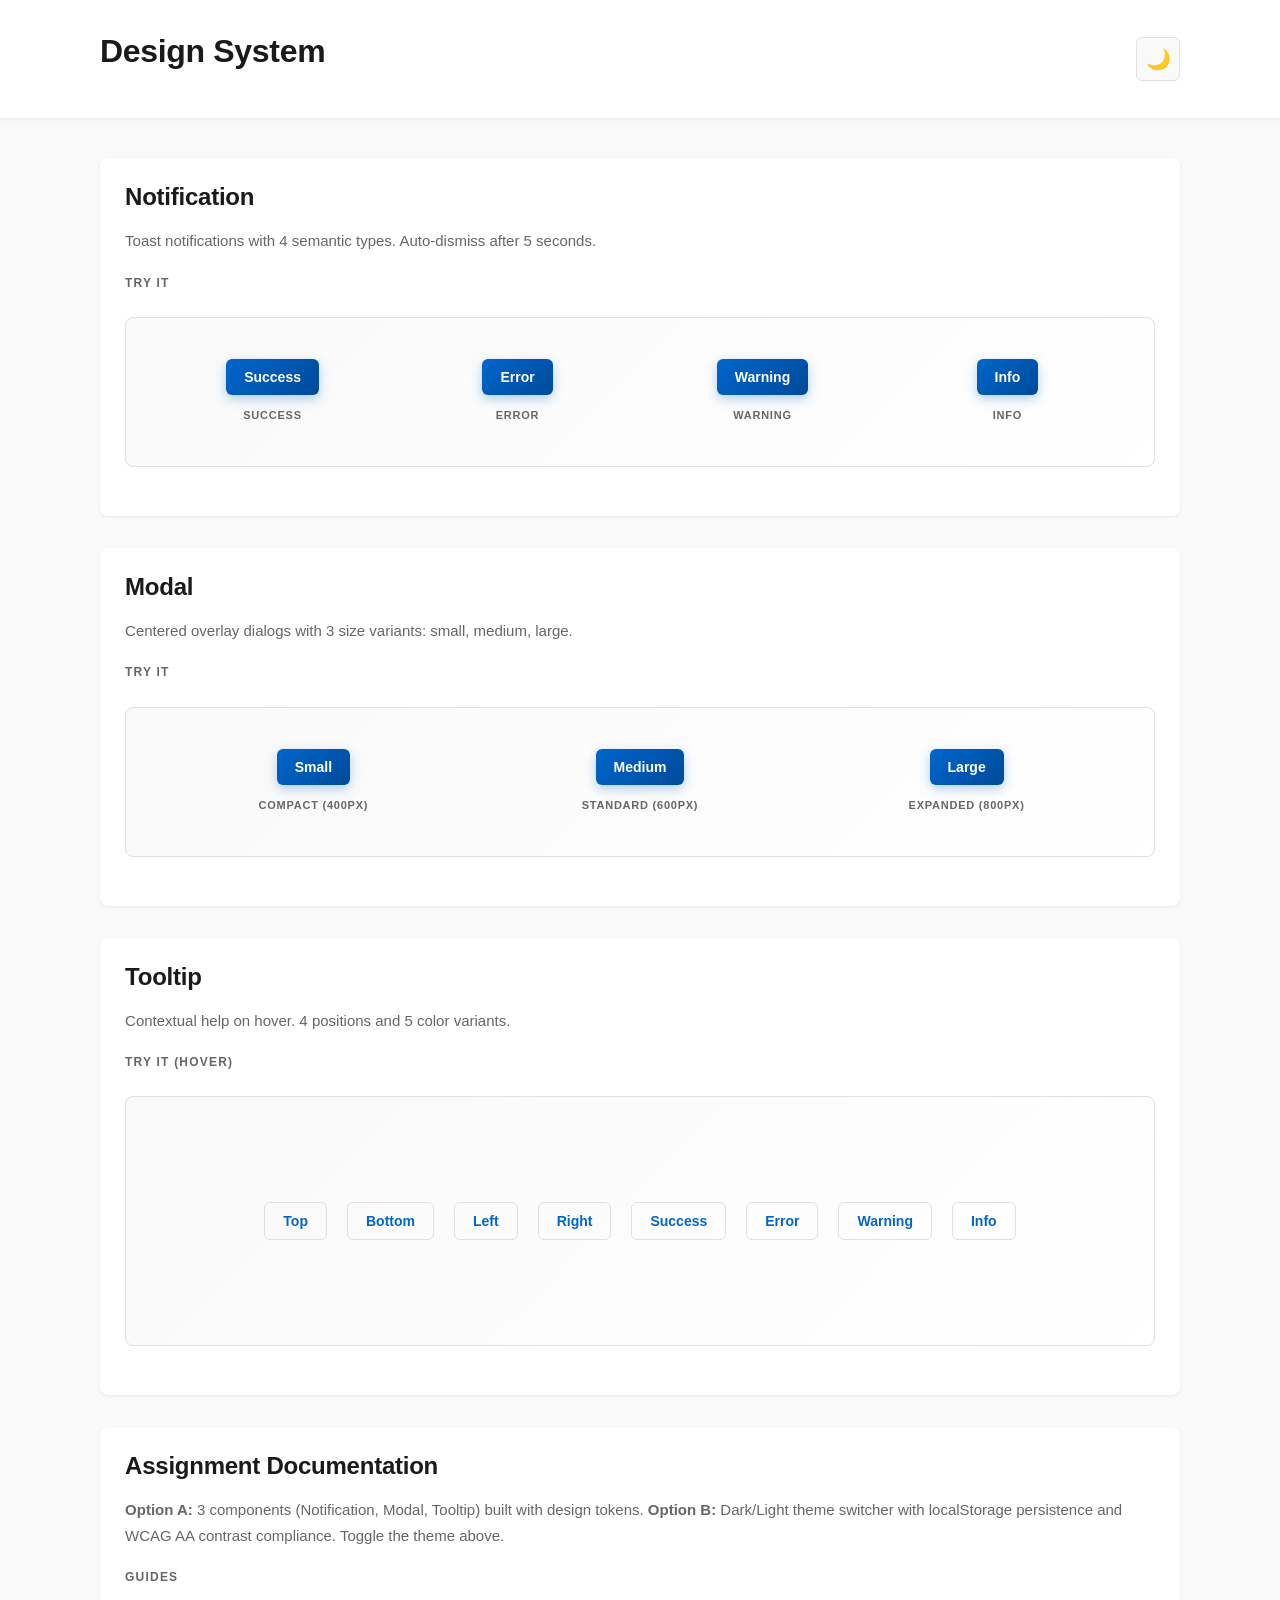
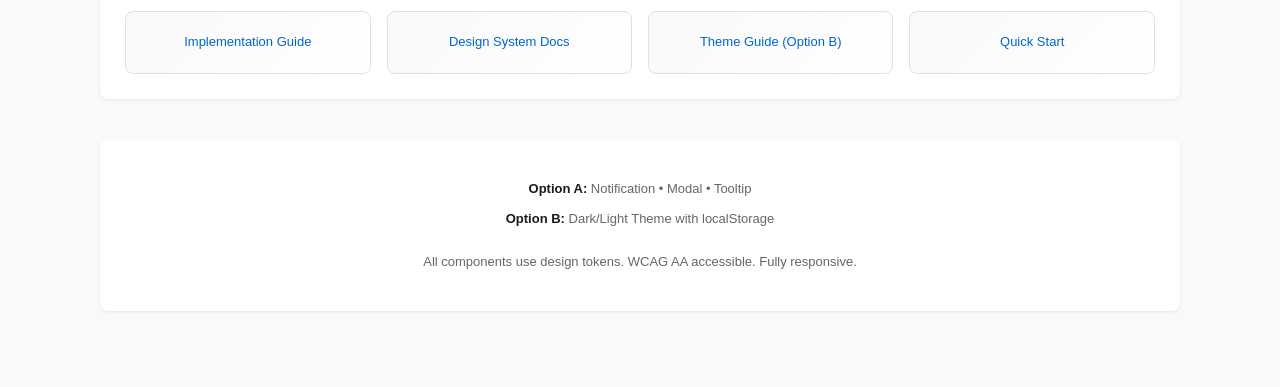
<file: index.html>
<!DOCTYPE html>
<html>
<head>
  <meta charset="UTF-8">
  <meta name="viewport" content="width=device-width, initial-scale=1.0">
  <meta http-equiv="refresh" content="0;url=assignments/02-intermediate/index.html">
  <title>Redirecting to Design System...</title>
  <style>
    body {
      font-family: -apple-system, BlinkMacSystemFont, "Segoe UI", Roboto, sans-serif;
      display: flex;
      align-items: center;
      justify-content: center;
      min-height: 100vh;
      margin: 0;
      background: linear-gradient(135deg, #667eea 0%, #764ba2 100%);
    }
    .container {
      text-align: center;
      background: white;
      padding: 40px;
      border-radius: 16px;
      box-shadow: 0 10px 40px rgba(0, 0, 0, 0.2);
    }
    h1 {
      color: #667eea;
      margin: 0 0 10px 0;
    }
    p {
      color: #666;
      margin: 10px 0;
    }
    a {
      display: inline-block;
      margin-top: 20px;
      padding: 12px 24px;
      background: linear-gradient(135deg, #667eea, #764ba2);
      color: white;
      text-decoration: none;
      border-radius: 8px;
      transition: transform 0.3s;
    }
    a:hover {
      transform: translateY(-2px);
    }
  </style>
</head>
<body>
  <div class="container">
    <h1>🚀 Redirecting...</h1>
    <p>Loading Design System - Option A & Option B</p>
    <p style="font-size: 14px; color: #999;">If you're not redirected automatically, <a href="assignments/02-intermediate/index.html">click here</a></p>
  </div>
</body>
</html>

    header p {
      font-size: 18px;
      opacity: 0.9;
    }

    .content {
      padding: 60px 40px;
    }

    .intro {
      background: #f8f9fa;
      padding: 30px;
      border-radius: 12px;
      margin-bottom: 50px;
      border-left: 4px solid #667eea;
    }

    .intro h2 {
      color: #667eea;
      margin-bottom: 15px;
    }

    .evolution-grid {
      display: grid;
      grid-template-columns: repeat(auto-fit, minmax(280px, 1fr));
      gap: 25px;
      margin-bottom: 50px;
    }

    .evolution-card {
      background: white;
      border: 2px solid #e0e0e0;
      border-radius: 12px;
      padding: 30px;
      transition: all 0.3s cubic-bezier(0.4, 0, 0.2, 1);
      position: relative;
      overflow: hidden;
    }

    .evolution-card::before {
      content: '';
      position: absolute;
      top: 0;
      left: 0;
      right: 0;
      height: 4px;
      background: linear-gradient(90deg, #667eea, #764ba2);
      transform: scaleX(0);
      transform-origin: left;
      transition: transform 0.3s;
    }

    .evolution-card:hover {
      box-shadow: 0 12px 32px rgba(102, 126, 234, 0.2);
      transform: translateY(-8px);
      border-color: #667eea;
    }

    .evolution-card:hover::before {
      transform: scaleX(1);
    }

    .card-number {
      display: inline-block;
      background: linear-gradient(135deg, #667eea, #764ba2);
      color: white;
      width: 40px;
      height: 40px;
      border-radius: 50%;
      display: flex;
      align-items: center;
      justify-content: center;
      font-weight: bold;
      font-size: 20px;
      margin-bottom: 15px;
    }

    .card-title {
      font-size: 22px;
      font-weight: 600;
      color: #333;
      margin-bottom: 15px;
    }

    .card-year {
      font-size: 14px;
      color: #999;
      margin-bottom: 12px;
    }

    .card-description {
      font-size: 14px;
      color: #666;
      margin-bottom: 20px;
      line-height: 1.6;
    }

    .card-problems {
      background: #fff3cd;
      padding: 12px;
      border-radius: 6px;
      margin-bottom: 15px;
      border-left: 3px solid #ffc107;
    }

    .card-problems strong {
      color: #d39e00;
      display: block;
      margin-bottom: 5px;
      font-size: 12px;
      text-transform: uppercase;
    }

    .card-problems p {
      font-size: 13px;
      color: #856404;
      margin: 0;
    }

    .card-solutions {
      background: #d1ecf1;
      padding: 12px;
      border-radius: 6px;
      border-left: 3px solid #17a2b8;
    }

    .card-solutions strong {
      color: #0c5460;
      display: block;
      margin-bottom: 5px;
      font-size: 12px;
      text-transform: uppercase;
    }

    .card-solutions p {
      font-size: 13px;
      color: #0c5460;
      margin: 0;
    }

    .demo-link {
      display: inline-block;
      background: linear-gradient(135deg, #667eea, #764ba2);
      color: white;
      padding: 10px 20px;
      border-radius: 6px;
      text-decoration: none;
      font-weight: 600;
      margin-top: 15px;
      transition: all 0.3s;
    }

    .demo-link:hover {
      transform: translateX(5px);
      box-shadow: 0 4px 12px rgba(102, 126, 234, 0.3);
    }

    .timeline {
      position: relative;
      padding: 40px 0;
      margin-bottom: 50px;
    }

    .timeline::before {
      content: '';
      position: absolute;
      left: 50%;
      transform: translateX(-50%);
      width: 4px;
      height: 100%;
      background: linear-gradient(180deg, #667eea, #764ba2);
      opacity: 0.3;
    }

    .comparison-table {
      width: 100%;
      border-collapse: collapse;
      margin: 30px 0;
      background: white;
    }

    .comparison-table th,
    .comparison-table td {
      padding: 15px;
      text-align: left;
      border: 1px solid #e0e0e0;
    }

    .comparison-table th {
      background: linear-gradient(135deg, #667eea, #764ba2);
      color: white;
      font-weight: 600;
    }

    .comparison-table tr:nth-child(even) {
      background: #f8f9fa;
    }

    .comparison-table tr:hover {
      background: #f0f1ff;
    }

    .feature {
      font-weight: 600;
      color: #667eea;
    }

    footer {
      background: #f8f9fa;
      padding: 30px 40px;
      text-align: center;
      color: #666;
      border-top: 1px solid #e0e0e0;
    }

    @media (max-width: 768px) {
      header h1 {
        font-size: 32px;
      }

      .content {
        padding: 30px 20px;
      }

      .evolution-grid {
        grid-template-columns: 1fr;
      }

      .comparison-table th,
      .comparison-table td {
        padding: 10px;
        font-size: 13px;
      }
    }
  </style>
</head>
<body>
  <div class="container">
    <header>
      <h1>🚀 Web Design Evolution</h1>
      <p>From Plain HTML to Modern React - A Journey Through 25+ Years of Web Technology</p>
    </header>

    <div class="content">
      <div class="intro">
        <h2>📚 Introduction</h2>
        <p>This project demonstrates how web design and development has evolved over the years. Each version builds on previous approaches, showing the progression of technologies and how each generation solved problems created by its predecessor. Navigate through each version to see how the same website changes as we apply new technologies and best practices.</p>
      </div>

      <div class="evolution-grid">
        <!-- Version 1: HTML Only -->
        <div class="evolution-card">
          <div class="card-number">1</div>
          <div class="card-title">Plain HTML</div>
          <div class="card-year">📅 1990s - Early 2000s</div>
          <div class="card-description">The beginning of the web - just semantic markup with no styling or interactivity.</div>
          
          <div class="card-problems">
            <strong>⚠️ Problems:</strong>
            <p>• No visual styling - plain text only<br>• No layout control<br>• Difficult to maintain<br>• No responsive design<br>• Repetitive code everywhere</p>
          </div>

          <div class="card-solutions">
            <strong>✓ What It Taught Us:</strong>
            <p>Semantic markup matters - HTML structure defines content meaning</p>
          </div>

          <a href="01-html-only/index.html" class="demo-link">View Demo →</a>
        </div>

        <!-- Version 2: Table Layout -->
        <div class="evolution-card">
          <div class="card-number">2</div>
          <div class="card-title">Table Layout</div>
          <div class="card-year">📅 2000-2005</div>
          <div class="card-description">Using HTML tables for page layout - a creative but problematic solution.</div>
          
          <div class="card-problems">
            <strong>⚠️ Problems:</strong>
            <p>• Tables bloat HTML<br>• Hard to maintain & modify<br>• Not responsive<br>• Accessibility nightmare<br>• Screen readers confused<br>• Load time increases</p>
          </div>

          <div class="card-solutions">
            <strong>✓ What It Taught Us:</strong>
            <p>Separation of concerns - we need a separate styling system!</p>
          </div>

          <a href="02-table-layout/index.html" class="demo-link">View Demo →</a>
        </div>

        <!-- Version 3: CSS -->
        <div class="evolution-card">
          <div class="card-number">3</div>
          <div class="card-title">HTML + CSS</div>
          <div class="card-year">📅 2005-2010</div>
          <div class="card-description">The game changer - CSS introduced proper separation of content and styling.</div>
          
          <div class="card-problems">
            <strong>⚠️ Problems:</strong>
            <p>• No interactivity<br>• Static pages only<br>• No dynamic content<br>• Manual DOM manipulation needed<br>• User interactions limited</p>
          </div>

          <div class="card-solutions">
            <strong>✓ What It Taught Us:</strong>
            <p>CSS transforms design possibilities. Now we need JavaScript for interactivity!</p>
          </div>

          <a href="03-css/index.html" class="demo-link">View Demo →</a>
        </div>

        <!-- Version 4: Vanilla JavaScript -->
        <div class="evolution-card">
          <div class="card-number">4</div>
          <div class="card-title">HTML + CSS + JavaScript</div>
          <div class="card-year">📅 2010-2012</div>
          <div class="card-description">Adding interactivity directly with vanilla JavaScript - powerful but messy.</div>
          
          <div class="card-problems">
            <strong>⚠️ Problems:</strong>
            <p>• Manual DOM manipulation<br>• Code becomes spaghetti<br>• Hard to debug<br>• Browser compatibility issues<br>• Code duplication<br>• Difficult to scale</p>
          </div>

          <div class="card-solutions">
            <strong>✓ What It Taught Us:</strong>
            <p>We need libraries/frameworks to manage DOM updates systematically!</p>
          </div>

          <a href="04-javascript/index.html" class="demo-link">View Demo →</a>
        </div>

        <!-- Version 5: jQuery -->
        <div class="evolution-card">
          <div class="card-number">5</div>
          <div class="card-title">HTML + CSS + jQuery</div>
          <div class="card-year">📅 2012-2015</div>
          <div class="card-description">jQuery simplified DOM manipulation and made cross-browser development easier.</div>
          
          <div class="card-problems">
            <strong>⚠️ Problems:</strong>
            <p>• Still imperative - tell browser HOW<br>• State management issues<br>• Large jQuery library<br>• Callbacks everywhere<br>• Hard to track data flow<br>• jQuery becoming obsolete</p>
          </div>

          <div class="card-solutions">
            <strong>✓ What It Taught Us:</strong>
            <p>Declarative approach needed - specify WHAT we want, not HOW to do it!</p>
          </div>

          <a href="05-jquery/index.html" class="demo-link">View Demo →</a>
        </div>

        <!-- Version 6: React -->
        <div class="evolution-card">
          <div class="card-number">6</div>
          <div class="card-title">HTML5 + React + CSS</div>
          <div class="card-year">📅 2015-Present</div>
          <div class="card-description">Modern component-based architecture with reactive data updates and virtual DOM.</div>
          
          <div class="card-problems">
            <strong>✓ What Was Solved:</strong>
            <p>• Declarative components<br>• Automatic re-renders<br>• Clear data flow<br>• Reusable components<br>• Easy testing<br>• Scalable architecture</p>
          </div>

          <div class="card-solutions">
            <strong>✓ Why React Wins:</strong>
            <p>Components are first-class citizens. Build UIs by composing components!</p>
          </div>

          <a href="06-react/index.html" class="demo-link">View Demo →</a>
        </div>

        <!-- Version 7: Design System -->
        <div class="evolution-card">
          <div class="card-number">7</div>
          <div class="card-title">Design System</div>
          <div class="card-year">📅 2020-Present</div>
          <div class="card-description">Scalable design system with tokens, reusable components, and consistency across projects.</div>
          
          <div class="card-problems">
            <strong>🎯 New Paradigm:</strong>
            <p>• CSS Variables (tokens)<br>• Component library<br>• Design consistency<br>• Faster development<br>• Easier maintenance<br>• Team alignment</p>
          </div>

          <div class="card-solutions">
            <strong>✓ Why Design Systems:</strong>
            <p>Single source of truth for design. Scale design across entire organization while maintaining consistency!</p>
          </div>

          <a href="07-design-system/index.html" class="demo-link">View Demo →</a>
        </div>
      </div>

      <h2 style="color: #667eea; margin: 50px 0 30px 0; font-size: 28px;">📊 Feature Comparison</h2>
      <table class="comparison-table">
        <thead>
          <tr>
            <th>Feature</th>
            <th>HTML</th>
            <th>Tables</th>
            <th>CSS</th>
            <th>Vanilla JS</th>
            <th>jQuery</th>
            <th>React</th>
            <th>Design System</th>
          </tr>
        </thead>
        <tbody>
          <tr>
            <td class="feature">Visual Styling</td>
            <td>❌</td>
            <td>❌</td>
            <td>✅</td>
            <td>✅</td>
            <td>✅</td>
            <td>✅</td>
            <td>✅✅</td>
          </tr>
          <tr>
            <td class="feature">Layout Control</td>
            <td>❌</td>
            <td>⚠️ (Hacks)</td>
            <td>✅</td>
            <td>✅</td>
            <td>✅</td>
            <td>✅</td>
            <td>✅✅</td>
          </tr>
          <tr>
            <td class="feature">Interactivity</td>
            <td>❌</td>
            <td>❌</td>
            <td>❌</td>
            <td>✅</td>
            <td>✅</td>
            <td>✅</td>
            <td>✅</td>
          </tr>
          <tr>
            <td class="feature">Maintainability</td>
            <td>✅</td>
            <td>❌</td>
            <td>✅</td>
            <td>⚠️ (Messy)</td>
            <td>✅</td>
            <td>✅✅</td>
            <td>✅✅✅</td>
          </tr>
          <tr>
            <td class="feature">Component Reusability</td>
            <td>❌</td>
            <td>❌</td>
            <td>❌</td>
            <td>❌</td>
            <td>⚠️ (Basic)</td>
            <td>✅✅</td>
            <td>✅✅✅</td>
          </tr>
          <tr>
            <td class="feature">State Management</td>
            <td>N/A</td>
            <td>N/A</td>
            <td>N/A</td>
            <td>⚠️ (Manual)</td>
            <td>⚠️ (Manual)</td>
            <td>✅ (Built-in)</td>
            <td>✅ (Token-based)</td>
          </tr>
          <tr>
            <td class="feature">Design Consistency</td>
            <td>⚠️ (Hard)</td>
            <td>⚠️ (Hard)</td>
            <td>⚠️ (Manual)</td>
            <td>⚠️ (Manual)</td>
            <td>⚠️ (Manual)</td>
            <td>⚠️ (Manual)</td>
            <td>✅✅✅</td>
          </tr>
          <tr>
            <td class="feature">Learning Curve</td>
            <td>✅ (Easy)</td>
            <td>✅ (Easy)</td>
            <td>✅ (Easy)</td>
            <td>⚠️ (Medium)</td>
            <td>✅ (Medium)</td>
            <td>⚠️ (Steeper)</td>
            <td>✅ (Medium)</td>
          </tr>
          <tr>
            <td class="feature">Team Scalability</td>
            <td>⚠️ (Limited)</td>
            <td>⚠️ (Limited)</td>
            <td>⚠️ (Limited)</td>
            <td>❌</td>
            <td>❌</td>
            <td>✅</td>
            <td>✅✅✅</td>
          </tr>
        </tbody>
      </table>

      <div style="background: #f0f1ff; padding: 30px; border-radius: 12px; margin: 50px 0; border-left: 4px solid #667eea;">
        <h2 style="color: #667eea; margin-top: 0;">💡 Key Takeaways for Students</h2>
        <ul style="margin: 20px 0; padding-left: 20px;">
          <li><strong>Each technology solved real problems:</strong> The evolution wasn't random - each step addressed limitations of the previous generation.</li>
          <li><strong>Trade-offs matter:</strong> React is powerful but requires more setup. Sometimes simpler solutions are better.</li>
          <li><strong>Foundations matter:</strong> Understanding HTML, CSS, and JavaScript is crucial before using React or any framework.</li>
          <li><strong>Tools are means, not ends:</strong> The goal is to build great user experiences. Choose tools that help achieve that goal.</li>
          <li><strong>Future tech will emerge:</strong> Today's modern stack will be tomorrow's legacy code. Stay curious and keep learning!</li>
        </ul>
      </div>
    </div>

    <footer>
      <p>🎓 Web Design Evolution Demo - Created for Design Systems UI Class</p>
      <p style="margin-top: 10px; font-size: 14px;">Each version demonstrates the same portfolio website built with different technologies</p>
    </footer>
  </div>
</body>
</html>
</file>
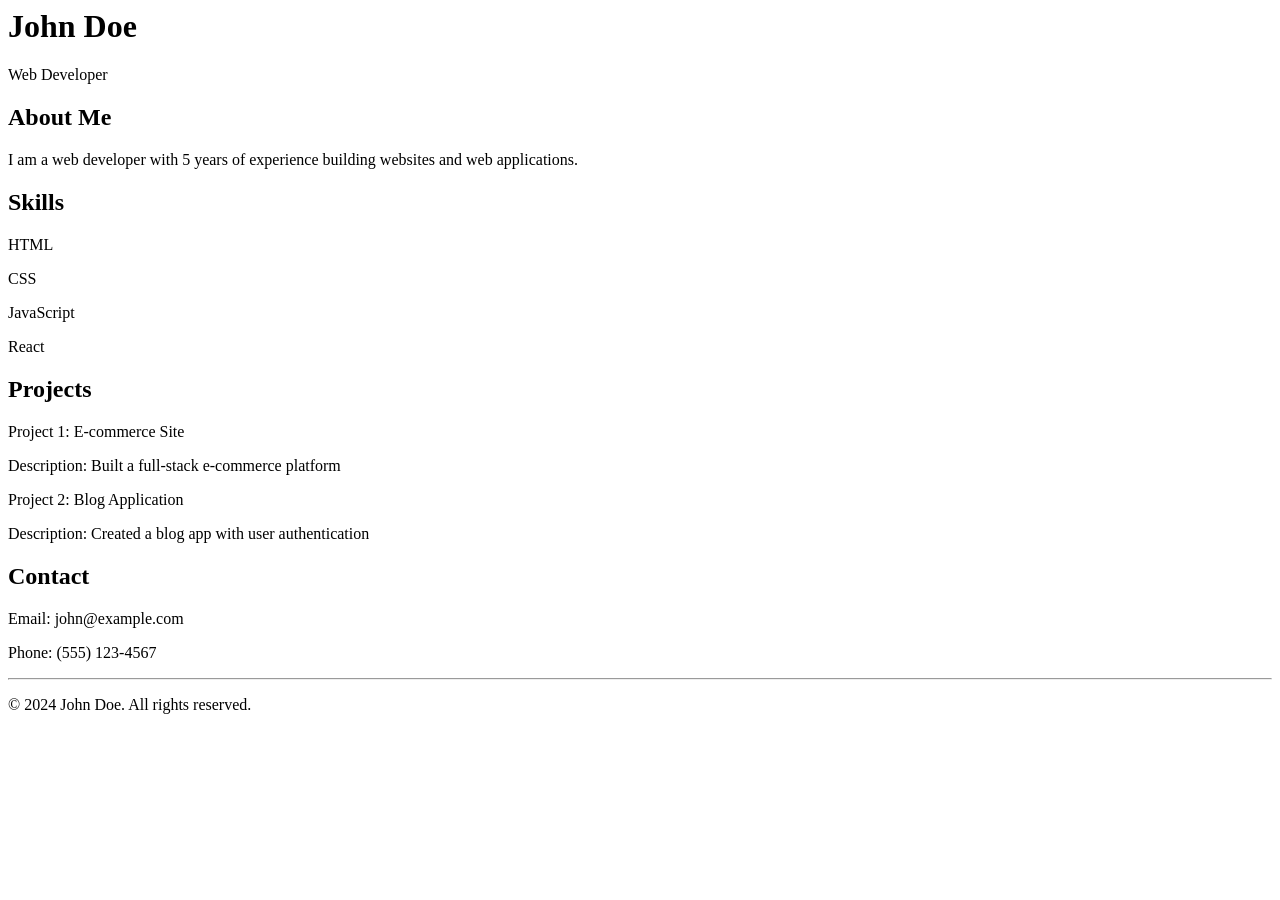
<file: 01-html-only/index.html>
<html>
<head>
  <title>My Portfolio</title>
</head>
<body>

  <h1>John Doe</h1>
  <p>Web Developer</p>

  <h2>About Me</h2>
  <p>I am a web developer with 5 years of experience building websites and web applications.</p>

  <h2>Skills</h2>
  <p>HTML</p>
  <p>CSS</p>
  <p>JavaScript</p>
  <p>React</p>

  <h2>Projects</h2>
  <p>Project 1: E-commerce Site</p>
  <p>Description: Built a full-stack e-commerce platform</p>
  <p>Project 2: Blog Application</p>
  <p>Description: Created a blog app with user authentication</p>

  <h2>Contact</h2>
  <p>Email: john@example.com</p>
  <p>Phone: (555) 123-4567</p>

  <hr>
  <p>© 2024 John Doe. All rights reserved.</p>

</body>
</html>
</file>
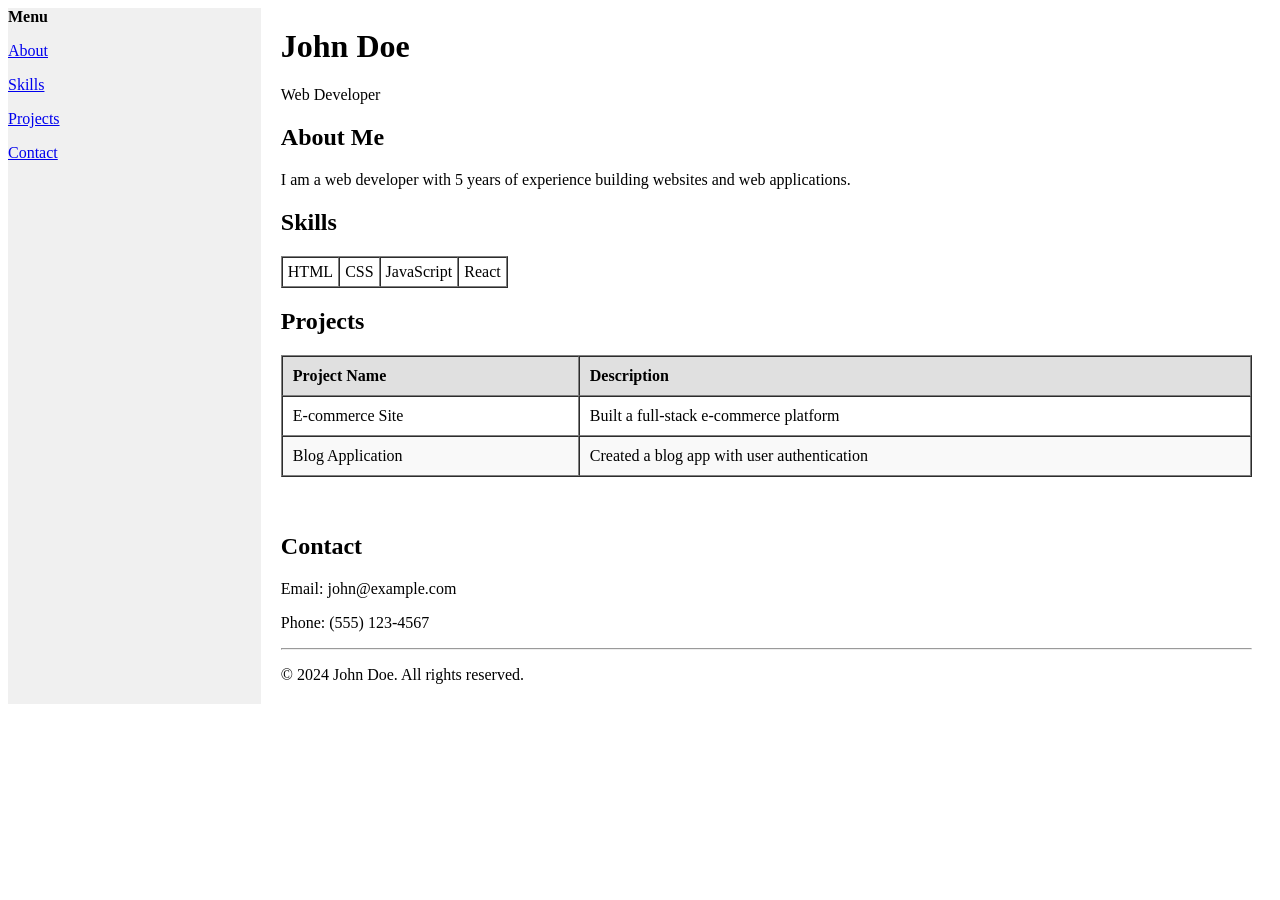
<file: 02-table-layout/index.html>
<html>
<head>
  <title>My Portfolio</title>
</head>
<body>

  <table width="100%" border="0" cellpadding="0" cellspacing="0">
    <tr>
      <td width="20%" valign="top" bgcolor="#f0f0f0">
        <!-- Sidebar Navigation -->
        <p><strong>Menu</strong></p>
        <p><a href="#about">About</a></p>
        <p><a href="#skills">Skills</a></p>
        <p><a href="#projects">Projects</a></p>
        <p><a href="#contact">Contact</a></p>
      </td>
      <td width="80%" valign="top" style="padding: 20px;">
        <!-- Main Content -->
        <h1>John Doe</h1>
        <p>Web Developer</p>

        <h2 id="about">About Me</h2>
        <p>I am a web developer with 5 years of experience building websites and web applications.</p>

        <h2 id="skills">Skills</h2>
        <table border="1" cellpadding="5" cellspacing="0">
          <tr>
            <td>HTML</td>
            <td>CSS</td>
            <td>JavaScript</td>
            <td>React</td>
          </tr>
        </table>

        <h2 id="projects">Projects</h2>
        <table border="1" cellpadding="10" cellspacing="0" width="100%">
          <tr bgcolor="#e0e0e0">
            <td><b>Project Name</b></td>
            <td><b>Description</b></td>
          </tr>
          <tr>
            <td>E-commerce Site</td>
            <td>Built a full-stack e-commerce platform</td>
          </tr>
          <tr bgcolor="#f9f9f9">
            <td>Blog Application</td>
            <td>Created a blog app with user authentication</td>
          </tr>
        </table>

        <br><br>
        <h2 id="contact">Contact</h2>
        <p>Email: john@example.com</p>
        <p>Phone: (555) 123-4567</p>

        <hr>
        <p>© 2024 John Doe. All rights reserved.</p>
      </td>
    </tr>
  </table>

</body>
</html>
</file>
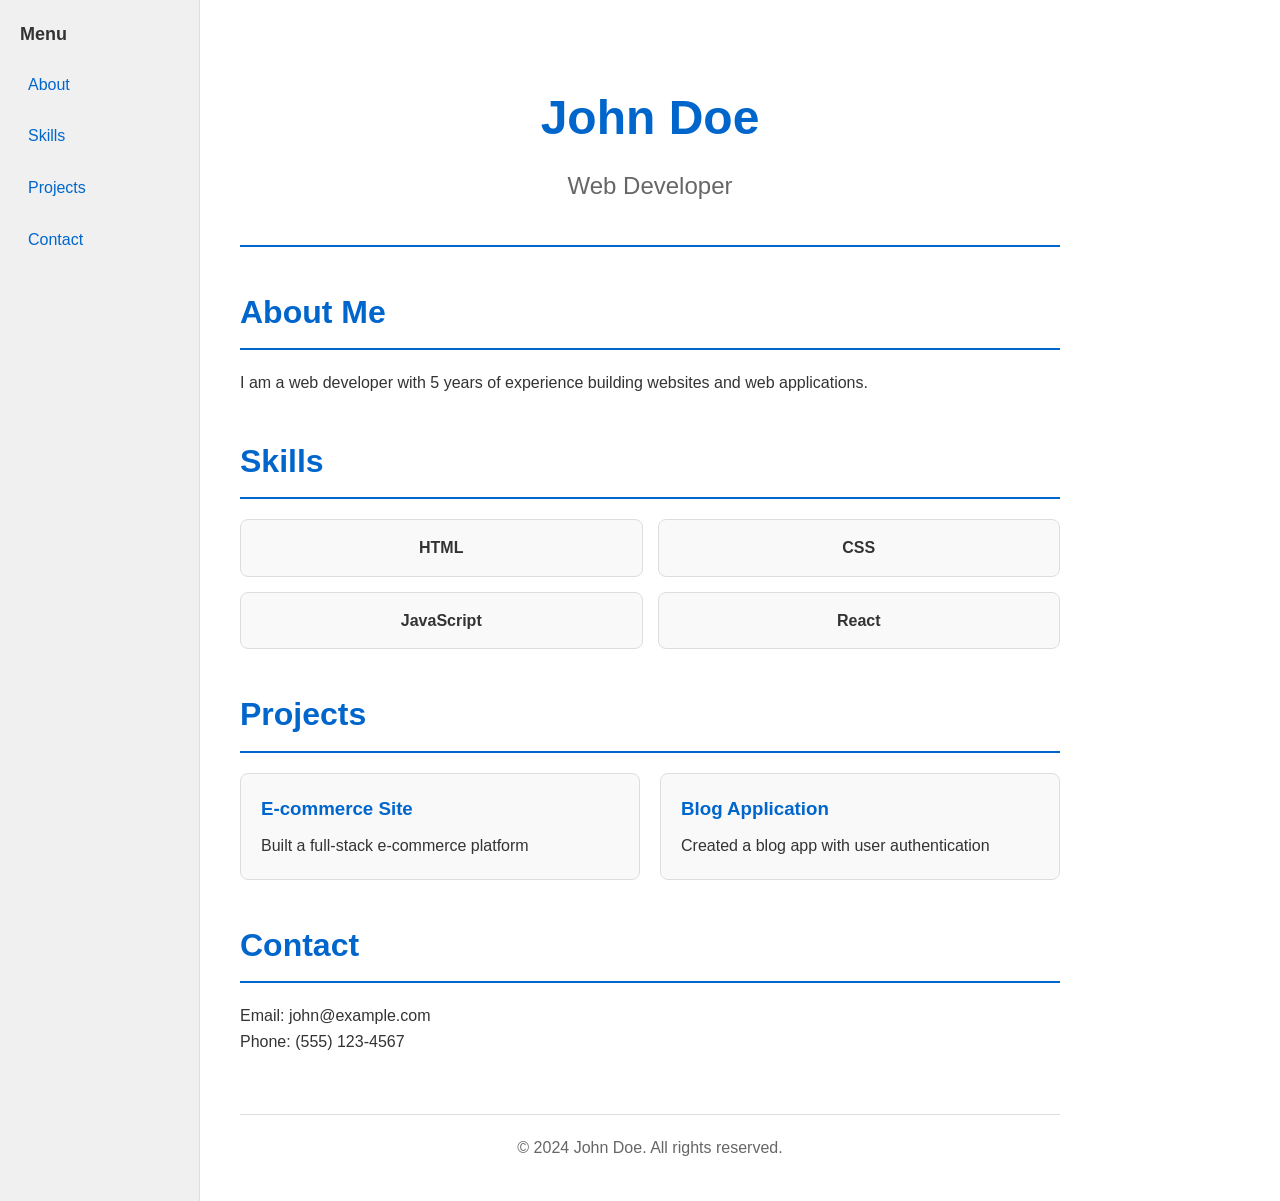
<file: 03-css/index.html>
<!DOCTYPE html>
<html>
<head>
  <title>My Portfolio</title>
  <link rel="stylesheet" href="style.css">
</head>
<body>
  <div class="container">
    <aside class="sidebar">
      <h3>Menu</h3>
      <nav>
        <a href="#about">About</a>
        <a href="#skills">Skills</a>
        <a href="#projects">Projects</a>
        <a href="#contact">Contact</a>
      </nav>
    </aside>

    <main class="content">
      <header class="hero">
        <h1>John Doe</h1>
        <p class="subtitle">Web Developer</p>
      </header>

      <section id="about">
        <h2>About Me</h2>
        <p>I am a web developer with 5 years of experience building websites and web applications.</p>
      </section>

      <section id="skills">
        <h2>Skills</h2>
        <div class="skills-grid">
          <div class="skill-card">HTML</div>
          <div class="skill-card">CSS</div>
          <div class="skill-card">JavaScript</div>
          <div class="skill-card">React</div>
        </div>
      </section>

      <section id="projects">
        <h2>Projects</h2>
        <div class="projects-grid">
          <div class="project-card">
            <h3>E-commerce Site</h3>
            <p>Built a full-stack e-commerce platform</p>
          </div>
          <div class="project-card">
            <h3>Blog Application</h3>
            <p>Created a blog app with user authentication</p>
          </div>
        </div>
      </section>

      <section id="contact">
        <h2>Contact</h2>
        <p>Email: john@example.com</p>
        <p>Phone: (555) 123-4567</p>
      </section>

      <footer>
        <p>© 2024 John Doe. All rights reserved.</p>
      </footer>
    </main>
  </div>
</body>
</html>
</file>
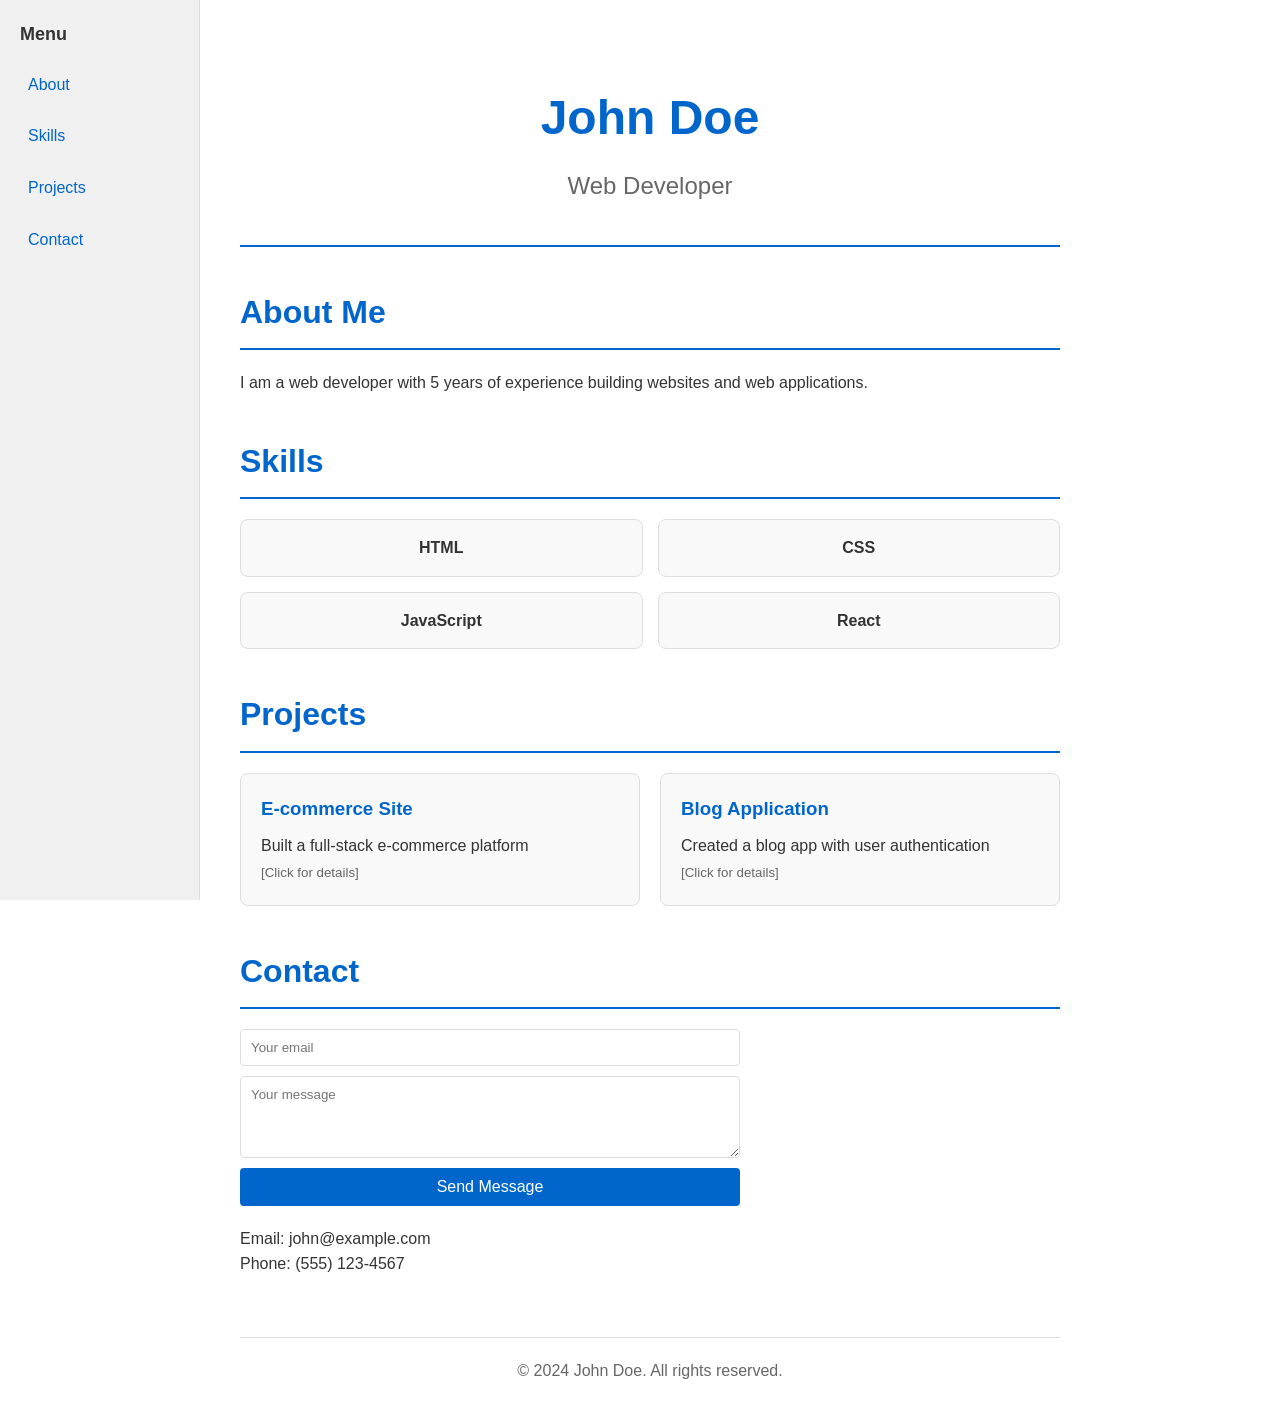
<file: 04-javascript/index.html>
<!DOCTYPE html>
<html>
<head>
  <title>My Portfolio</title>
  <link rel="stylesheet" href="style.css">
</head>
<body>
  <div class="container">
    <aside class="sidebar">
      <h3>Menu</h3>
      <nav>
        <a href="#about" onclick="scrollToSection(event)">About</a>
        <a href="#skills" onclick="scrollToSection(event)">Skills</a>
        <a href="#projects" onclick="scrollToSection(event)">Projects</a>
        <a href="#contact" onclick="scrollToSection(event)">Contact</a>
      </nav>
    </aside>

    <main class="content">
      <header class="hero">
        <h1>John Doe</h1>
        <p class="subtitle">Web Developer</p>
      </header>

      <section id="about">
        <h2>About Me</h2>
        <p>I am a web developer with 5 years of experience building websites and web applications.</p>
      </section>

      <section id="skills">
        <h2>Skills</h2>
        <div class="skills-grid">
          <div class="skill-card" onmouseover="highlightSkill(this)" onmouseout="unhighlightSkill(this)">HTML</div>
          <div class="skill-card" onmouseover="highlightSkill(this)" onmouseout="unhighlightSkill(this)">CSS</div>
          <div class="skill-card" onmouseover="highlightSkill(this)" onmouseout="unhighlightSkill(this)">JavaScript</div>
          <div class="skill-card" onmouseover="highlightSkill(this)" onmouseout="unhighlightSkill(this)">React</div>
        </div>
      </section>

      <section id="projects">
        <h2>Projects</h2>
        <div class="projects-grid">
          <div class="project-card" onclick="toggleProjectDetails(this)">
            <h3>E-commerce Site</h3>
            <p>Built a full-stack e-commerce platform</p>
            <div class="project-details" style="display: none;">
              <p><strong>Technologies:</strong> React, Node.js, MongoDB</p>
              <p><strong>Year:</strong> 2023</p>
            </div>
            <small style="color: #666; cursor: pointer;">[Click for details]</small>
          </div>
          <div class="project-card" onclick="toggleProjectDetails(this)">
            <h3>Blog Application</h3>
            <p>Created a blog app with user authentication</p>
            <div class="project-details" style="display: none;">
              <p><strong>Technologies:</strong> JavaScript, Express, PostgreSQL</p>
              <p><strong>Year:</strong> 2022</p>
            </div>
            <small style="color: #666; cursor: pointer;">[Click for details]</small>
          </div>
        </div>
      </section>

      <section id="contact">
        <h2>Contact</h2>
        <form onsubmit="handleSubmit(event)">
          <input type="email" placeholder="Your email" id="emailInput" required>
          <textarea placeholder="Your message" id="messageInput" rows="4" required></textarea>
          <button type="submit">Send Message</button>
        </form>
        <p style="margin-top: 20px;">Email: john@example.com</p>
        <p>Phone: (555) 123-4567</p>
      </section>

      <footer>
        <p>© 2024 John Doe. All rights reserved.</p>
      </footer>
    </main>
  </div>

  <script src="script.js"></script>
</body>
</html>
</file>
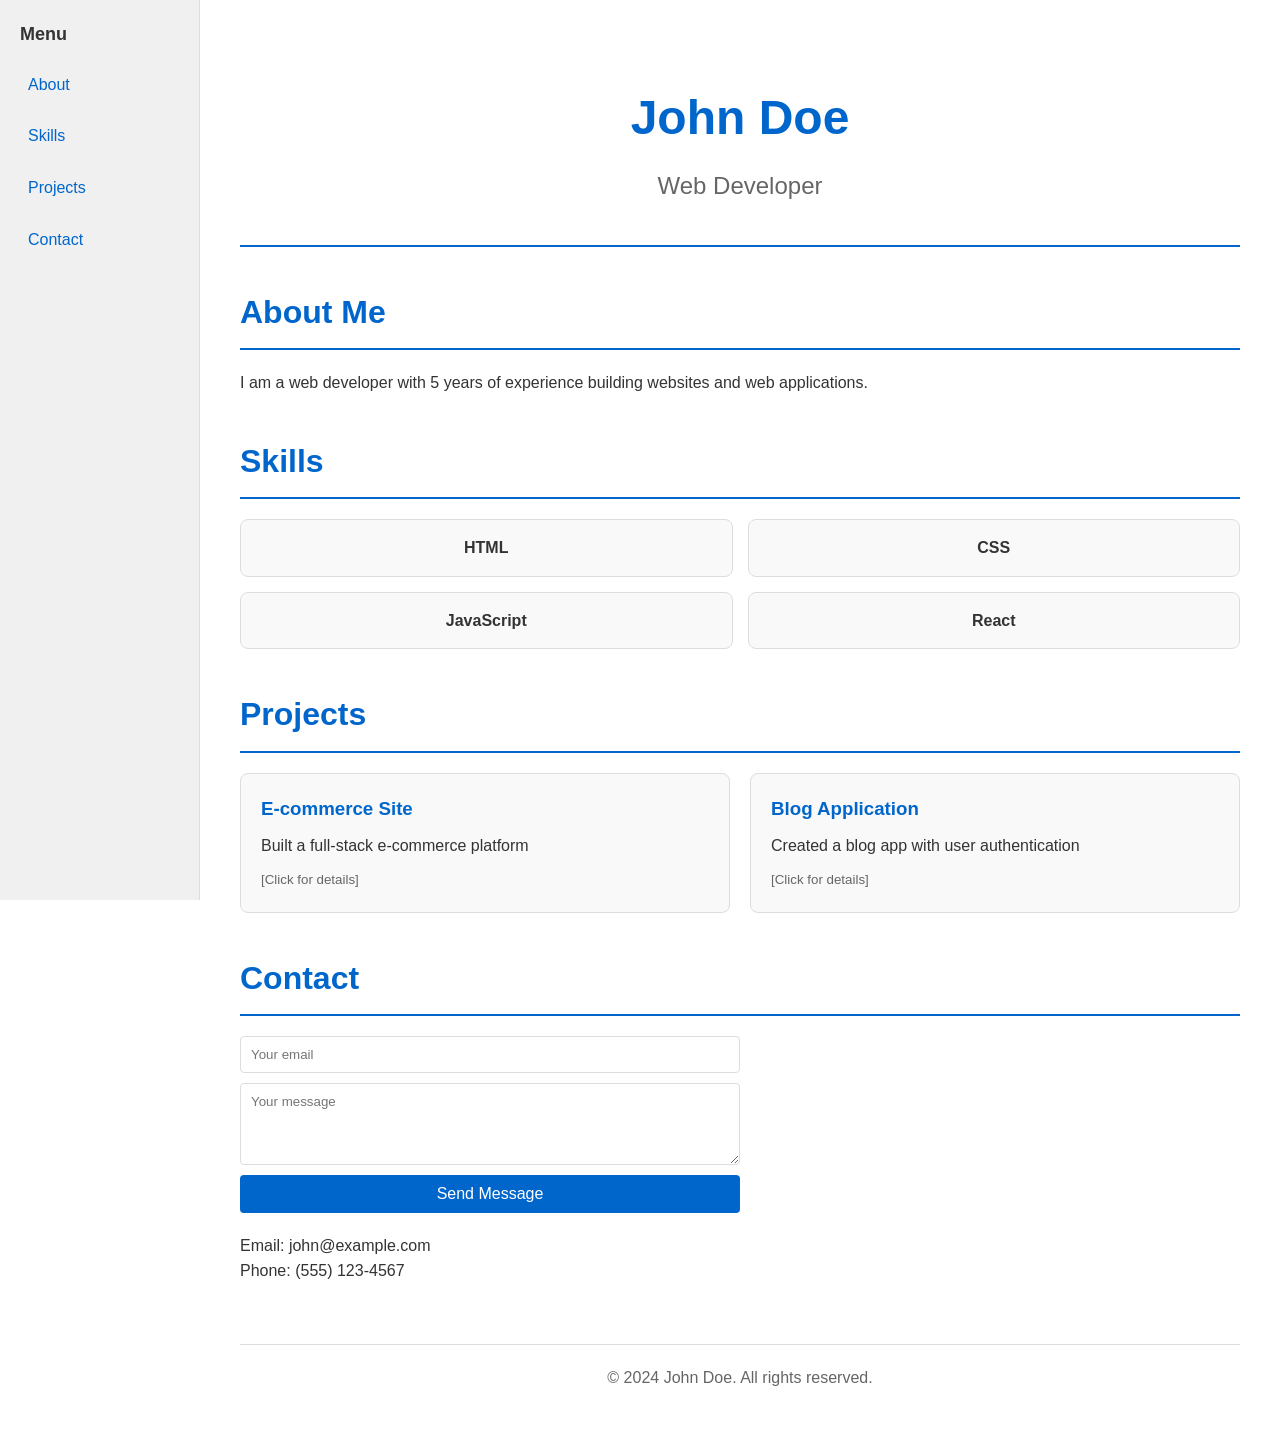
<file: 05-jquery/index.html>
<!DOCTYPE html>
<html>
<head>
  <title>My Portfolio</title>
  <link rel="stylesheet" href="style.css">
  <script src="https://code.jquery.com/jquery-3.6.0.min.js"></script>
</head>
<body>
  <div class="container">
    <aside class="sidebar">
      <h3>Menu</h3>
      <nav>
        <a href="#about" class="nav-link">About</a>
        <a href="#skills" class="nav-link">Skills</a>
        <a href="#projects" class="nav-link">Projects</a>
        <a href="#contact" class="nav-link">Contact</a>
      </nav>
    </aside>

    <main class="content">
      <header class="hero">
        <h1>John Doe</h1>
        <p class="subtitle">Web Developer</p>
      </header>

      <section id="about">
        <h2>About Me</h2>
        <p>I am a web developer with 5 years of experience building websites and web applications.</p>
      </section>

      <section id="skills">
        <h2>Skills</h2>
        <div class="skills-grid">
          <div class="skill-card">HTML</div>
          <div class="skill-card">CSS</div>
          <div class="skill-card">JavaScript</div>
          <div class="skill-card">React</div>
        </div>
      </section>

      <section id="projects">
        <h2>Projects</h2>
        <div class="projects-grid">
          <div class="project-card">
            <h3>E-commerce Site</h3>
            <p>Built a full-stack e-commerce platform</p>
            <div class="project-details" style="display: none;">
              <p><strong>Technologies:</strong> React, Node.js, MongoDB</p>
              <p><strong>Year:</strong> 2023</p>
            </div>
            <small class="toggle-details">[Click for details]</small>
          </div>
          <div class="project-card">
            <h3>Blog Application</h3>
            <p>Created a blog app with user authentication</p>
            <div class="project-details" style="display: none;">
              <p><strong>Technologies:</strong> JavaScript, Express, PostgreSQL</p>
              <p><strong>Year:</strong> 2022</p>
            </div>
            <small class="toggle-details">[Click for details]</small>
          </div>
        </div>
      </section>

      <section id="contact">
        <h2>Contact</h2>
        <form id="contactForm">
          <input type="email" placeholder="Your email" id="emailInput" required>
          <textarea placeholder="Your message" id="messageInput" rows="4" required></textarea>
          <button type="submit">Send Message</button>
          <div id="successMessage" style="display: none; color: green; margin-top: 10px;">
            ✓ Message sent successfully!
          </div>
        </form>
        <p style="margin-top: 20px;">Email: john@example.com</p>
        <p>Phone: (555) 123-4567</p>
      </section>

      <footer>
        <p>© 2024 John Doe. All rights reserved.</p>
      </footer>
    </main>
  </div>

  <script src="script.js"></script>
</body>
</html>
</file>
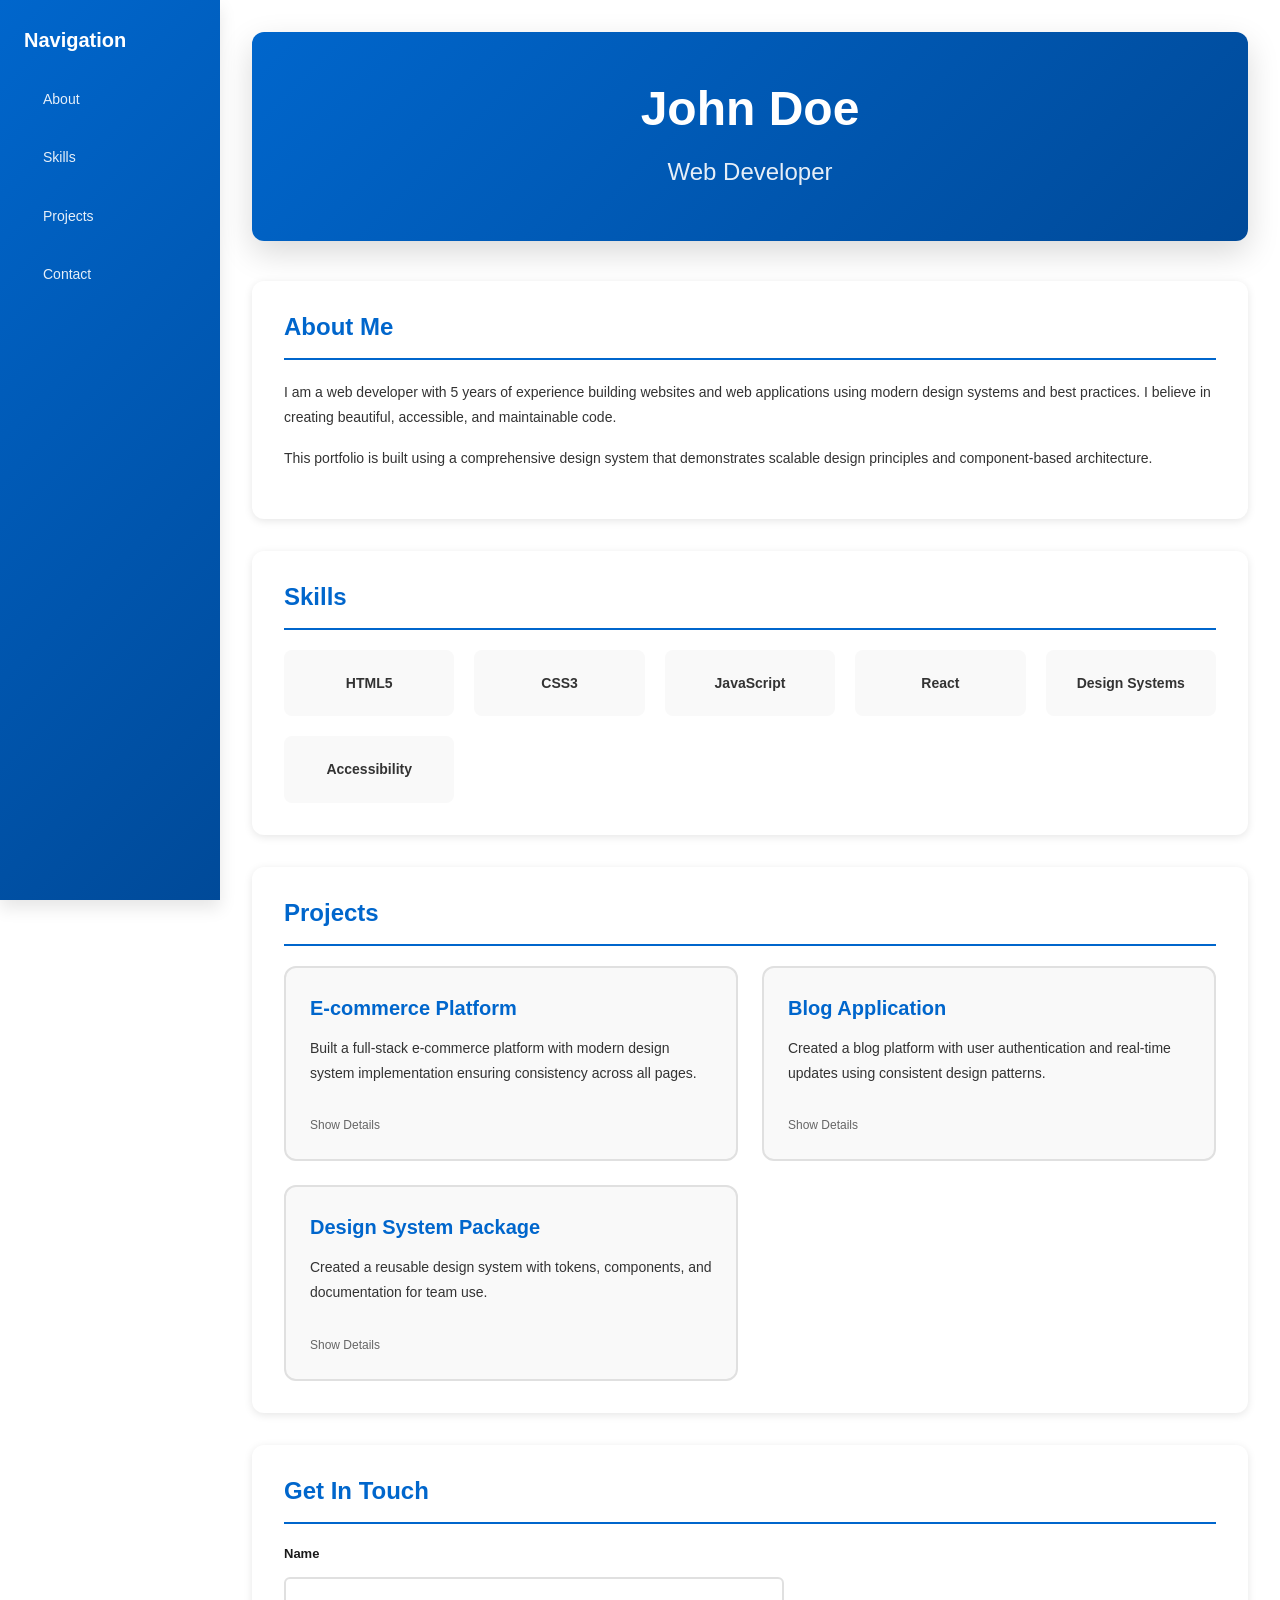
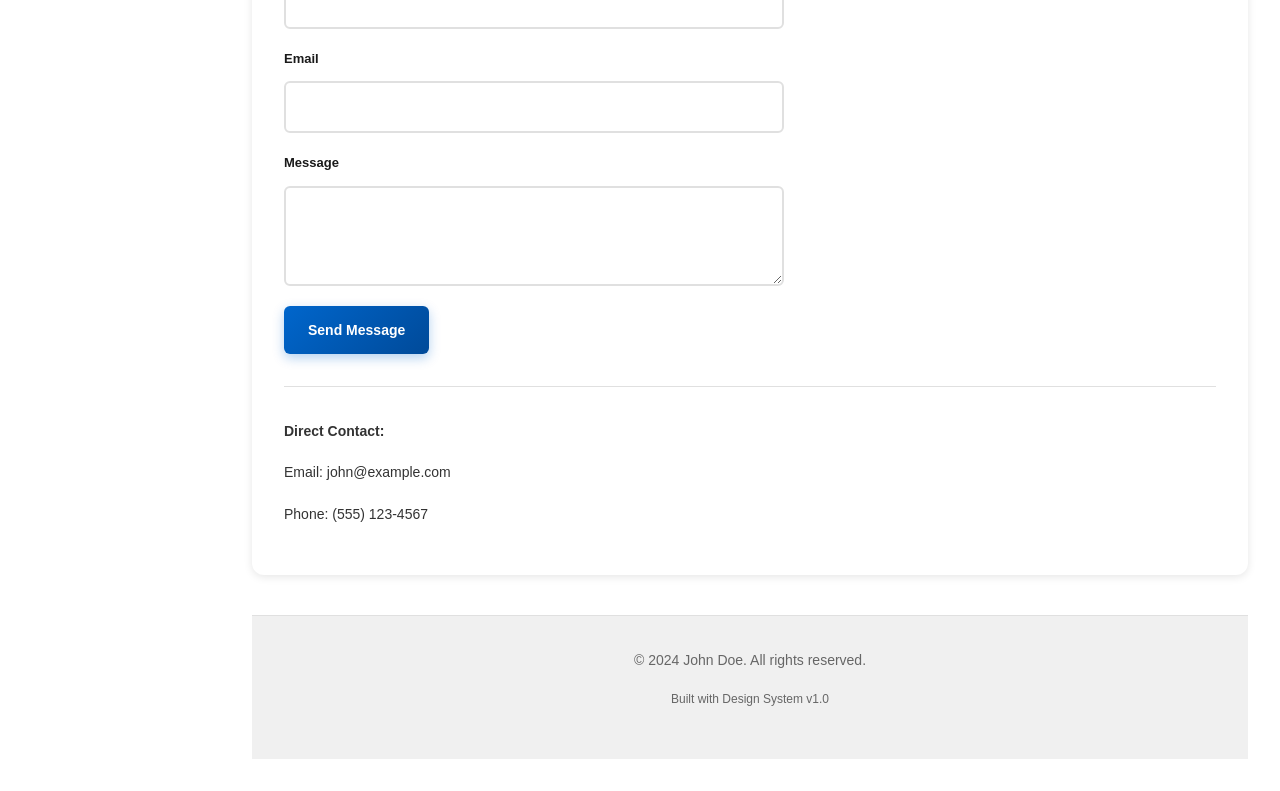
<file: 07-design-system/index.html>
<!DOCTYPE html>
<html>
<head>
  <meta charset="UTF-8">
  <meta name="viewport" content="width=device-width, initial-scale=1.0">
  <title>My Portfolio - Design System</title>
  <link rel="stylesheet" href="design-tokens.css">
  <style>
    /* Page-specific styles using design system tokens */
    
    .layout {
      display: flex;
      min-height: 100vh;
    }

    .sidebar {
      width: 220px;
      background: var(--gradient-primary);
      padding: var(--space-xl);
      position: fixed;
      height: 100vh;
      left: 0;
      top: 0;
      overflow-y: auto;
      box-shadow: var(--shadow-md);
      z-index: var(--z-sticky);
    }

    .sidebar h3 {
      color: var(--color-white);
      margin-bottom: var(--space-lg);
      font-size: var(--font-size-h3);
    }

    .nav {
      display: flex;
      flex-direction: column;
      gap: var(--space-sm);
    }

    .nav-link {
      color: rgba(255, 255, 255, 0.9);
      padding: var(--space-sm) var(--space-md);
      border-radius: var(--radius-md);
      cursor: pointer;
      transition: all var(--transition-quick);
      border-left: 3px solid transparent;
    }

    .nav-link:hover,
    .nav-link.active {
      background: rgba(255, 255, 255, 0.1);
      border-left-color: var(--color-white);
      padding-left: var(--space-lg);
    }

    .main-content {
      flex: 1;
      margin-left: 220px;
      padding: var(--space-2xl);
    }

    .hero {
      background: var(--gradient-primary);
      color: var(--color-white);
      padding: var(--space-4xl) var(--space-2xl);
      border-radius: var(--radius-xl);
      margin-bottom: var(--space-3xl);
      text-align: center;
      box-shadow: var(--shadow-lg);
    }

    .hero h1 {
      font-size: var(--font-size-display);
      color: var(--color-white);
      margin-bottom: var(--space-sm);
    }

    .hero-subtitle {
      font-size: var(--font-size-h2);
      opacity: 0.9;
      margin: 0;
    }

    section {
      background: var(--color-white);
      padding: var(--space-2xl);
      border-radius: var(--radius-xl);
      margin-bottom: var(--space-2xl);
      box-shadow: var(--shadow-sm);
    }

    section h2 {
      color: var(--color-primary);
      border-bottom: 2px solid var(--color-primary);
      padding-bottom: var(--space-md);
      margin-bottom: var(--space-lg);
    }

    .skills-showcase {
      display: grid;
      grid-template-columns: repeat(auto-fit, minmax(140px, 1fr));
      gap: var(--space-lg);
      margin-top: var(--space-lg);
    }

    .skill-item {
      background: var(--color-lighter-gray);
      padding: var(--space-lg);
      border-radius: var(--radius-lg);
      text-align: center;
      font-weight: var(--font-weight-semibold);
      transition: all var(--transition-normal);
      border: 2px solid transparent;
    }

    .skill-item:hover {
      background: var(--gradient-primary);
      color: var(--color-white);
      transform: translateY(-4px);
      box-shadow: var(--shadow-lg);
      border-color: var(--color-white);
    }

    .projects-grid {
      display: grid;
      grid-template-columns: repeat(auto-fit, minmax(300px, 1fr));
      gap: var(--space-xl);
      margin-top: var(--space-lg);
    }

    .project-item {
      background: var(--color-lighter-gray);
      padding: var(--space-xl);
      border-radius: var(--radius-xl);
      border: 2px solid var(--color-border);
      transition: all var(--transition-normal);
    }

    .project-item:hover {
      box-shadow: var(--shadow-lg);
      border-color: var(--color-primary);
      transform: translateY(-6px);
    }

    .project-item h3 {
      color: var(--color-primary);
      margin-bottom: var(--space-sm);
    }

    .project-details {
      background: var(--color-primary-lighter);
      padding: var(--space-md);
      border-radius: var(--radius-md);
      margin-top: var(--space-md);
      font-size: var(--font-size-body-sm);
      display: none;
      animation: slideDown var(--transition-normal);
    }

    .project-details.visible {
      display: block;
    }

    .toggle-btn {
      background: none;
      border: none;
      color: var(--color-gray);
      cursor: pointer;
      font-size: var(--font-size-body-sm);
      margin-top: var(--space-md);
      transition: color var(--transition-quick);
    }

    .toggle-btn:hover {
      color: var(--color-primary);
    }

    .form-group {
      margin-bottom: var(--space-lg);
    }

    .form-group label {
      display: block;
      font-size: var(--font-size-label);
      font-weight: var(--font-weight-semibold);
      margin-bottom: var(--space-sm);
      color: var(--color-charcoal);
    }

    .form-row {
      display: grid;
      gap: var(--space-lg);
    }

    .success-badge {
      display: inline-block;
      background: #ecfdf5;
      color: var(--color-success);
      padding: var(--space-sm) var(--space-md);
      border-radius: var(--radius-md);
      margin-top: var(--space-md);
      animation: slideDown var(--transition-normal);
    }

    footer {
      background: var(--color-light-gray);
      padding: var(--space-2xl);
      text-align: center;
      color: var(--color-gray);
      border-top: 1px solid var(--color-border);
      margin-top: var(--space-3xl);
    }

    @media (max-width: 768px) {
      .layout {
        flex-direction: column;
      }

      .sidebar {
        width: 100%;
        height: auto;
        position: relative;
        padding: var(--space-lg);
      }

      .main-content {
        margin-left: 0;
        padding: var(--space-lg);
      }

      .hero {
        padding: var(--space-2xl) var(--space-lg);
      }

      .hero h1 {
        font-size: var(--font-size-h1);
      }

      .skills-showcase {
        grid-template-columns: repeat(2, 1fr);
      }

      .projects-grid {
        grid-template-columns: 1fr;
      }
    }
  </style>
</head>
<body>
  <div class="layout">
    <aside class="sidebar">
      <h3>Navigation</h3>
      <nav class="nav">
        <a href="#about" class="nav-link active" onclick="navigateTo(event, 'about')">About</a>
        <a href="#skills" class="nav-link" onclick="navigateTo(event, 'skills')">Skills</a>
        <a href="#projects" class="nav-link" onclick="navigateTo(event, 'projects')">Projects</a>
        <a href="#contact" class="nav-link" onclick="navigateTo(event, 'contact')">Contact</a>
      </nav>
    </aside>

    <main class="main-content">
      <div class="hero">
        <h1>John Doe</h1>
        <p class="hero-subtitle">Web Developer</p>
      </div>

      <section id="about">
        <h2>About Me</h2>
        <p>I am a web developer with 5 years of experience building websites and web applications using modern design systems and best practices. I believe in creating beautiful, accessible, and maintainable code.</p>
        <p>This portfolio is built using a comprehensive design system that demonstrates scalable design principles and component-based architecture.</p>
      </section>

      <section id="skills">
        <h2>Skills</h2>
        <div class="skills-showcase">
          <div class="skill-item">HTML5</div>
          <div class="skill-item">CSS3</div>
          <div class="skill-item">JavaScript</div>
          <div class="skill-item">React</div>
          <div class="skill-item">Design Systems</div>
          <div class="skill-item">Accessibility</div>
        </div>
      </section>

      <section id="projects">
        <h2>Projects</h2>
        <div class="projects-grid">
          <div class="project-item">
            <h3>E-commerce Platform</h3>
            <p>Built a full-stack e-commerce platform with modern design system implementation ensuring consistency across all pages.</p>
            <button class="toggle-btn" onclick="toggleDetails(this)">Show Details</button>
            <div class="project-details">
              <p><strong>Technologies:</strong> React, Node.js, MongoDB</p>
              <p><strong>Year:</strong> 2023</p>
              <p><strong>Role:</strong> Lead Designer & Developer</p>
            </div>
          </div>

          <div class="project-item">
            <h3>Blog Application</h3>
            <p>Created a blog platform with user authentication and real-time updates using consistent design patterns.</p>
            <button class="toggle-btn" onclick="toggleDetails(this)">Show Details</button>
            <div class="project-details">
              <p><strong>Technologies:</strong> JavaScript, Express, PostgreSQL</p>
              <p><strong>Year:</strong> 2022</p>
              <p><strong>Role:</strong> Full-Stack Developer</p>
            </div>
          </div>

          <div class="project-item">
            <h3>Design System Package</h3>
            <p>Created a reusable design system with tokens, components, and documentation for team use.</p>
            <button class="toggle-btn" onclick="toggleDetails(this)">Show Details</button>
            <div class="project-details">
              <p><strong>Technologies:</strong> CSS Variables, Figma, Storybook</p>
              <p><strong>Year:</strong> 2024</p>
              <p><strong>Role:</strong> Systems Designer</p>
            </div>
          </div>
        </div>
      </section>

      <section id="contact">
        <h2>Get In Touch</h2>
        <form onsubmit="handleSubmit(event)" style="max-width: 500px;">
          <div class="form-group">
            <label for="name">Name</label>
            <input type="text" id="name" class="input" required>
          </div>

          <div class="form-group">
            <label for="email">Email</label>
            <input type="email" id="email" class="input" required>
          </div>

          <div class="form-group">
            <label for="message">Message</label>
            <textarea id="message" class="input" required></textarea>
          </div>

          <button type="submit" class="btn btn--primary">Send Message</button>
          <div id="successMsg" style="display: none;" class="success-badge">✓ Message sent successfully!</div>
        </form>

        <div style="margin-top: var(--space-2xl); padding-top: var(--space-2xl); border-top: 1px solid var(--color-border);">
          <p><strong>Direct Contact:</strong></p>
          <p>Email: john@example.com</p>
          <p>Phone: (555) 123-4567</p>
        </div>
      </section>

      <footer>
        <p>© 2024 John Doe. All rights reserved.</p>
        <p style="font-size: var(--font-size-body-sm); margin-top: var(--space-sm);">Built with Design System v1.0</p>
      </footer>
    </main>
  </div>

  <script>
    function navigateTo(event, sectionId) {
      event.preventDefault();
      
      // Update active nav link
      document.querySelectorAll('.nav-link').forEach(link => {
        link.classList.remove('active');
      });
      event.target.classList.add('active');
      
      // Smooth scroll to section
      const section = document.getElementById(sectionId);
      section.scrollIntoView({ behavior: 'smooth' });
    }

    function toggleDetails(button) {
      const details = button.nextElementSibling;
      details.classList.toggle('visible');
      button.textContent = details.classList.contains('visible') ? 'Hide Details' : 'Show Details';
    }

    function handleSubmit(event) {
      event.preventDefault();
      const name = document.getElementById('name').value;
      const email = document.getElementById('email').value;
      
      // Show success message
      const successMsg = document.getElementById('successMsg');
      successMsg.style.display = 'block';
      
      // Reset form
      event.target.reset();
      
      // Hide message after 4 seconds
      setTimeout(() => {
        successMsg.style.display = 'none';
      }, 4000);
    }

    // Update active nav on scroll
    window.addEventListener('scroll', () => {
      const sections = document.querySelectorAll('section');
      const navLinks = document.querySelectorAll('.nav-link');
      
      let current = '';
      sections.forEach(section => {
        const sectionTop = section.offsetTop;
        if (window.scrollY >= sectionTop - 100) {
          current = section.getAttribute('id');
        }
      });
      
      navLinks.forEach(link => {
        link.classList.remove('active');
        if (link.getAttribute('href') === `#${current}`) {
          link.classList.add('active');
        }
      });
    });
  </script>
</body>
</html>
</file>
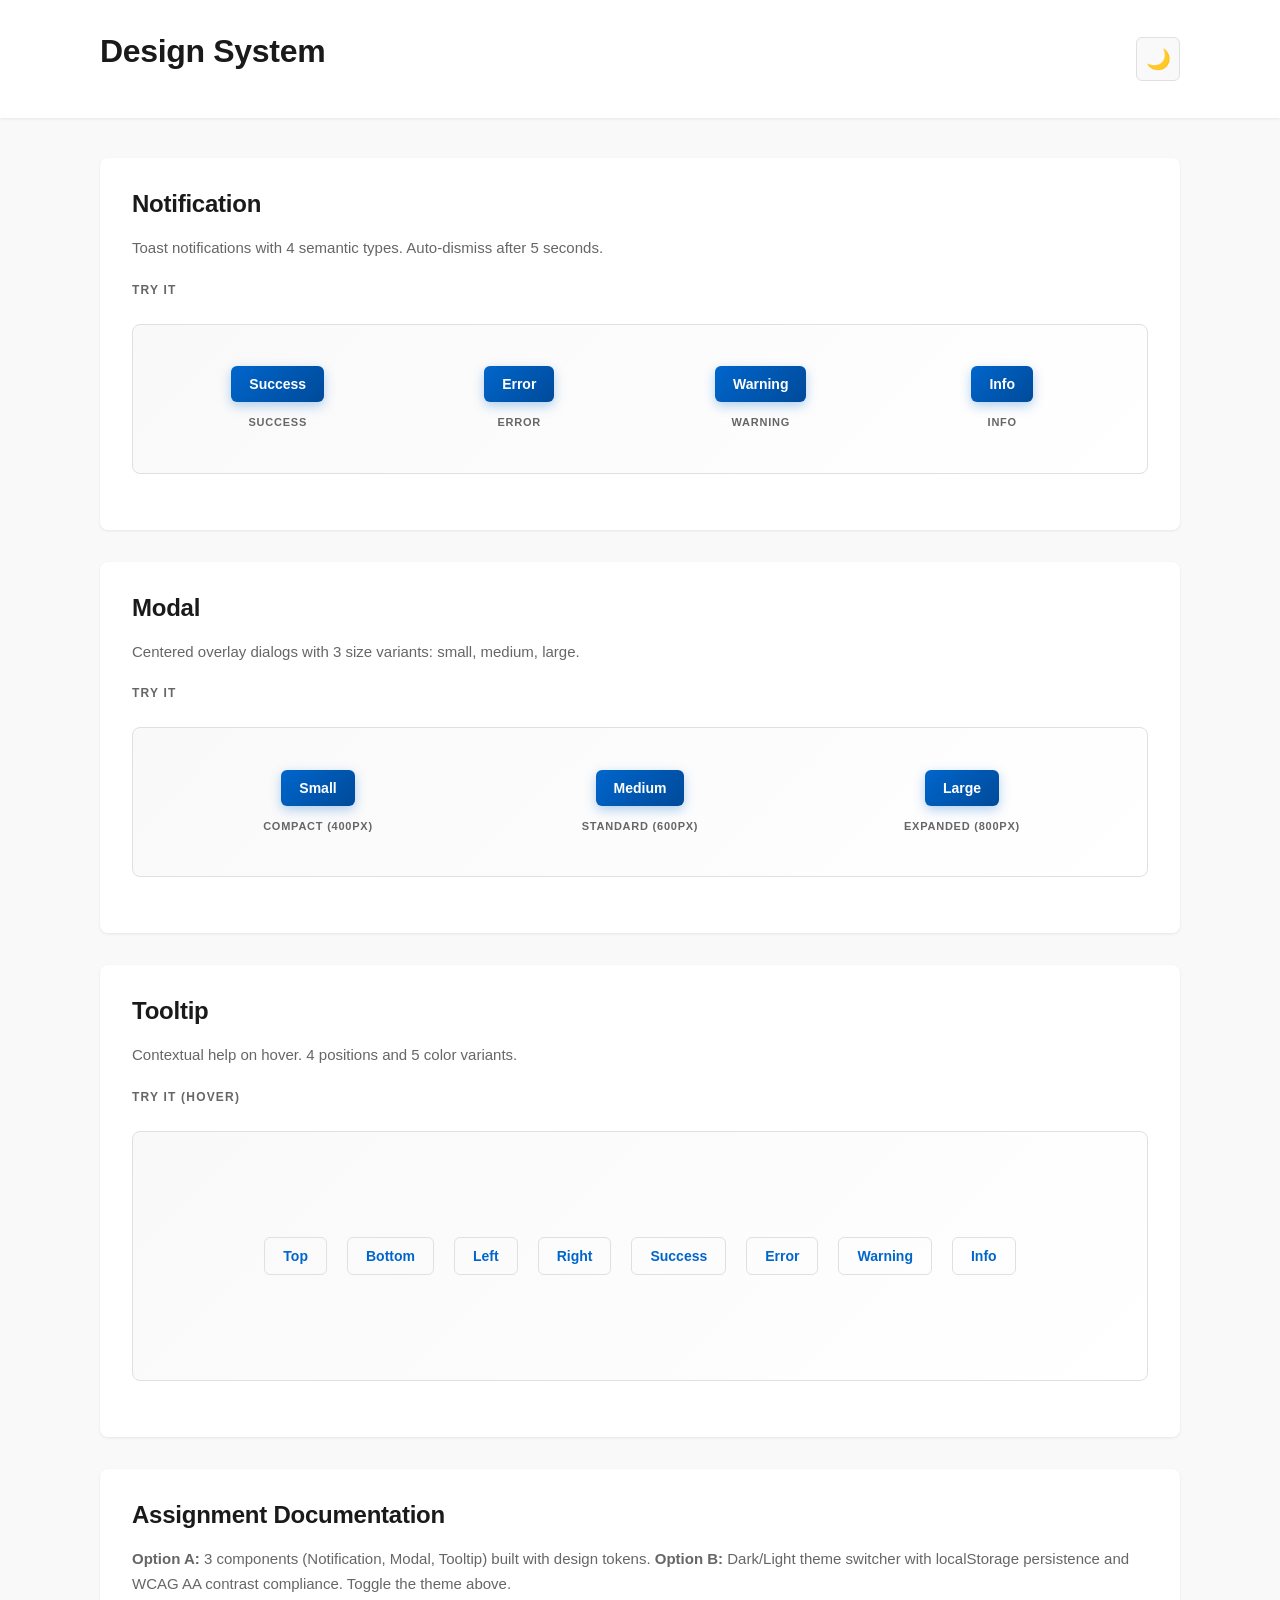
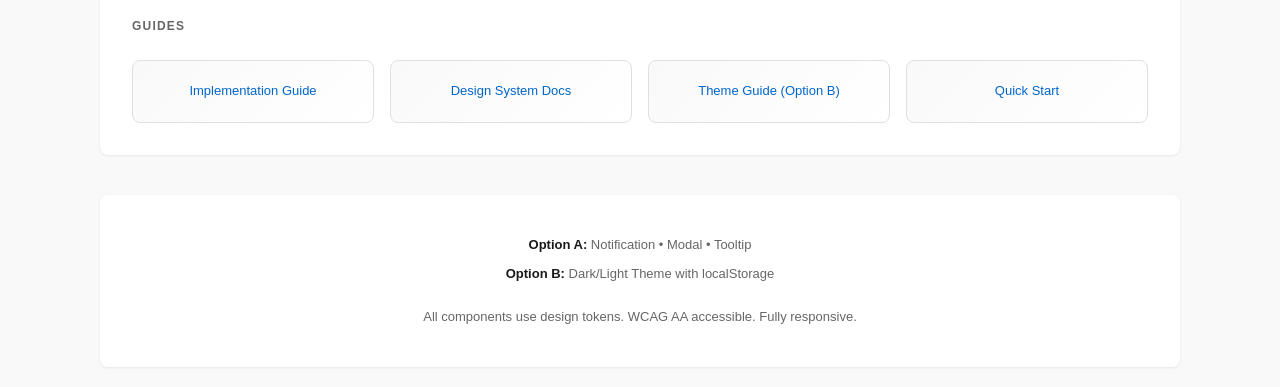
<file: assignments/02-intermediate/index.html>
<!DOCTYPE html>
<html lang="en">
<head>
    <meta charset="UTF-8">
    <meta name="viewport" content="width=device-width, initial-scale=1.0">
    <title>Design System Components Demo</title>
    
    <!-- Design System Tokens and Components -->
    <link rel="stylesheet" href="design-tokens.css">
    <link rel="stylesheet" href="components.css">
    
    <style>
        * {
            margin: 0;
            padding: 0;
            box-sizing: border-box;
        }

        html {
            scroll-behavior: smooth;
        }

        body {
            font-family: -apple-system, BlinkMacSystemFont, "Segoe UI", Roboto, "Helvetica Neue", Arial, sans-serif;
            background-color: var(--color-lighter-gray);
            color: var(--color-charcoal);
            line-height: 1.6;
            transition: background-color 0.3s ease, color 0.3s ease;
        }

        .container {
            max-width: 1120px;
            margin: 0 auto;
            padding: 0 var(--space-lg);
        }

        /* ===== HEADER ===== */
        header {
            background-color: var(--color-white);
            padding: var(--space-2xl) var(--space-lg);
            margin-bottom: var(--space-3xl);
            box-shadow: 0 1px 3px rgba(0, 0, 0, 0.08);
            position: sticky;
            top: 0;
            z-index: 100;
        }

        header .container {
            display: flex;
            justify-content: space-between;
            align-items: center;
            gap: var(--space-xl);
        }

        header h1 {
            color: var(--color-charcoal);
            font-size: 32px;
            font-weight: 700;
            letter-spacing: -0.01em;
        }

        .theme-toggle {
            padding: var(--space-md) var(--space-lg);
            background-color: var(--color-lighter-gray);
            border: 1px solid var(--color-border);
            border-radius: var(--radius-md);
            cursor: pointer;
            font-size: 20px;
            transition: all 0.2s ease;
            display: flex;
            align-items: center;
            justify-content: center;
            width: 44px;
            height: 44px;
            line-height: 1;
        }

        .theme-toggle:hover {
            background-color: var(--color-light-gray);
            border-color: var(--color-primary);
        }

        /* ===== BUTTONS ===== */
        .btn {
            padding: 10px 18px;
            border: none;
            border-radius: var(--radius-md);
            font-size: 14px;
            font-weight: 600;
            cursor: pointer;
            transition: all 0.2s ease;
            font-family: inherit;
            display: inline-block;
            text-decoration: none;
        }

        .btn--primary {
            background-color: var(--color-primary);
            color: white;
        }

        .btn--primary:hover {
            background-color: var(--color-primary-dark);
        }

        .btn--secondary {
            background-color: transparent;
            color: var(--color-primary);
            border: 1px solid var(--color-border);
        }

        .btn--secondary:hover {
            background-color: var(--color-lighter-gray);
            border-color: var(--color-primary);
        }

        /* ===== SECTIONS ===== */
        .section {
            background-color: var(--color-white);
            border-radius: 8px;
            padding: var(--space-2xl);
            margin-bottom: var(--space-2xl);
            box-shadow: 0 1px 3px rgba(0, 0, 0, 0.08);
            transition: all 0.2s ease;
        }

        .section:hover {
            box-shadow: 0 4px 12px rgba(0, 0, 0, 0.12);
        }

        .section h2 {
            color: var(--color-charcoal);
            font-size: 24px;
            font-weight: 700;
            margin-bottom: var(--space-md);
            letter-spacing: -0.01em;
        }

        .section h3 {
            margin-top: var(--space-lg);
            margin-bottom: var(--space-md);
            color: var(--color-gray);
            font-weight: 600;
            font-size: 12px;
            text-transform: uppercase;
            letter-spacing: 0.1em;
        }

        .description {
            color: var(--color-gray);
            margin-bottom: var(--space-lg);
            line-height: 1.7;
            font-size: 15px;
        }

        /* ===== DEMO AREA ===== */
        .demo-area {
            background: linear-gradient(135deg, var(--color-lighter-gray) 0%, var(--color-white) 100%);
            border: 1px solid var(--color-border);
            border-radius: 8px;
            padding: var(--space-2xl);
            margin: var(--space-xl) 0;
            min-height: 150px;
            display: flex;
            align-items: center;
            justify-content: center;
            flex-wrap: wrap;
            gap: var(--space-lg);
        }

        .demo-area--tall {
            min-height: 250px;
        }

        .demo-grid {
            display: grid;
            grid-template-columns: repeat(auto-fit, minmax(110px, 1fr));
            gap: var(--space-md);
            width: 100%;
        }

        .demo-item {
            text-align: center;
        }

        .demo-item label {
            font-size: 11px;
            color: var(--color-gray);
            text-transform: uppercase;
            letter-spacing: 0.07em;
            display: block;
            margin-top: var(--space-sm);
            font-weight: 600;
        }

        /* ===== DOCUMENTATION LINKS ===== */
        .docs-link {
            margin-top: var(--space-xl);
            display: grid;
            grid-template-columns: repeat(auto-fit, minmax(130px, 1fr));
            gap: var(--space-md);
        }

        .docs-link a {
            display: flex;
            align-items: center;
            justify-content: center;
            padding: var(--space-lg);
            background: linear-gradient(135deg, var(--color-lighter-gray) 0%, var(--color-white) 100%);
            border: 1px solid var(--color-border);
            border-radius: 8px;
            color: var(--color-primary);
            text-decoration: none;
            font-weight: 500;
            font-size: 13px;
            text-align: center;
            transition: all 0.2s ease;
        }

        .docs-link a:hover {
            background: var(--color-white);
            border-color: var(--color-primary);
            box-shadow: 0 4px 12px rgba(0, 102, 204, 0.12);
        }

        /* ===== FOOTER ===== */
        footer {
            background-color: var(--color-white);
            padding: var(--space-2xl);
            border-radius: 8px;
            text-align: center;
            color: var(--color-gray);
            box-shadow: 0 1px 3px rgba(0, 0, 0, 0.08);
            margin-top: var(--space-3xl);
            margin-bottom: var(--space-lg);
        }

        footer p {
            margin: 6px 0;
            font-size: 13px;
            line-height: 1.8;
        }

        footer p strong {
            color: var(--color-charcoal);
            font-weight: 600;
        }

        /* ===== RESPONSIVE ===== */
        @media (max-width: 768px) {
            header .container {
                flex-direction: row;
                justify-content: space-between;
            }

            header h1 {
                font-size: 24px;
            }

            .demo-grid {
                grid-template-columns: repeat(2, 1fr);
            }

            .docs-link {
                grid-template-columns: 1fr;
            }

            .section {
                padding: var(--space-lg);
            }
        }
    </style>
</head>
<body>
    <!-- Header -->
    <header>
        <div class="container">
            <h1>Design System</h1>
            <button class="theme-toggle" id="themeToggle" title="Toggle theme">
                <span id="themeIcon">🌙</span>
            </button>
        </div>
    </header>

    <div class="container">

        <!-- ========== NOTIFICATION COMPONENT ========== -->
        <section class="section">
            <h2>Notification</h2>
            <p class="description">Toast notifications with 4 semantic types. Auto-dismiss after 5 seconds.</p>

            <h3>Try it</h3>
            <div class="demo-area">
                <div class="demo-grid">
                    <div class="demo-item">
                        <button class="btn btn--primary" onclick="showNotification('success')">Success</button>
                        <label>Success</label>
                    </div>
                    <div class="demo-item">
                        <button class="btn btn--primary" onclick="showNotification('error')">Error</button>
                        <label>Error</label>
                    </div>
                    <div class="demo-item">
                        <button class="btn btn--primary" onclick="showNotification('warning')">Warning</button>
                        <label>Warning</label>
                    </div>
                    <div class="demo-item">
                        <button class="btn btn--primary" onclick="showNotification('info')">Info</button>
                        <label>Info</label>
                    </div>
                </div>
            </div>
        </section>

        <!-- ========== MODAL COMPONENT ========== -->
        <section class="section">
            <h2>Modal</h2>
            <p class="description">Centered overlay dialogs with 3 size variants: small, medium, large.</p>

            <h3>Try it</h3>
            <div class="demo-area">
                <div class="demo-grid">
                    <div class="demo-item">
                        <button class="btn btn--primary" onclick="showModal('sm')">Small</button>
                        <label>Compact (400px)</label>
                    </div>
                    <div class="demo-item">
                        <button class="btn btn--primary" onclick="showModal('md')">Medium</button>
                        <label>Standard (600px)</label>
                    </div>
                    <div class="demo-item">
                        <button class="btn btn--primary" onclick="showModal('lg')">Large</button>
                        <label>Expanded (800px)</label>
                    </div>
                </div>
            </div>
        </section>

        <!-- ========== TOOLTIP COMPONENT ========== -->
        <section class="section">
            <h2>Tooltip</h2>
            <p class="description">Contextual help on hover. 4 positions and 5 color variants.</p>

            <h3>Try it (hover)</h3>
            <div class="demo-area demo-area--tall">
                <div style="width: 100%; display: flex; flex-wrap: wrap; justify-content: center; gap: var(--space-lg);">
                    <!-- Positions -->
                    <div class="tooltip-container">
                        <button class="btn btn--secondary">Top</button>
                        <div class="tooltip tooltip--top tooltip--light">Tooltip</div>
                    </div>

                    <div class="tooltip-container">
                        <button class="btn btn--secondary">Bottom</button>
                        <div class="tooltip tooltip--bottom tooltip--light">Tooltip</div>
                    </div>

                    <div class="tooltip-container">
                        <button class="btn btn--secondary">Left</button>
                        <div class="tooltip tooltip--left tooltip--light">Tooltip</div>
                    </div>

                    <div class="tooltip-container">
                        <button class="btn btn--secondary">Right</button>
                        <div class="tooltip tooltip--right tooltip--light">Tooltip</div>
                    </div>

                    <!-- Color Variants -->
                    <div class="tooltip-container">
                        <button class="btn btn--secondary">Success</button>
                        <div class="tooltip tooltip--bottom tooltip--success">Success</div>
                    </div>

                    <div class="tooltip-container">
                        <button class="btn btn--secondary">Error</button>
                        <div class="tooltip tooltip--bottom tooltip--error">Error</div>
                    </div>

                    <div class="tooltip-container">
                        <button class="btn btn--secondary">Warning</button>
                        <div class="tooltip tooltip--bottom tooltip--warning">Warning</div>
                    </div>

                    <div class="tooltip-container">
                        <button class="btn btn--secondary">Info</button>
                        <div class="tooltip tooltip--bottom tooltip--info">Info</div>
                    </div>
                </div>
            </div>
        </section>

        <!-- ========== DOCUMENTATION ========== -->
        <section class="section">
            <h2>Assignment Documentation</h2>
            <p class="description"><strong>Option A:</strong> 3 components (Notification, Modal, Tooltip) built with design tokens. <strong>Option B:</strong> Dark/Light theme switcher with localStorage persistence and WCAG AA contrast compliance. Toggle the theme above.</p>

            <h3>Guides</h3>
            <div class="docs-link">
                <a href="IMPLEMENTATION_GUIDE.md">Implementation Guide</a>
                <a href="ENHANCED_DESIGN_SYSTEM.md">Design System Docs</a>
                <a href="THEME_GUIDE.md">Theme Guide (Option B)</a>
                <a href="README.md">Quick Start</a>
            </div>
        </section>

        <!-- Footer -->
        <footer>
            <p><strong>Option A:</strong> Notification • Modal • Tooltip</p>
            <p><strong>Option B:</strong> Dark/Light Theme with localStorage</p>
            <p style="margin-top: var(--space-lg);">All components use design tokens. WCAG AA accessible. Fully responsive.</p>
        </footer>
    </div>

    <!-- Hidden Modal for Demo -->
    <div class="modal-overlay" id="demoModal">
        <div class="modal" id="demoModalContent">
            <div class="modal__header">
                <h2 class="modal__title">Modal Dialog</h2>
                <button class="modal__close" onclick="closeModal()">&times;</button>
            </div>
            <div class="modal__body">
                <p>This is a sample modal dialog showcasing the component. It includes a header with title and close button, scrollable content area, and a footer with action buttons.</p>
                <p style="margin-top: var(--space-md);">You can click outside the modal or press Escape to close it.</p>
            </div>
            <div class="modal__footer">
                <button class="btn btn--secondary" onclick="closeModal()">Cancel</button>
                <button class="btn btn--primary" onclick="closeModal()">OK</button>
            </div>
        </div>
    </div>

    <script>
        // ===== DARK MODE THEME TOGGLE (OPTION B) =====
        const themeToggle = document.getElementById('themeToggle');
        const themeIcon = document.getElementById('themeIcon');
        const html = document.documentElement;

        // Initialize theme from localStorage or system preference
        function initializeTheme() {
            const savedTheme = localStorage.getItem('design-system-theme');
            const prefersDark = window.matchMedia('(prefers-color-scheme: dark)').matches;
            const isDarkMode = savedTheme ? savedTheme === 'dark' : prefersDark;
            
            setTheme(isDarkMode);
        }

        function setTheme(isDarkMode) {
            if (isDarkMode) {
                html.classList.add('dark-mode');
                themeIcon.textContent = '☀️';
                themeIcon.title = 'Switch to light mode';
                themeToggle.title = 'Light Mode';
                localStorage.setItem('design-system-theme', 'dark');
            } else {
                html.classList.remove('dark-mode');
                themeIcon.textContent = '🌙';
                themeIcon.title = 'Switch to dark mode';
                themeToggle.title = 'Dark Mode';
                localStorage.setItem('design-system-theme', 'light');
            }
        }

        // Toggle theme on button click
        themeToggle.addEventListener('click', () => {
            const isDarkMode = html.classList.contains('dark-mode');
            setTheme(!isDarkMode);
        });

        // Initialize theme on page load
        initializeTheme();

        // ===== COMPONENT FUNCTIONALITY =====
        // Show notification
        function showNotification(type) {
            const messages = {
                success: { title: 'Success!', message: 'Your action was completed.' },
                error: { title: 'Error!', message: 'Something went wrong. Please try again.' },
                warning: { title: 'Warning', message: 'Please review this information.' },
                info: { title: 'Information', message: 'Here is some useful information.' }
            };

            const { title, message } = messages[type];
            const icons = {
                success: '✓',
                error: '✕',
                warning: '⚠',
                info: 'ℹ'
            };

            const notification = document.createElement('div');
            notification.className = `notification notification--${type} notification--top-right`;
            notification.innerHTML = `
                <div class="notification__icon">${icons[type]}</div>
                <div class="notification__content">
                    <div class="notification__title">${title}</div>
                    <div class="notification__message">${message}</div>
                </div>
                <button class="notification__close" onclick="this.parentElement.classList.add('closing'); setTimeout(() => this.parentElement.remove(), 300);">&times;</button>
            `;

            document.body.appendChild(notification);

            // Auto-hide after 5 seconds
            setTimeout(() => {
                if (notification.parentElement) {
                    notification.classList.add('closing');
                    setTimeout(() => notification.remove(), 300);
                }
            }, 5000);
        }

        // Show modal
        function showModal(size) {
            const modal = document.getElementById('demoModal');
            const content = document.getElementById('demoModalContent');
            content.className = `modal modal--${size}`;
            modal.classList.add('active');
        }

        // Close modal
        function closeModal() {
            document.getElementById('demoModal').classList.remove('active');
        }

        // Close modal on backdrop click
        document.getElementById('demoModal').addEventListener('click', function(e) {
            if (e.target === this) {
                closeModal();
            }
        });

        // Close modal on Escape key
        document.addEventListener('keydown', function(e) {
            if (e.key === 'Escape') {
                closeModal();
            }
        });
    </script>
</body>
</html>
</file>
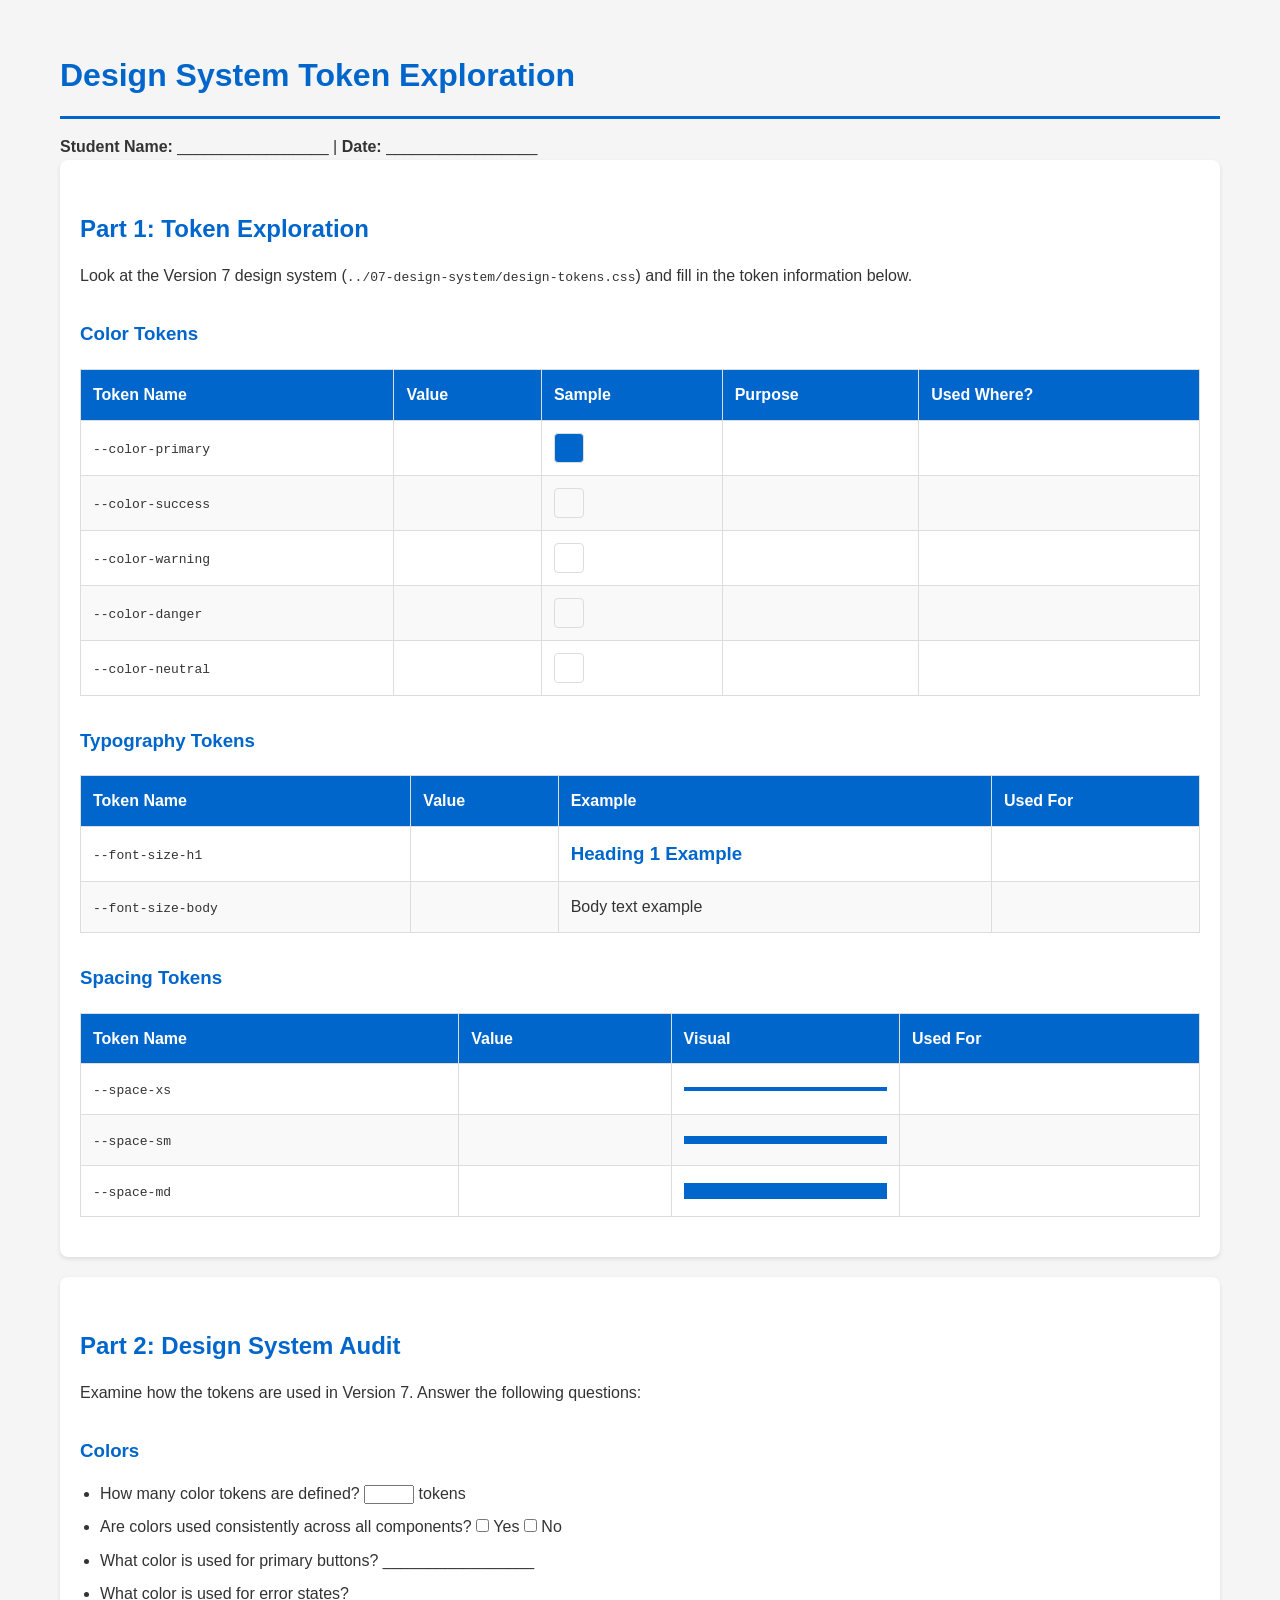
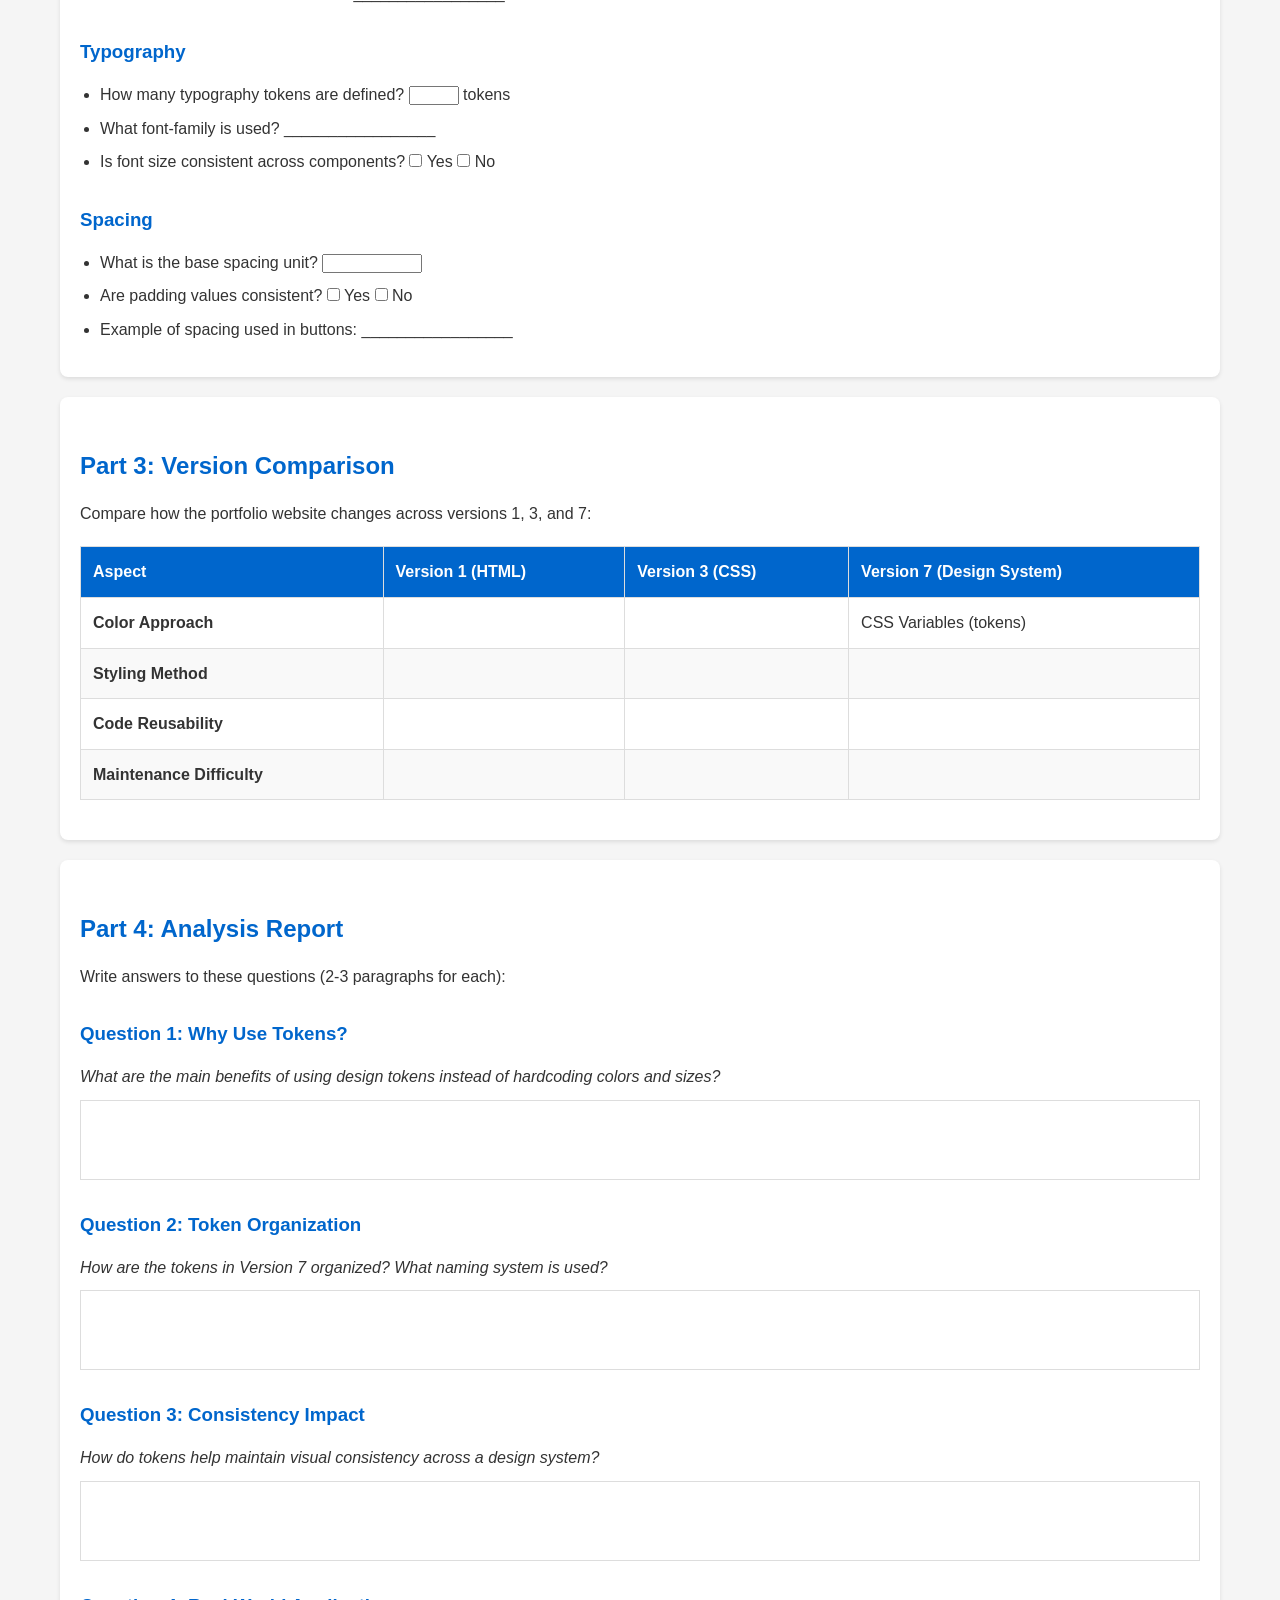
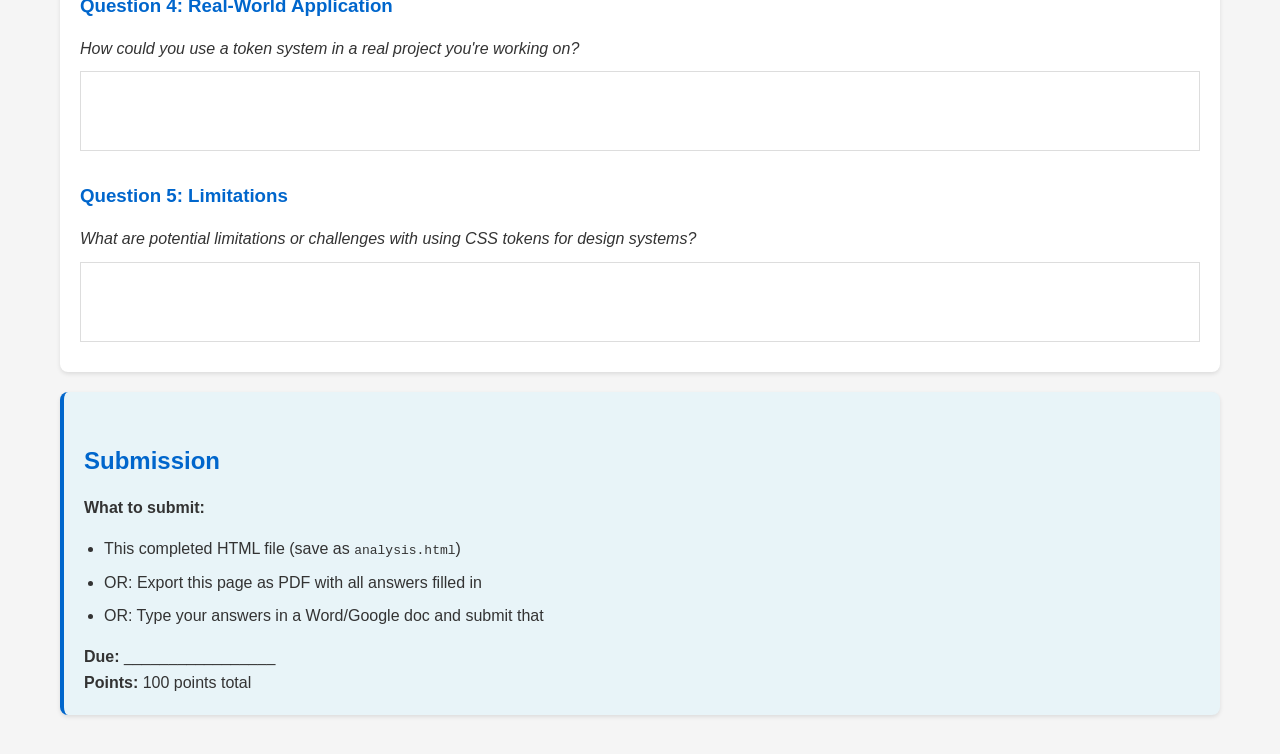
<file: assignments/01-beginner/token-exploration-template.html>
<!DOCTYPE html>
<html lang="en">
<head>
    <meta charset="UTF-8">
    <meta name="viewport" content="width=device-width, initial-scale=1.0">
    <title>Token Exploration - Analysis</title>
    <style>
        * {
            margin: 0;
            padding: 0;
            box-sizing: border-box;
        }

        body {
            font-family: Arial, sans-serif;
            background-color: #f5f5f5;
            color: #333;
            line-height: 1.6;
        }

        .container {
            max-width: 1200px;
            margin: 0 auto;
            padding: 20px;
        }

        h1, h2, h3 {
            color: #0066cc;
            margin-top: 30px;
            margin-bottom: 15px;
        }

        h1 {
            border-bottom: 3px solid #0066cc;
            padding-bottom: 15px;
        }

        .section {
            background: white;
            padding: 20px;
            margin-bottom: 20px;
            border-radius: 8px;
            box-shadow: 0 2px 4px rgba(0,0,0,0.1);
        }

        table {
            width: 100%;
            border-collapse: collapse;
            margin: 20px 0;
        }

        th, td {
            border: 1px solid #ddd;
            padding: 12px;
            text-align: left;
        }

        th {
            background-color: #0066cc;
            color: white;
            font-weight: bold;
        }

        tr:nth-child(even) {
            background-color: #f9f9f9;
        }

        .token-sample {
            display: inline-block;
            width: 30px;
            height: 30px;
            border-radius: 4px;
            border: 1px solid #ddd;
            margin-right: 10px;
            vertical-align: middle;
        }

        .code {
            background-color: #f0f0f0;
            border-left: 4px solid #0066cc;
            padding: 10px;
            margin: 10px 0;
            font-family: 'Courier New', monospace;
            overflow-x: auto;
        }

        .note {
            background-color: #fff3cd;
            border-left: 4px solid #ffc107;
            padding: 15px;
            margin: 15px 0;
        }

        .highlight {
            background-color: #ffffcc;
        }

        ul {
            margin: 15px 0;
            margin-left: 20px;
        }

        li {
            margin-bottom: 8px;
        }

        .grid-2 {
            display: grid;
            grid-template-columns: 1fr 1fr;
            gap: 20px;
            margin: 20px 0;
        }

        @media (max-width: 768px) {
            .grid-2 {
                grid-template-columns: 1fr;
            }
        }
    </style>
</head>
<body>
    <div class="container">
        <h1>Design System Token Exploration</h1>
        <p><strong>Student Name:</strong> _________________ | <strong>Date:</strong> _________________</p>

        <!-- PART 1: Token Exploration -->
        <div class="section">
            <h2>Part 1: Token Exploration</h2>
            <p>Look at the Version 7 design system (<code>../07-design-system/design-tokens.css</code>) and fill in the token information below.</p>

            <h3>Color Tokens</h3>
            <table>
                <thead>
                    <tr>
                        <th>Token Name</th>
                        <th>Value</th>
                        <th>Sample</th>
                        <th>Purpose</th>
                        <th>Used Where?</th>
                    </tr>
                </thead>
                <tbody>
                    <tr>
                        <td><code>--color-primary</code></td>
                        <td></td>
                        <td><div class="token-sample" style="background-color: #0066cc;"></div></td>
                        <td></td>
                        <td></td>
                    </tr>
                    <tr>
                        <td><code>--color-success</code></td>
                        <td></td>
                        <td><div class="token-sample"></div></td>
                        <td></td>
                        <td></td>
                    </tr>
                    <tr>
                        <td><code>--color-warning</code></td>
                        <td></td>
                        <td><div class="token-sample"></div></td>
                        <td></td>
                        <td></td>
                    </tr>
                    <tr>
                        <td><code>--color-danger</code></td>
                        <td></td>
                        <td><div class="token-sample"></div></td>
                        <td></td>
                        <td></td>
                    </tr>
                    <tr>
                        <td><code>--color-neutral</code></td>
                        <td></td>
                        <td><div class="token-sample"></div></td>
                        <td></td>
                        <td></td>
                    </tr>
                </tbody>
            </table>

            <h3>Typography Tokens</h3>
            <table>
                <thead>
                    <tr>
                        <th>Token Name</th>
                        <th>Value</th>
                        <th>Example</th>
                        <th>Used For</th>
                    </tr>
                </thead>
                <tbody>
                    <tr>
                        <td><code>--font-size-h1</code></td>
                        <td></td>
                        <td><h3 style="margin: 0;">Heading 1 Example</h3></td>
                        <td></td>
                    </tr>
                    <tr>
                        <td><code>--font-size-body</code></td>
                        <td></td>
                        <td>Body text example</td>
                        <td></td>
                    </tr>
                </tbody>
            </table>

            <h3>Spacing Tokens</h3>
            <table>
                <thead>
                    <tr>
                        <th>Token Name</th>
                        <th>Value</th>
                        <th>Visual</th>
                        <th>Used For</th>
                    </tr>
                </thead>
                <tbody>
                    <tr>
                        <td><code>--space-xs</code></td>
                        <td></td>
                        <td><div style="height: 4px; background-color: #0066cc;"></div></td>
                        <td></td>
                    </tr>
                    <tr>
                        <td><code>--space-sm</code></td>
                        <td></td>
                        <td><div style="height: 8px; background-color: #0066cc;"></div></td>
                        <td></td>
                    </tr>
                    <tr>
                        <td><code>--space-md</code></td>
                        <td></td>
                        <td><div style="height: 16px; background-color: #0066cc;"></div></td>
                        <td></td>
                    </tr>
                </tbody>
            </table>
        </div>

        <!-- PART 2: Design System Audit -->
        <div class="section">
            <h2>Part 2: Design System Audit</h2>
            <p>Examine how the tokens are used in Version 7. Answer the following questions:</p>

            <h3>Colors</h3>
            <ul>
                <li>How many color tokens are defined? <input type="text" style="width: 50px;"> tokens</li>
                <li>Are colors used consistently across all components? <input type="checkbox"> Yes <input type="checkbox"> No</li>
                <li>What color is used for primary buttons? _________________</li>
                <li>What color is used for error states? _________________</li>
            </ul>

            <h3>Typography</h3>
            <ul>
                <li>How many typography tokens are defined? <input type="text" style="width: 50px;"> tokens</li>
                <li>What font-family is used? _________________</li>
                <li>Is font size consistent across components? <input type="checkbox"> Yes <input type="checkbox"> No</li>
            </ul>

            <h3>Spacing</h3>
            <ul>
                <li>What is the base spacing unit? <input type="text" style="width: 100px;"></li>
                <li>Are padding values consistent? <input type="checkbox"> Yes <input type="checkbox"> No</li>
                <li>Example of spacing used in buttons: _________________</li>
            </ul>
        </div>

        <!-- PART 3: Comparison -->
        <div class="section">
            <h2>Part 3: Version Comparison</h2>
            <p>Compare how the portfolio website changes across versions 1, 3, and 7:</p>

            <table>
                <thead>
                    <tr>
                        <th>Aspect</th>
                        <th>Version 1 (HTML)</th>
                        <th>Version 3 (CSS)</th>
                        <th>Version 7 (Design System)</th>
                    </tr>
                </thead>
                <tbody>
                    <tr>
                        <td><strong>Color Approach</strong></td>
                        <td></td>
                        <td></td>
                        <td>CSS Variables (tokens)</td>
                    </tr>
                    <tr>
                        <td><strong>Styling Method</strong></td>
                        <td></td>
                        <td></td>
                        <td></td>
                    </tr>
                    <tr>
                        <td><strong>Code Reusability</strong></td>
                        <td></td>
                        <td></td>
                        <td></td>
                    </tr>
                    <tr>
                        <td><strong>Maintenance Difficulty</strong></td>
                        <td></td>
                        <td></td>
                        <td></td>
                    </tr>
                </tbody>
            </table>
        </div>

        <!-- PART 4: Analysis -->
        <div class="section">
            <h2>Part 4: Analysis Report</h2>
            <p>Write answers to these questions (2-3 paragraphs for each):</p>

            <h3>Question 1: Why Use Tokens?</h3>
            <p><em>What are the main benefits of using design tokens instead of hardcoding colors and sizes?</em></p>
            <div class="code" style="min-height: 80px; background: white; border: 1px solid #ddd; padding: 15px;">
                <!-- Your answer here -->
            </div>

            <h3>Question 2: Token Organization</h3>
            <p><em>How are the tokens in Version 7 organized? What naming system is used?</em></p>
            <div class="code" style="min-height: 80px; background: white; border: 1px solid #ddd; padding: 15px;">
                <!-- Your answer here -->
            </div>

            <h3>Question 3: Consistency Impact</h3>
            <p><em>How do tokens help maintain visual consistency across a design system?</em></p>
            <div class="code" style="min-height: 80px; background: white; border: 1px solid #ddd; padding: 15px;">
                <!-- Your answer here -->
            </div>

            <h3>Question 4: Real-World Application</h3>
            <p><em>How could you use a token system in a real project you're working on?</em></p>
            <div class="code" style="min-height: 80px; background: white; border: 1px solid #ddd; padding: 15px;">
                <!-- Your answer here -->
            </div>

            <h3>Question 5: Limitations</h3>
            <p><em>What are potential limitations or challenges with using CSS tokens for design systems?</em></p>
            <div class="code" style="min-height: 80px; background: white; border: 1px solid #ddd; padding: 15px;">
                <!-- Your answer here -->
            </div>
        </div>

        <!-- Submission Section -->
        <div class="section" style="background-color: #e8f4f8; border-left: 4px solid #0066cc;">
            <h2>Submission</h2>
            <p><strong>What to submit:</strong></p>
            <ul>
                <li>This completed HTML file (save as <code>analysis.html</code>)</li>
                <li>OR: Export this page as PDF with all answers filled in</li>
                <li>OR: Type your answers in a Word/Google doc and submit that</li>
            </ul>
            <p><strong>Due:</strong> _________________</p>
            <p><strong>Points:</strong> 100 points total</p>
        </div>
    </div>
</body>
</html>
</file>
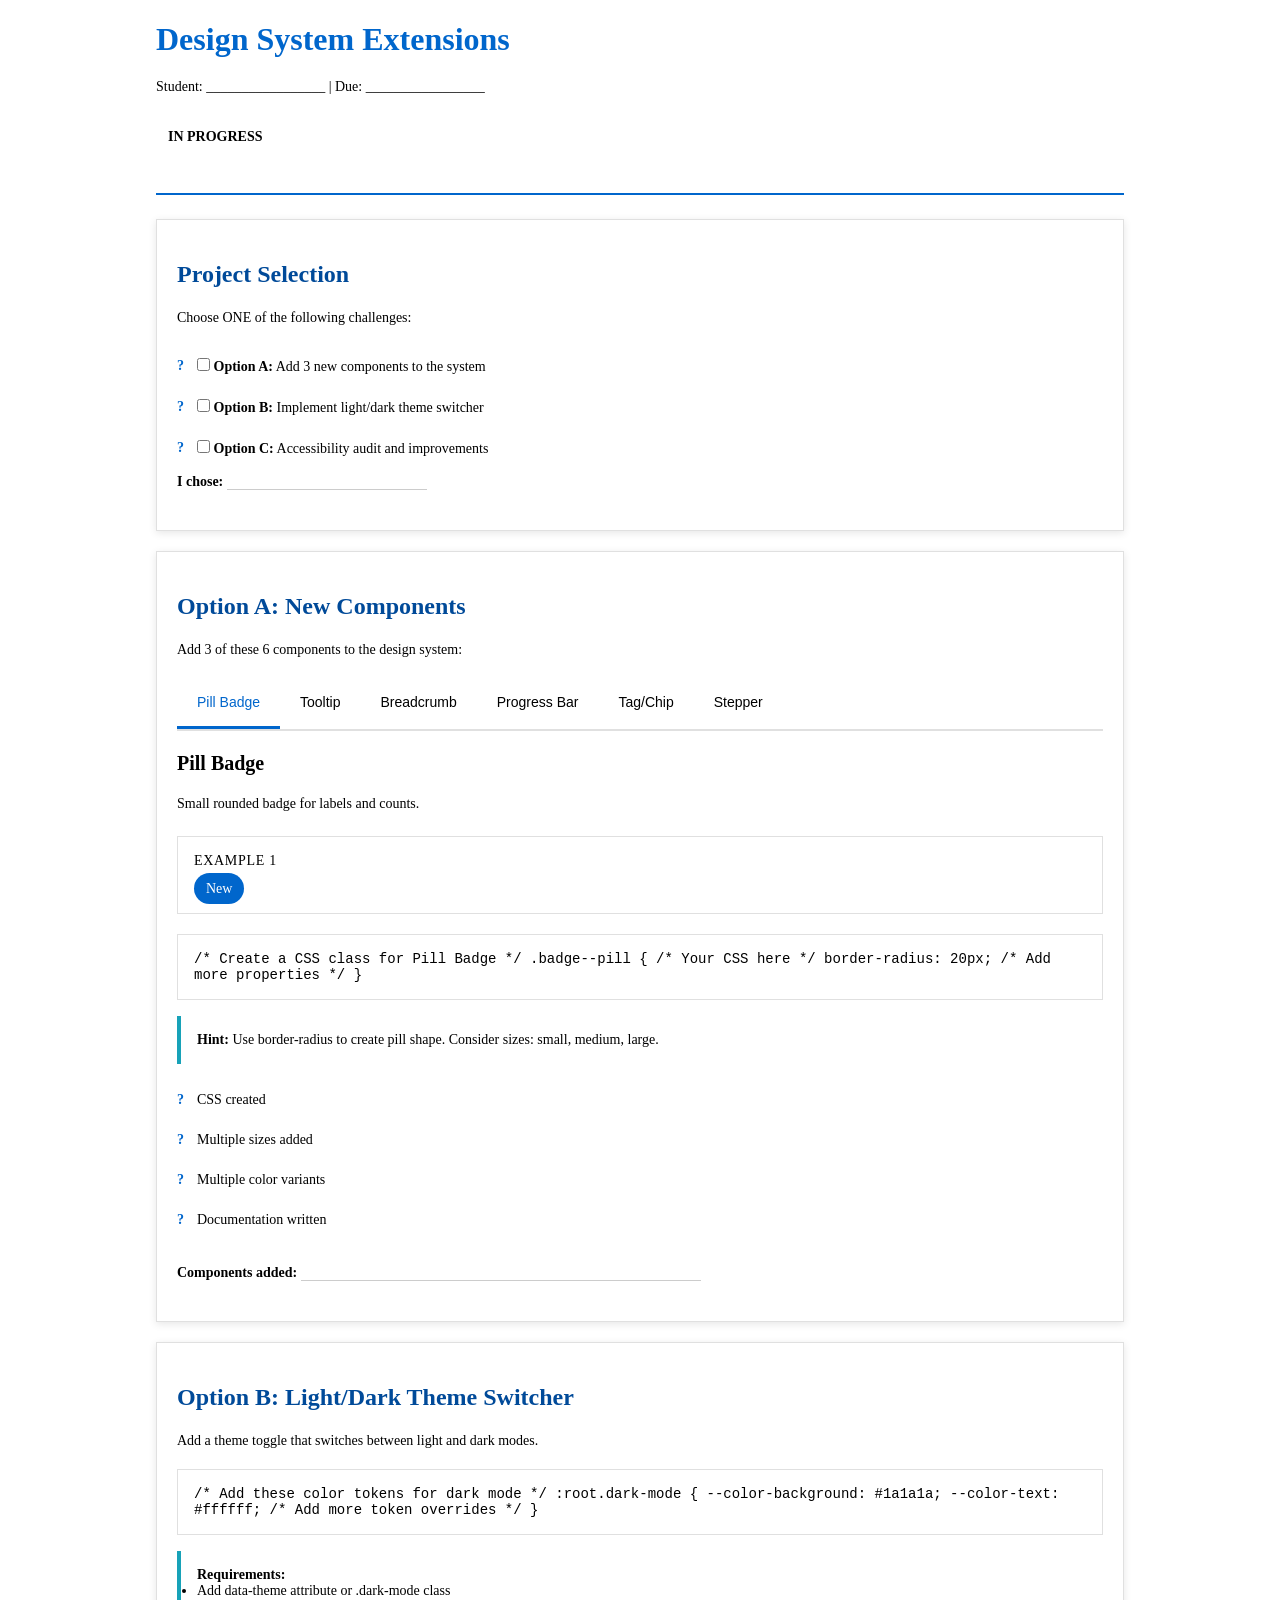
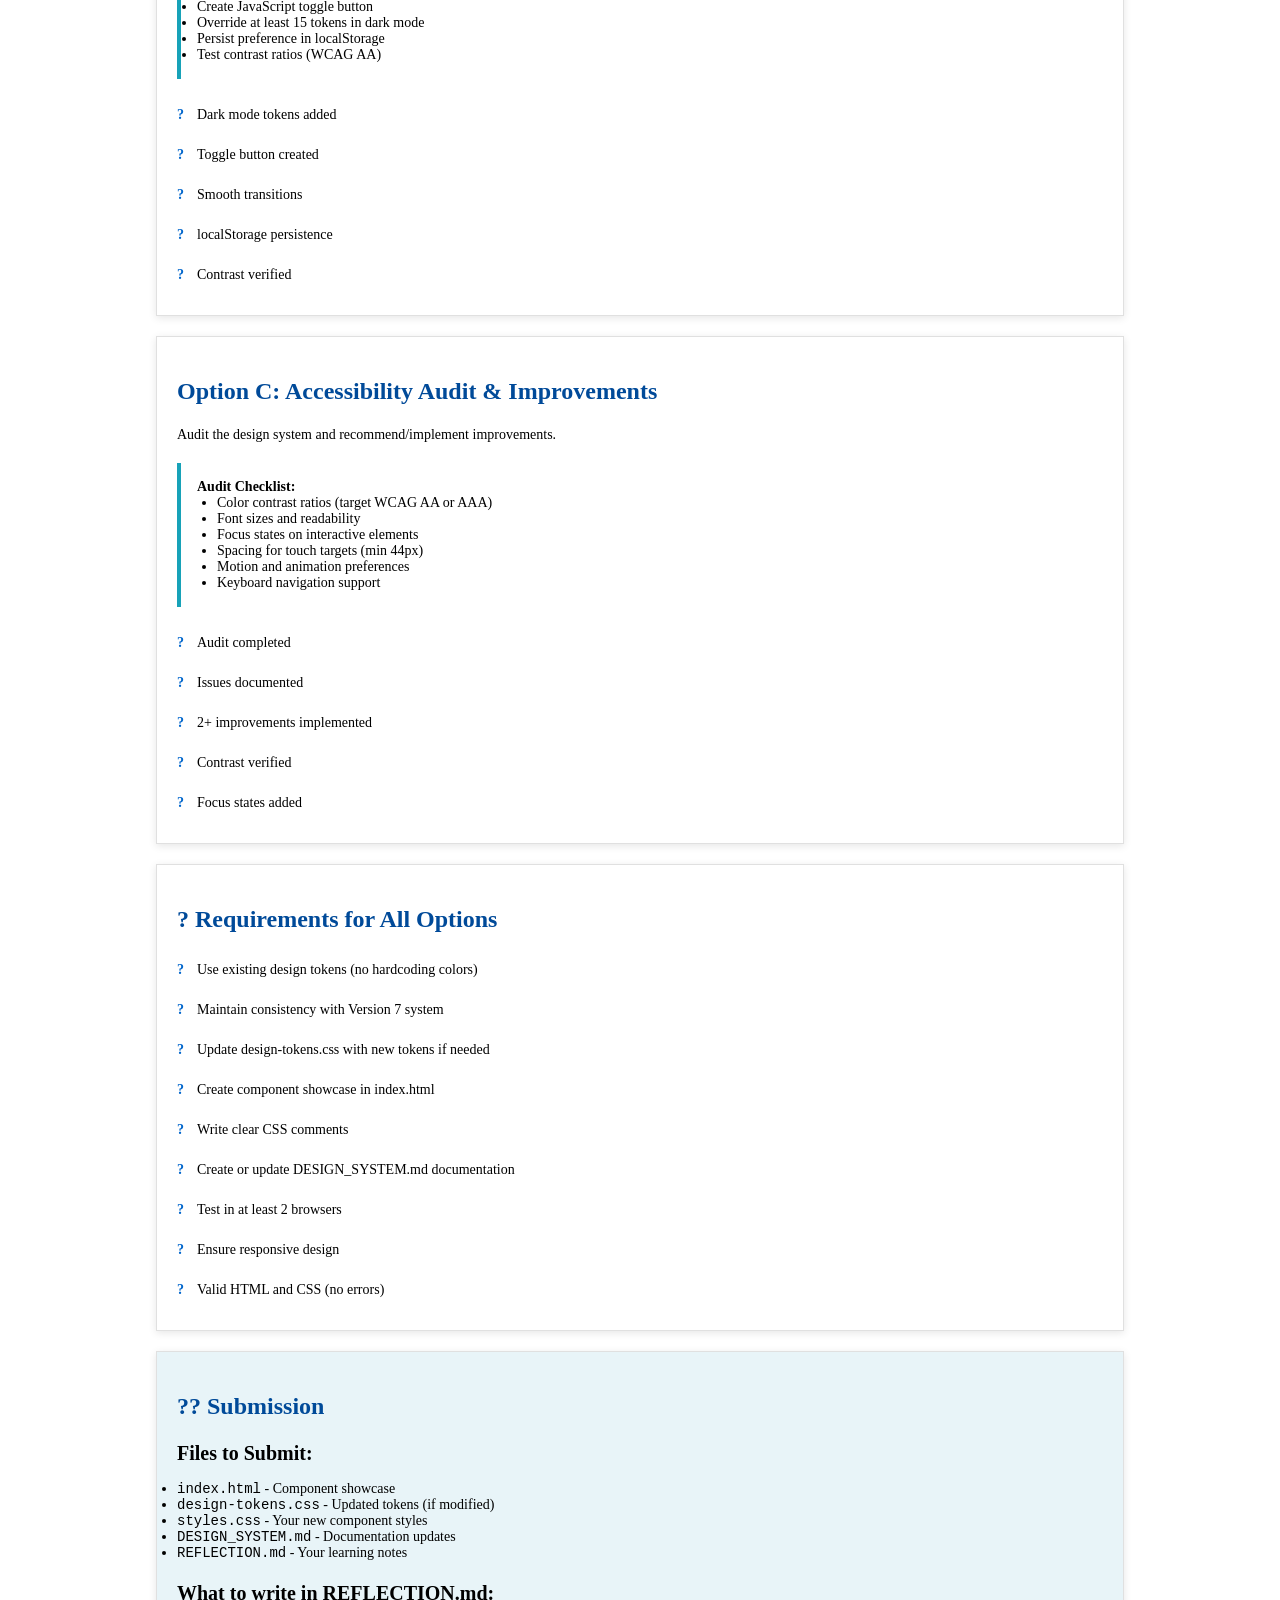
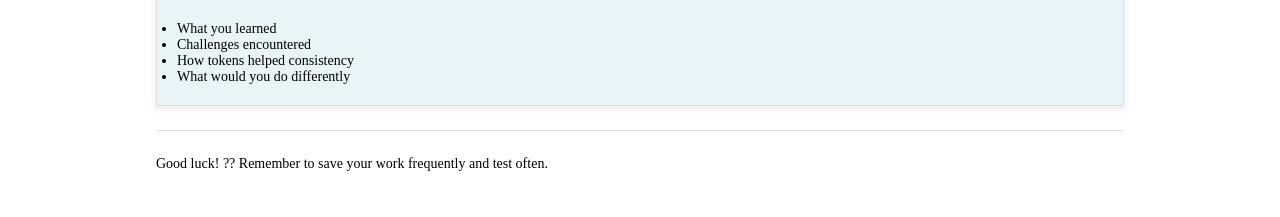
<file: assignments/02-intermediate/page.html>
<!DOCTYPE html>
<html lang="en">
<head>
    <meta charset="UTF-8">
    <meta name="viewport" content="width=device-width, initial-scale=1.0">
    <title>My Design System Extensions - Intermediate</title>
    
    <!-- Link to the base design system tokens -->
    <link rel="stylesheet" href="../../07-design-system/design-tokens.css">
    
    <style>
        * {
            margin: 0;
            padding: 0;
            box-sizing: border-box;
        }

        body {
            font-family: var(--font-family);
            background-color: var(--color-background);
            color: var(--color-text);
            line-height: var(--line-height-body);
            padding: var(--space-lg);
        }

        .container {
            max-width: 1000px;
            margin: 0 auto;
        }

        header {
            margin-bottom: var(--space-xl);
            border-bottom: 2px solid var(--color-primary);
            padding-bottom: var(--space-lg);
        }

        h1 {
            color: var(--color-primary);
            font-size: var(--font-size-h1);
            margin-bottom: var(--space-md);
        }

        h2 {
            color: var(--color-primary-dark);
            font-size: var(--font-size-h2);
            margin-top: var(--space-lg);
            margin-bottom: var(--space-md);
        }

        h3 {
            color: var(--color-text);
            font-size: var(--font-size-h3);
            margin-top: var(--space-md);
            margin-bottom: var(--space-sm);
        }

        section {
            background-color: var(--color-white);
            border: 1px solid var(--color-border);
            border-radius: var(--border-radius);
            padding: var(--space-lg);
            margin-bottom: var(--space-lg);
            box-shadow: var(--shadow-sm);
        }

        .note {
            background-color: var(--color-info-light);
            border-left: 4px solid var(--color-info);
            padding: var(--space-md);
            margin: var(--space-md) 0;
            border-radius: var(--border-radius);
        }

        .code-block {
            background-color: var(--color-background);
            border: 1px solid var(--color-border);
            padding: var(--space-md);
            margin: var(--space-md) 0;
            border-radius: var(--border-radius);
            overflow-x: auto;
            font-family: 'Courier New', monospace;
            font-size: var(--font-size-sm);
        }

        /* COMPONENT SHOWCASE - Update these as you add components */
        .component-grid {
            display: grid;
            grid-template-columns: repeat(auto-fit, minmax(200px, 1fr));
            gap: var(--space-lg);
            margin: var(--space-lg) 0;
        }

        .component-card {
            border: 1px solid var(--color-border);
            padding: var(--space-md);
            border-radius: var(--border-radius);
            background-color: var(--color-white);
        }

        .component-name {
            font-size: var(--font-size-sm);
            color: var(--color-text-muted);
            text-transform: uppercase;
            letter-spacing: 0.05em;
            margin-bottom: var(--space-sm);
        }

        /* Checklist for progress tracking */
        .checklist {
            list-style: none;
            padding: 0;
        }

        .checklist li {
            padding: var(--space-sm) 0;
            padding-left: var(--space-lg);
            position: relative;
        }

        .checklist li:before {
            content: "?";
            position: absolute;
            left: 0;
            color: var(--color-primary);
            font-weight: bold;
        }

        .checklist li.done:before {
            content: "?";
        }

        /* Status badge */
        .status {
            display: inline-block;
            padding: var(--space-xs) var(--space-sm);
            border-radius: var(--border-radius);
            font-size: var(--font-size-xs);
            font-weight: bold;
            text-transform: uppercase;
        }

        .status.in-progress {
            background-color: var(--color-warning-light);
            color: var(--color-warning-dark);
        }

        .status.completed {
            background-color: var(--color-success-light);
            color: var(--color-success-dark);
        }

        .status.not-started {
            background-color: var(--color-neutral-light);
            color: var(--color-text);
        }

        .tabs {
            display: flex;
            gap: 0;
            border-bottom: 2px solid var(--color-border);
            margin: var(--space-md) 0;
        }

        .tab-button {
            padding: var(--space-md) var(--space-lg);
            background: none;
            border: none;
            color: var(--color-text-muted);
            font-size: var(--font-size-body);
            cursor: pointer;
            border-bottom: 3px solid transparent;
            transition: all var(--transition-normal);
        }

        .tab-button.active {
            color: var(--color-primary);
            border-bottom-color: var(--color-primary);
        }

        .tab-button:hover {
            color: var(--color-primary);
        }

        .tab-content {
            display: none;
            animation: slideIn var(--transition-normal);
        }

        .tab-content.active {
            display: block;
        }

        @keyframes slideIn {
            from {
                opacity: 0;
                transform: translateY(10px);
            }
            to {
                opacity: 1;
                transform: translateY(0);
            }
        }

        footer {
            margin-top: var(--space-xl);
            padding-top: var(--space-lg);
            border-top: 1px solid var(--color-border);
            color: var(--color-text-muted);
            font-size: var(--font-size-sm);
        }
    </style>
</head>
<body>
    <div class="container">
        <header>
            <h1>Design System Extensions</h1>
            <p>Student: _________________ | Due: _________________</p>
            <p><span class="status in-progress">In Progress</span></p>
        </header>

        <!-- Project Selection -->
        <section>
            <h2>Project Selection</h2>
            <p>Choose ONE of the following challenges:</p>
            <ul class="checklist">
                <li>
                    <input type="checkbox"> 
                    <strong>Option A:</strong> Add 3 new components to the system
                </li>
                <li>
                    <input type="checkbox"> 
                    <strong>Option B:</strong> Implement light/dark theme switcher
                </li>
                <li>
                    <input type="checkbox"> 
                    <strong>Option C:</strong> Accessibility audit and improvements
                </li>
            </ul>
            <p><strong>I chose:</strong> <input type="text" style="border: none; border-bottom: 1px solid #ccc; width: 200px;"></p>
        </section>

        <!-- Option A: New Components -->
        <section>
            <h2>Option A: New Components</h2>
            <p>Add 3 of these 6 components to the design system:</p>

            <div class="tabs">
                <button class="tab-button active" onclick="showTab('pill-badge')">Pill Badge</button>
                <button class="tab-button" onclick="showTab('tooltip')">Tooltip</button>
                <button class="tab-button" onclick="showTab('breadcrumb')">Breadcrumb</button>
                <button class="tab-button" onclick="showTab('progress-bar')">Progress Bar</button>
                <button class="tab-button" onclick="showTab('tag-chip')">Tag/Chip</button>
                <button class="tab-button" onclick="showTab('stepper')">Stepper</button>
            </div>

            <!-- Pill Badge Tab -->
            <div id="pill-badge" class="tab-content active">
                <h3>Pill Badge</h3>
                <p>Small rounded badge for labels and counts.</p>
                <div class="component-grid">
                    <div class="component-card">
                        <div class="component-name">Example 1</div>
                        <span style="background-color: var(--color-primary); color: white; padding: var(--space-xs) var(--space-sm); border-radius: 20px; font-size: var(--font-size-xs);">New</span>
                    </div>
                </div>
                <div class="code-block">
/* Create a CSS class for Pill Badge */
.badge--pill {
    /* Your CSS here */
    border-radius: 20px;
    /* Add more properties */
}
                </div>
                <div class="note">
                    <strong>Hint:</strong> Use border-radius to create pill shape. Consider sizes: small, medium, large.
                </div>
                <ul class="checklist">
                    <li>CSS created</li>
                    <li>Multiple sizes added</li>
                    <li>Multiple color variants</li>
                    <li>Documentation written</li>
                </ul>
            </div>

            <!-- Tooltip Tab -->
            <div id="tooltip" class="tab-content">
                <h3>Tooltip</h3>
                <p>Small text popup that appears on hover.</p>
                <div class="code-block">
/* Tooltip CSS */
.tooltip {
    /* Your CSS here */
    position: relative;
}
                </div>
                <div class="note">
                    <strong>Hint:</strong> Use CSS ::before or ::after pseudo-elements. Consider hover state.
                </div>
                <ul class="checklist">
                    <li>CSS created</li>
                    <li>Multiple positions (top, bottom, left, right)</li>
                    <li>Hover trigger works</li>
                    <li>Documentation written</li>
                </ul>
            </div>

            <!-- Similar structure for other components -->
            <div id="breadcrumb" class="tab-content">
                <h3>Breadcrumb</h3>
                <p>Navigation hierarchy showing current page location.</p>
                <ul class="checklist">
                    <li>CSS created</li>
                    <li>Multiple levels</li>
                    <li>Separators styled</li>
                    <li>Documentation written</li>
                </ul>
            </div>

            <div id="progress-bar" class="tab-content">
                <h3>Progress Bar</h3>
                <p>Visual indicator of progress through a process.</p>
                <ul class="checklist">
                    <li>CSS created</li>
                    <li>Multiple percentages</li>
                    <li>Animated option</li>
                    <li>Documentation written</li>
                </ul>
            </div>

            <div id="tag-chip" class="tab-content">
                <h3>Tag/Chip</h3>
                <p>Removable or readonly label component.</p>
                <ul class="checklist">
                    <li>CSS created</li>
                    <li>Removable variant with X</li>
                    <li>Readonly variant</li>
                    <li>Documentation written</li>
                </ul>
            </div>

            <div id="stepper" class="tab-content">
                <h3>Stepper</h3>
                <p>Multi-step process indicator.</p>
                <ul class="checklist">
                    <li>CSS created</li>
                    <li>Step indicators</li>
                    <li>Active state styling</li>
                    <li>Documentation written</li>
                </ul>
            </div>

            <p style="margin-top: var(--space-lg); color: var(--color-text-muted);">
                <strong>Components added:</strong> <input type="text" style="border: none; border-bottom: 1px solid #ccc; width: 400px;">
            </p>
        </section>

        <!-- Option B: Light/Dark Theme -->
        <section>
            <h2>Option B: Light/Dark Theme Switcher</h2>
            <p>Add a theme toggle that switches between light and dark modes.</p>

            <div class="code-block">
/* Add these color tokens for dark mode */
:root.dark-mode {
    --color-background: #1a1a1a;
    --color-text: #ffffff;
    /* Add more token overrides */
}
            </div>

            <div class="note">
                <strong>Requirements:</strong>
                <ul>
                    <li>Add data-theme attribute or .dark-mode class</li>
                    <li>Create JavaScript toggle button</li>
                    <li>Override at least 15 tokens in dark mode</li>
                    <li>Persist preference in localStorage</li>
                    <li>Test contrast ratios (WCAG AA)</li>
                </ul>
            </div>

            <ul class="checklist">
                <li>Dark mode tokens added</li>
                <li>Toggle button created</li>
                <li>Smooth transitions</li>
                <li>localStorage persistence</li>
                <li>Contrast verified</li>
            </ul>
        </section>

        <!-- Option C: Accessibility Improvements -->
        <section>
            <h2>Option C: Accessibility Audit & Improvements</h2>
            <p>Audit the design system and recommend/implement improvements.</p>

            <div class="note">
                <strong>Audit Checklist:</strong>
                <ul style="margin-left: var(--space-lg);">
                    <li>Color contrast ratios (target WCAG AA or AAA)</li>
                    <li>Font sizes and readability</li>
                    <li>Focus states on interactive elements</li>
                    <li>Spacing for touch targets (min 44px)</li>
                    <li>Motion and animation preferences</li>
                    <li>Keyboard navigation support</li>
                </ul>
            </div>

            <ul class="checklist">
                <li>Audit completed</li>
                <li>Issues documented</li>
                <li>2+ improvements implemented</li>
                <li>Contrast verified</li>
                <li>Focus states added</li>
            </ul>
        </section>

        <!-- Common Requirements -->
        <section>
            <h2>? Requirements for All Options</h2>
            <ul class="checklist">
                <li>Use existing design tokens (no hardcoding colors)</li>
                <li>Maintain consistency with Version 7 system</li>
                <li>Update design-tokens.css with new tokens if needed</li>
                <li>Create component showcase in index.html</li>
                <li>Write clear CSS comments</li>
                <li>Create or update DESIGN_SYSTEM.md documentation</li>
                <li>Test in at least 2 browsers</li>
                <li>Ensure responsive design</li>
                <li>Valid HTML and CSS (no errors)</li>
            </ul>
        </section>

        <!-- Submission -->
        <section style="background-color: #e8f4f8;">
            <h2>?? Submission</h2>
            <h3>Files to Submit:</h3>
            <ul>
                <li><code>index.html</code> - Component showcase</li>
                <li><code>design-tokens.css</code> - Updated tokens (if modified)</li>
                <li><code>styles.css</code> - Your new component styles</li>
                <li><code>DESIGN_SYSTEM.md</code> - Documentation updates</li>
                <li><code>REFLECTION.md</code> - Your learning notes</li>
            </ul>
            <h3>What to write in REFLECTION.md:</h3>
            <ul>
                <li>What you learned</li>
                <li>Challenges encountered</li>
                <li>How tokens helped consistency</li>
                <li>What would you do differently</li>
            </ul>
        </section>

        <footer>
            <p>Good luck! ?? Remember to save your work frequently and test often.</p>
        </footer>
    </div>

    <script>
        function showTab(tabName) {
            // Hide all tabs
            const tabs = document.querySelectorAll('.tab-content');
            tabs.forEach(tab => tab.classList.remove('active'));

            // Remove active class from all buttons
            const buttons = document.querySelectorAll('.tab-button');
            buttons.forEach(btn => btn.classList.remove('active'));

            // Show selected tab
            document.getElementById(tabName).classList.add('active');

            // Mark button as active
            event.target.classList.add('active');
        }
    </script>
</body>
</html>
</file>
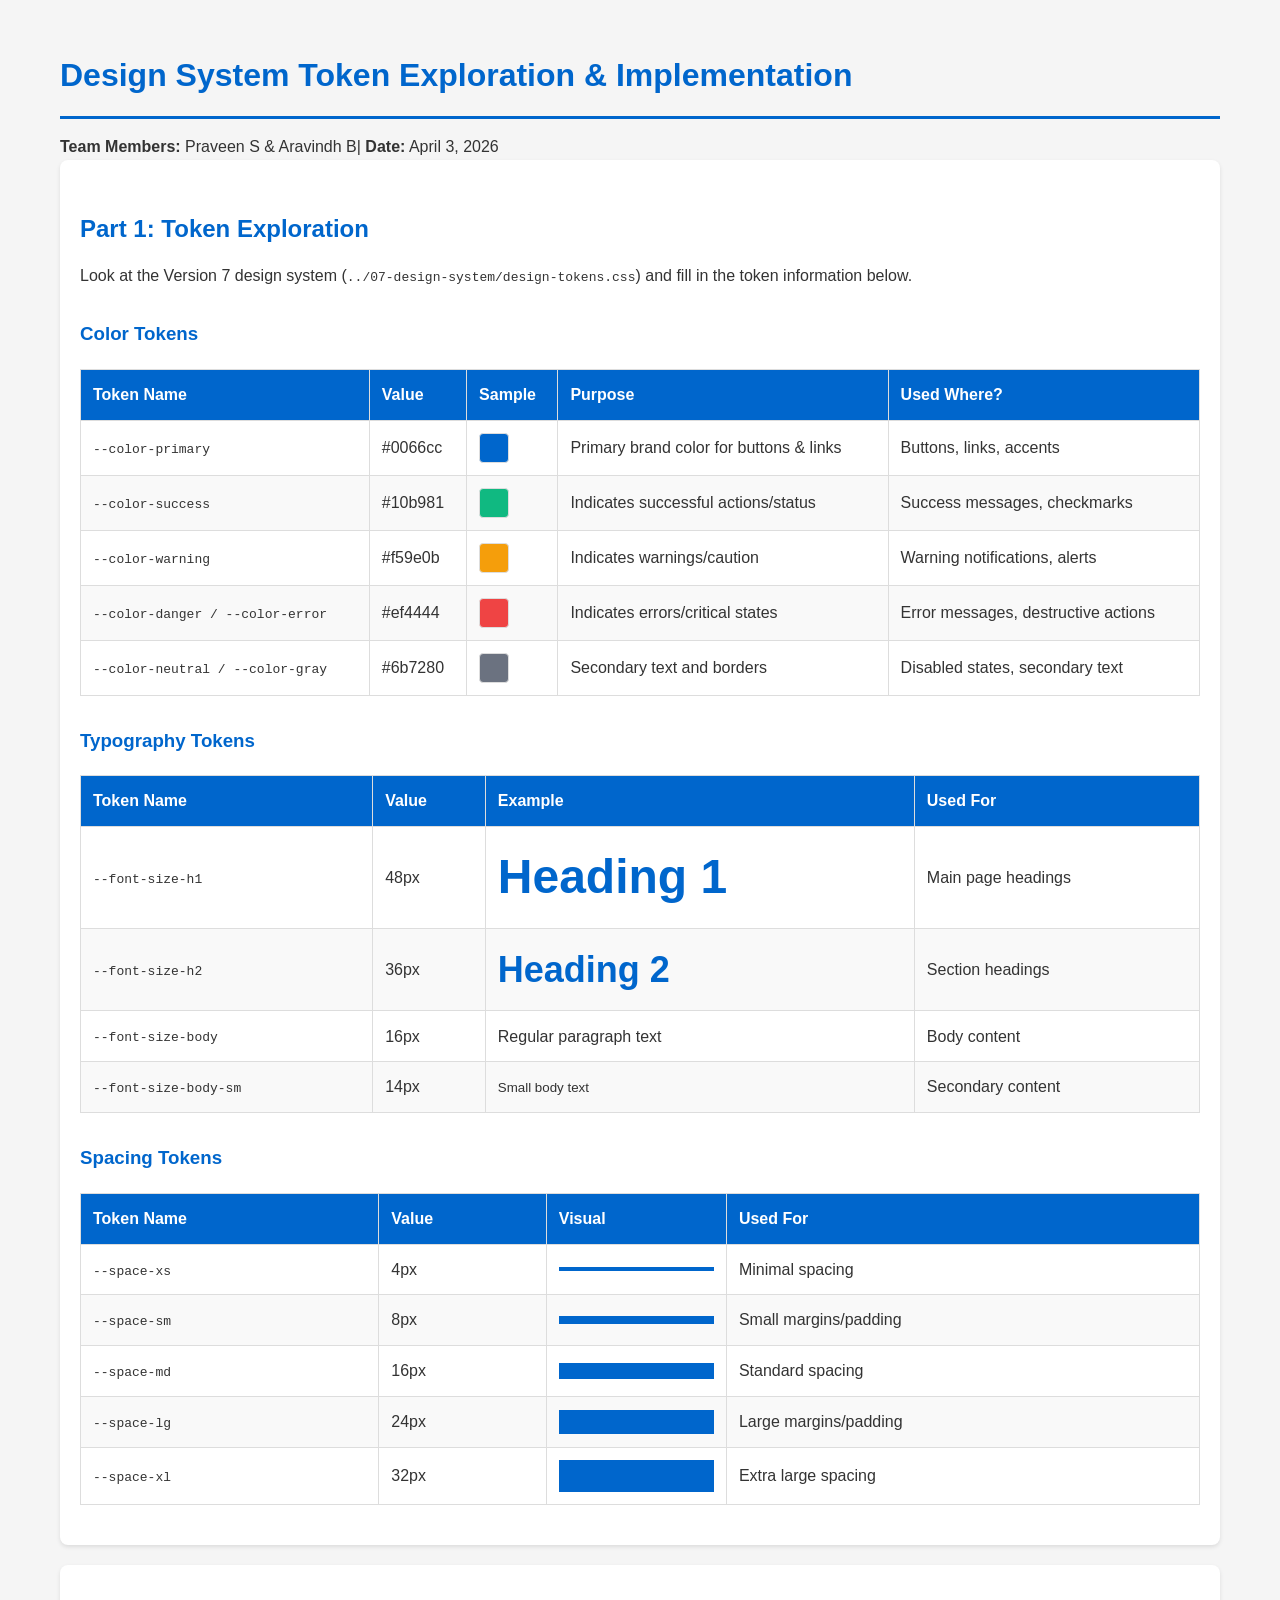
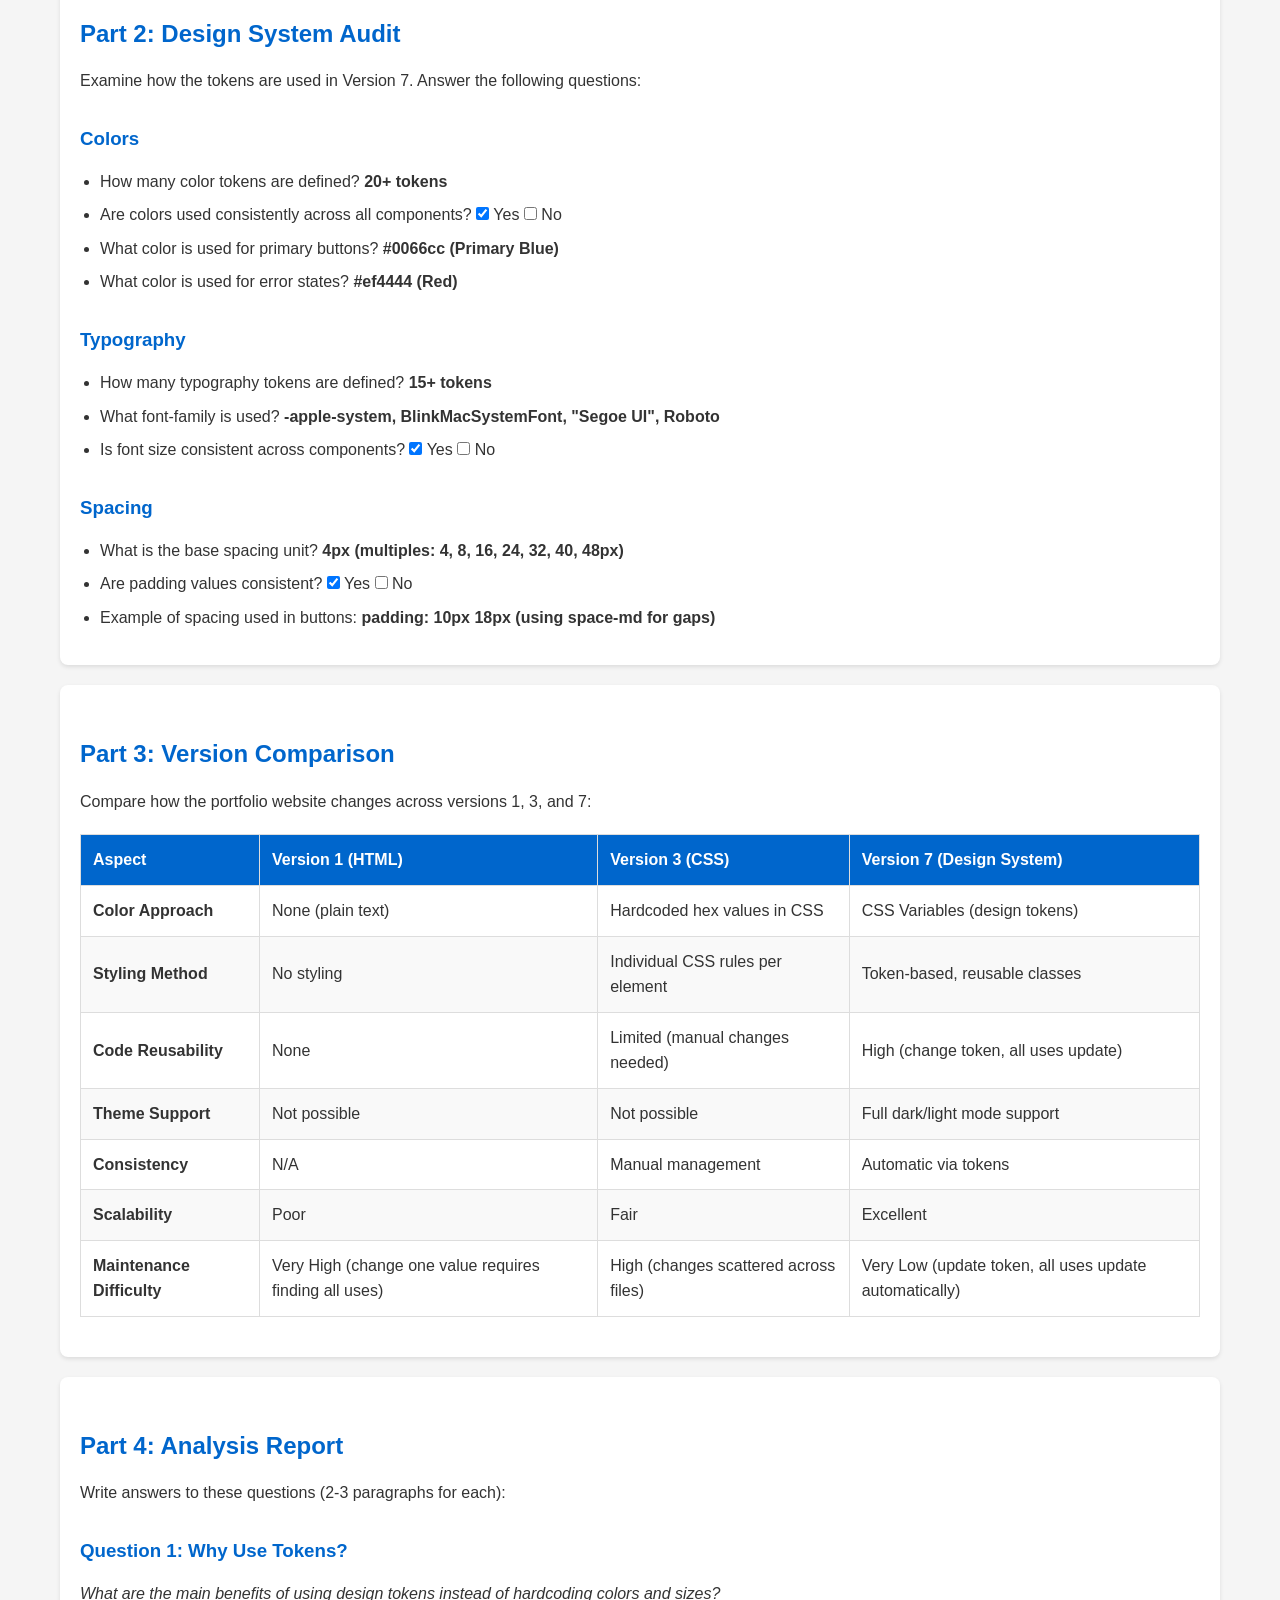
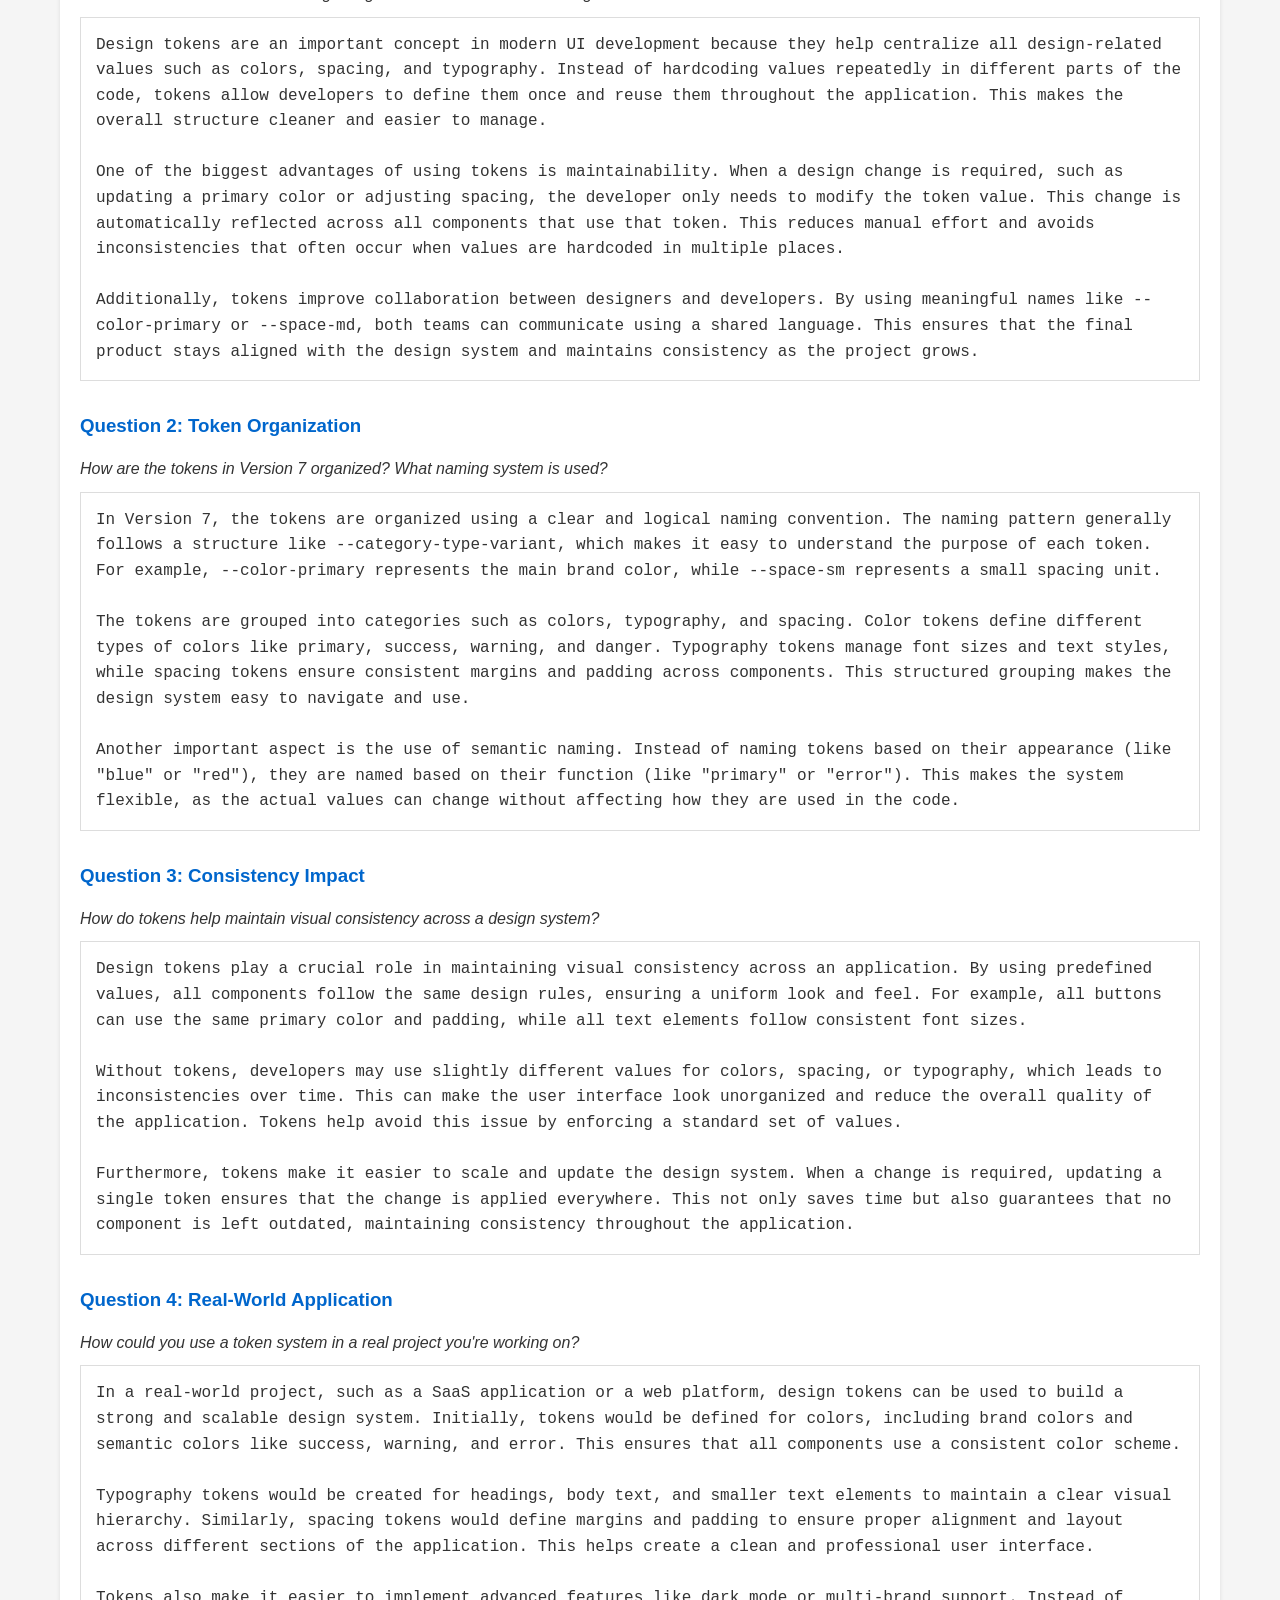
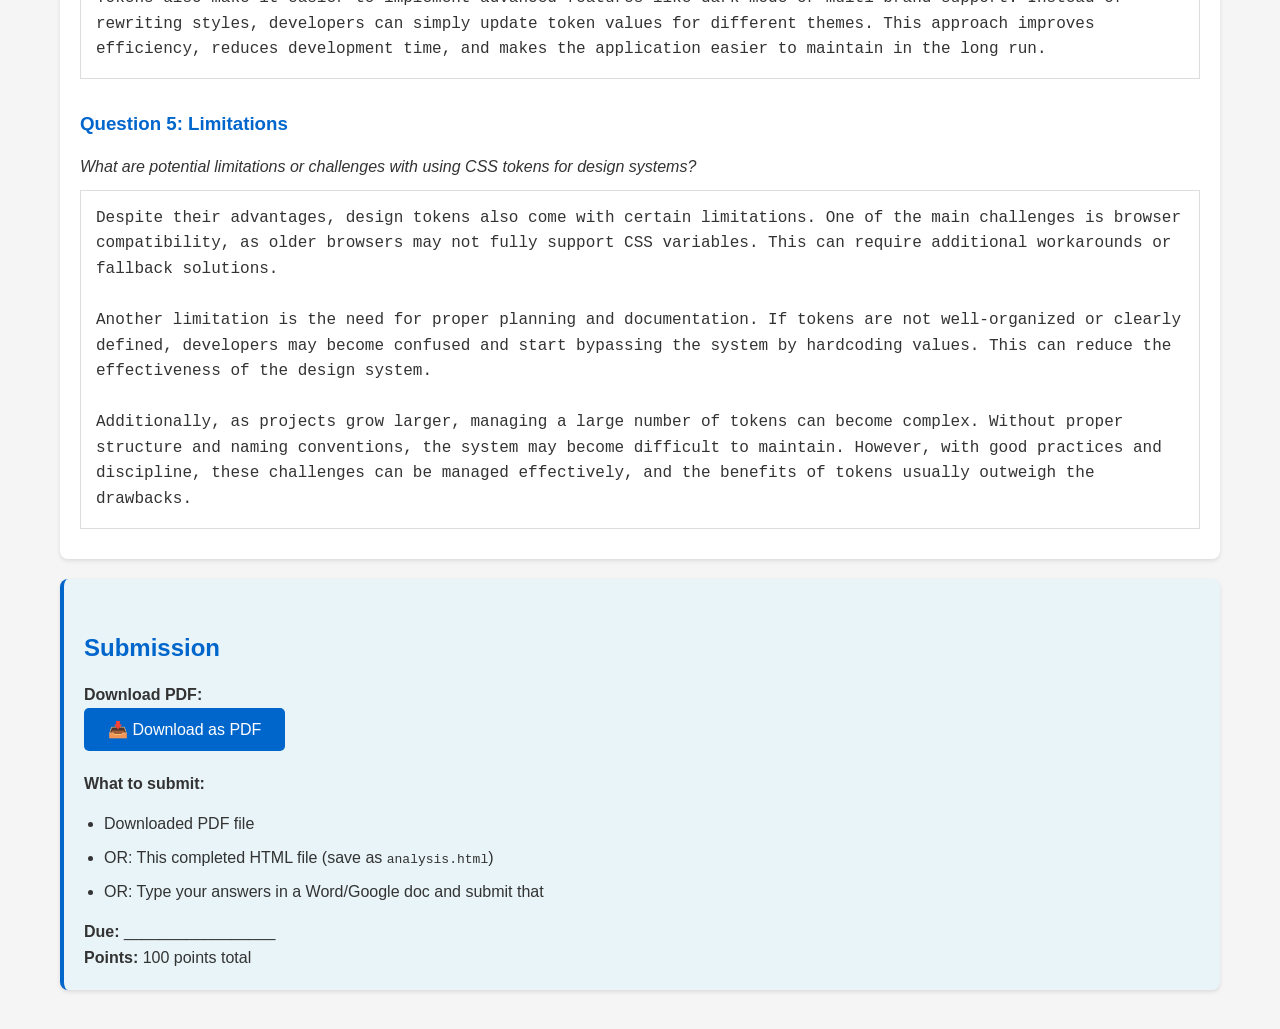
<file: assignments/02-intermediate/page2.html>
<!DOCTYPE html>
<html lang="en">
<head>
    <meta charset="UTF-8">
    <meta name="viewport" content="width=device-width, initial-scale=1.0">
    <title>Token Exploration - Analysis</title>
    <style>
        * {
            margin: 0;
            padding: 0;
            box-sizing: border-box;
        }

        body {
            font-family: Arial, sans-serif;
            background-color: #f5f5f5;
            color: #333;
            line-height: 1.6;
        }

        .container {
            max-width: 1200px;
            margin: 0 auto;
            padding: 20px;
        }

        h1, h2, h3 {
            color: #0066cc;
            margin-top: 30px;
            margin-bottom: 15px;
        }

        h1 {
            border-bottom: 3px solid #0066cc;
            padding-bottom: 15px;
        }

        .section {
            background: white;
            padding: 20px;
            margin-bottom: 20px;
            border-radius: 8px;
            box-shadow: 0 2px 4px rgba(0,0,0,0.1);
        }

        table {
            width: 100%;
            border-collapse: collapse;
            margin: 20px 0;
        }

        th, td {
            border: 1px solid #ddd;
            padding: 12px;
            text-align: left;
        }

        th {
            background-color: #0066cc;
            color: white;
            font-weight: bold;
        }

        tr:nth-child(even) {
            background-color: #f9f9f9;
        }

        .token-sample {
            display: inline-block;
            width: 30px;
            height: 30px;
            border-radius: 4px;
            border: 1px solid #ddd;
            margin-right: 10px;
            vertical-align: middle;
        }

        .code {
            background-color: #f0f0f0;
            border-left: 4px solid #0066cc;
            padding: 10px;
            margin: 10px 0;
            font-family: 'Courier New', monospace;
            overflow-x: auto;
        }

        .note {
            background-color: #fff3cd;
            border-left: 4px solid #ffc107;
            padding: 15px;
            margin: 15px 0;
        }

        .highlight {
            background-color: #ffffcc;
        }

        ul {
            margin: 15px 0;
            margin-left: 20px;
        }

        li {
            margin-bottom: 8px;
        }

        .grid-2 {
            display: grid;
            grid-template-columns: 1fr 1fr;
            gap: 20px;
            margin: 20px 0;
        }

        @media (max-width: 768px) {
            .grid-2 {
                grid-template-columns: 1fr;
            }
        }
    </style>
</head>
<body>
    <div class="container">
        <h1>Design System Token Exploration & Implementation</h1>
        <p><strong>Team Members:</strong> Praveen S & Aravindh B| <strong>Date:</strong> April 3, 2026 </p>

        <!-- PART 1: Token Exploration -->
        <div class="section">
            <h2>Part 1: Token Exploration</h2>
            <p>Look at the Version 7 design system (<code>../07-design-system/design-tokens.css</code>) and fill in the token information below.</p>

            <h3>Color Tokens</h3>
            <table>
                <thead>
                    <tr>
                        <th>Token Name</th>
                        <th>Value</th>
                        <th>Sample</th>
                        <th>Purpose</th>
                        <th>Used Where?</th>
                    </tr>
                </thead>
                <tbody>
                    <tr>
                        <td><code>--color-primary</code></td>
                        <td>#0066cc</td>
                        <td><div class="token-sample" style="background-color: #0066cc;"></div></td>
                        <td>Primary brand color for buttons & links</td>
                        <td>Buttons, links, accents</td>
                    </tr>
                    <tr>
                        <td><code>--color-success</code></td>
                        <td>#10b981</td>
                        <td><div class="token-sample" style="background-color: #10b981;"></div></td>
                        <td>Indicates successful actions/status</td>
                        <td>Success messages, checkmarks</td>
                    </tr>
                    <tr>
                        <td><code>--color-warning</code></td>
                        <td>#f59e0b</td>
                        <td><div class="token-sample" style="background-color: #f59e0b;"></div></td>
                        <td>Indicates warnings/caution</td>
                        <td>Warning notifications, alerts</td>
                    </tr>
                    <tr>
                        <td><code>--color-danger / --color-error</code></td>
                        <td>#ef4444</td>
                        <td><div class="token-sample" style="background-color: #ef4444;"></div></td>
                        <td>Indicates errors/critical states</td>
                        <td>Error messages, destructive actions</td>
                    </tr>
                    <tr>
                        <td><code>--color-neutral / --color-gray</code></td>
                        <td>#6b7280</td>
                        <td><div class="token-sample" style="background-color: #6b7280;"></div></td>
                        <td>Secondary text and borders</td>
                        <td>Disabled states, secondary text</td>
                    </tr>
                </tbody>
            </table>

            <h3>Typography Tokens</h3>
            <table>
                <thead>
                    <tr>
                        <th>Token Name</th>
                        <th>Value</th>
                        <th>Example</th>
                        <th>Used For</th>
                    </tr>
                </thead>
                <tbody>
                    <tr>
                        <td><code>--font-size-h1</code></td>
                        <td>48px</td>
                        <td><h3 style="margin: 0; font-size: 48px;">Heading 1</h3></td>
                        <td>Main page headings</td>
                    </tr>
                    <tr>
                        <td><code>--font-size-h2</code></td>
                        <td>36px</td>
                        <td><h3 style="margin: 0; font-size: 36px;">Heading 2</h3></td>
                        <td>Section headings</td>
                    </tr>
                    <tr>
                        <td><code>--font-size-body</code></td>
                        <td>16px</td>
                        <td>Regular paragraph text</td>
                        <td>Body content</td>
                    </tr>
                    <tr>
                        <td><code>--font-size-body-sm</code></td>
                        <td>14px</td>
                        <td><small>Small body text</small></td>
                        <td>Secondary content</td>
                    </tr>
                </tbody>
            </table>

            <h3>Spacing Tokens</h3>
            <table>
                <thead>
                    <tr>
                        <th>Token Name</th>
                        <th>Value</th>
                        <th>Visual</th>
                        <th>Used For</th>
                    </tr>
                </thead>
                <tbody>
                    <tr>
                        <td><code>--space-xs</code></td>
                        <td>4px</td>
                        <td><div style="height: 4px; background-color: #0066cc; width: 100%;"></div></td>
                        <td>Minimal spacing</td>
                    </tr>
                    <tr>
                        <td><code>--space-sm</code></td>
                        <td>8px</td>
                        <td><div style="height: 8px; background-color: #0066cc; width: 100%;"></div></td>
                        <td>Small margins/padding</td>
                    </tr>
                    <tr>
                        <td><code>--space-md</code></td>
                        <td>16px</td>
                        <td><div style="height: 16px; background-color: #0066cc; width: 100%;"></div></td>
                        <td>Standard spacing</td>
                    </tr>
                    <tr>
                        <td><code>--space-lg</code></td>
                        <td>24px</td>
                        <td><div style="height: 24px; background-color: #0066cc; width: 100%;"></div></td>
                        <td>Large margins/padding</td>
                    </tr>
                    <tr>
                        <td><code>--space-xl</code></td>
                        <td>32px</td>
                        <td><div style="height: 32px; background-color: #0066cc; width: 100%;"></div></td>
                        <td>Extra large spacing</td>
                    </tr>
                </tbody>
            </table>
        </div>

        <!-- PART 2: Design System Audit -->
        <div class="section">
            <h2>Part 2: Design System Audit</h2>
            <p>Examine how the tokens are used in Version 7. Answer the following questions:</p>

            <h3>Colors</h3>
            <ul>
                <li>How many color tokens are defined? <strong>20+ tokens</strong></li>
                <li>Are colors used consistently across all components? <input type="checkbox" checked> Yes <input type="checkbox"> No</li>
                <li>What color is used for primary buttons? <strong>#0066cc (Primary Blue)</strong></li>
                <li>What color is used for error states? <strong>#ef4444 (Red)</strong></li>
            </ul>

            <h3>Typography</h3>
            <ul>
                <li>How many typography tokens are defined? <strong>15+ tokens</strong></li>
                <li>What font-family is used? <strong>-apple-system, BlinkMacSystemFont, "Segoe UI", Roboto</strong></li>
                <li>Is font size consistent across components? <input type="checkbox" checked> Yes <input type="checkbox"> No</li>
            </ul>

            <h3>Spacing</h3>
            <ul>
                <li>What is the base spacing unit? <strong>4px (multiples: 4, 8, 16, 24, 32, 40, 48px)</strong></li>
                <li>Are padding values consistent? <input type="checkbox" checked> Yes <input type="checkbox"> No</li>
                <li>Example of spacing used in buttons: <strong>padding: 10px 18px (using space-md for gaps)</strong></li>
            </ul>
        </div>

        <!-- PART 3: Comparison -->
        <div class="section">
            <h2>Part 3: Version Comparison</h2>
            <p>Compare how the portfolio website changes across versions 1, 3, and 7:</p>

            <table>
                <thead>
                    <tr>
                        <th>Aspect</th>
                        <th>Version 1 (HTML)</th>
                        <th>Version 3 (CSS)</th>
                        <th>Version 7 (Design System)</th>
                    </tr>
                </thead>
                <tbody>
                    <tr>
                        <td><strong>Color Approach</strong></td>
                        <td>None (plain text)</td>
                        <td>Hardcoded hex values in CSS</td>
                        <td>CSS Variables (design tokens)</td>
                    </tr>
                    <tr>
                        <td><strong>Styling Method</strong></td>
                        <td>No styling</td>
                        <td>Individual CSS rules per element</td>
                        <td>Token-based, reusable classes</td>
                    </tr>
                    <tr>
                        <td><strong>Code Reusability</strong></td>
                        <td>None</td>
                        <td>Limited (manual changes needed)</td>
                        <td>High (change token, all uses update)</td>
                    </tr>
                    <tr>
                        <td><strong>Theme Support</strong></td>
                        <td>Not possible</td>
                        <td>Not possible</td>
                        <td>Full dark/light mode support</td>
                    </tr>
                    <tr>
                        <td><strong>Consistency</strong></td>
                        <td>N/A</td>
                        <td>Manual management</td>
                        <td>Automatic via tokens</td>
                    </tr>
                    <tr>
                        <td><strong>Scalability</strong></td>
                        <td>Poor</td>
                        <td>Fair</td>
                        <td>Excellent</td>
                    </tr>
                    <tr>
                        <td><strong>Maintenance Difficulty</strong></td>
                        <td>Very High (change one value requires finding all uses)</td>
                        <td>High (changes scattered across files)</td>
                        <td>Very Low (update token, all uses update automatically)</td>
                    </tr>
                </tbody>
            </table>
        </div>

        <!-- PART 4: Analysis -->
        <div class="section">
            <h2>Part 4: Analysis Report</h2>
            <p>Write answers to these questions (2-3 paragraphs for each):</p>

            <h3>Question 1: Why Use Tokens?</h3>
            <p><em>What are the main benefits of using design tokens instead of hardcoding colors and sizes?</em></p>
            <div class="code" style="min-height: 80px; background: white; border: 1px solid #ddd; padding: 15px;">
                Design tokens are an important concept in modern UI development because they help centralize all design-related values such as colors, spacing, and typography. Instead of hardcoding values repeatedly in different parts of the code, tokens allow developers to define them once and reuse them throughout the application. This makes the overall structure cleaner and easier to manage.
                <br><br>
                One of the biggest advantages of using tokens is maintainability. When a design change is required, such as updating a primary color or adjusting spacing, the developer only needs to modify the token value. This change is automatically reflected across all components that use that token. This reduces manual effort and avoids inconsistencies that often occur when values are hardcoded in multiple places.
                <br><br>
                Additionally, tokens improve collaboration between designers and developers. By using meaningful names like --color-primary or --space-md, both teams can communicate using a shared language. This ensures that the final product stays aligned with the design system and maintains consistency as the project grows.
            </div>

            <h3>Question 2: Token Organization</h3>
            <p><em>How are the tokens in Version 7 organized? What naming system is used?</em></p>
            <div class="code" style="min-height: 80px; background: white; border: 1px solid #ddd; padding: 15px;">
                In Version 7, the tokens are organized using a clear and logical naming convention. The naming pattern generally follows a structure like --category-type-variant, which makes it easy to understand the purpose of each token. For example, --color-primary represents the main brand color, while --space-sm represents a small spacing unit.
                <br><br>
                The tokens are grouped into categories such as colors, typography, and spacing. Color tokens define different types of colors like primary, success, warning, and danger. Typography tokens manage font sizes and text styles, while spacing tokens ensure consistent margins and padding across components. This structured grouping makes the design system easy to navigate and use.
                <br><br>
                Another important aspect is the use of semantic naming. Instead of naming tokens based on their appearance (like "blue" or "red"), they are named based on their function (like "primary" or "error"). This makes the system flexible, as the actual values can change without affecting how they are used in the code.
            </div>

            <h3>Question 3: Consistency Impact</h3>
            <p><em>How do tokens help maintain visual consistency across a design system?</em></p>
            <div class="code" style="min-height: 80px; background: white; border: 1px solid #ddd; padding: 15px;">
                Design tokens play a crucial role in maintaining visual consistency across an application. By using predefined values, all components follow the same design rules, ensuring a uniform look and feel. For example, all buttons can use the same primary color and padding, while all text elements follow consistent font sizes.
                <br><br>
                Without tokens, developers may use slightly different values for colors, spacing, or typography, which leads to inconsistencies over time. This can make the user interface look unorganized and reduce the overall quality of the application. Tokens help avoid this issue by enforcing a standard set of values.
                <br><br>
                Furthermore, tokens make it easier to scale and update the design system. When a change is required, updating a single token ensures that the change is applied everywhere. This not only saves time but also guarantees that no component is left outdated, maintaining consistency throughout the application.
            </div>

            <h3>Question 4: Real-World Application</h3>
            <p><em>How could you use a token system in a real project you're working on?</em></p>
            <div class="code" style="min-height: 80px; background: white; border: 1px solid #ddd; padding: 15px;">
                In a real-world project, such as a SaaS application or a web platform, design tokens can be used to build a strong and scalable design system. Initially, tokens would be defined for colors, including brand colors and semantic colors like success, warning, and error. This ensures that all components use a consistent color scheme.
                <br><br>
                Typography tokens would be created for headings, body text, and smaller text elements to maintain a clear visual hierarchy. Similarly, spacing tokens would define margins and padding to ensure proper alignment and layout across different sections of the application. This helps create a clean and professional user interface.
                <br><br>
                Tokens also make it easier to implement advanced features like dark mode or multi-brand support. Instead of rewriting styles, developers can simply update token values for different themes. This approach improves efficiency, reduces development time, and makes the application easier to maintain in the long run.
            </div>

            <h3>Question 5: Limitations</h3>
            <p><em>What are potential limitations or challenges with using CSS tokens for design systems?</em></p>
            <div class="code" style="min-height: 80px; background: white; border: 1px solid #ddd; padding: 15px;">
                Despite their advantages, design tokens also come with certain limitations. One of the main challenges is browser compatibility, as older browsers may not fully support CSS variables. This can require additional workarounds or fallback solutions.
                <br><br>
                Another limitation is the need for proper planning and documentation. If tokens are not well-organized or clearly defined, developers may become confused and start bypassing the system by hardcoding values. This can reduce the effectiveness of the design system.
                <br><br>
                Additionally, as projects grow larger, managing a large number of tokens can become complex. Without proper structure and naming conventions, the system may become difficult to maintain. However, with good practices and discipline, these challenges can be managed effectively, and the benefits of tokens usually outweigh the drawbacks.
            </div>
        </div>

        <!-- Submission Section -->
        <div class="section" style="background-color: #e8f4f8; border-left: 4px solid #0066cc;">
            <h2>Submission</h2>
            <p><strong>Download PDF:</strong></p>
            <button onclick="downloadPDF()" style="background-color: #0066cc; color: white; padding: 12px 24px; font-size: 16px; border: none; border-radius: 5px; cursor: pointer; margin-bottom: 20px;">
                📥 Download as PDF
            </button>
            <p><strong>What to submit:</strong></p>
            <ul>
                <li>Downloaded PDF file</li>
                <li>OR: This completed HTML file (save as <code>analysis.html</code>)</li>
                <li>OR: Type your answers in a Word/Google doc and submit that</li>
            </ul>
            <p><strong>Due:</strong> _________________</p>
            <p><strong>Points:</strong> 100 points total</p>
        </div>
    </div>

    <script>
        function downloadPDF() {
            // Add print styling temporarily
            const printStyle = document.createElement('style');
            printStyle.innerHTML = `
                @media print {
                    body { background: white; -webkit-print-color-adjust: exact; print-color-adjust: exact; }
                    .container { max-width: 100%; }
                    .section { page-break-inside: avoid; box-shadow: none; -webkit-print-color-adjust: exact; print-color-adjust: exact; }
                    .token-sample { -webkit-print-color-adjust: exact; print-color-adjust: exact; }
                    table { -webkit-print-color-adjust: exact; print-color-adjust: exact; }
                    td, th { -webkit-print-color-adjust: exact; print-color-adjust: exact; }
                    div[style*="background"] { -webkit-print-color-adjust: exact; print-color-adjust: exact; }
                    button { display: none; }
                    @page { margin: 15mm; size: A4; }
                }
            `;
            document.head.appendChild(printStyle);
            
            // Trigger print dialog
            setTimeout(() => {
                window.print();
                // Remove print style after printing
                setTimeout(() => document.head.removeChild(printStyle), 500);
            }, 100);
        }
    </script>
</body>
</html>
</file>
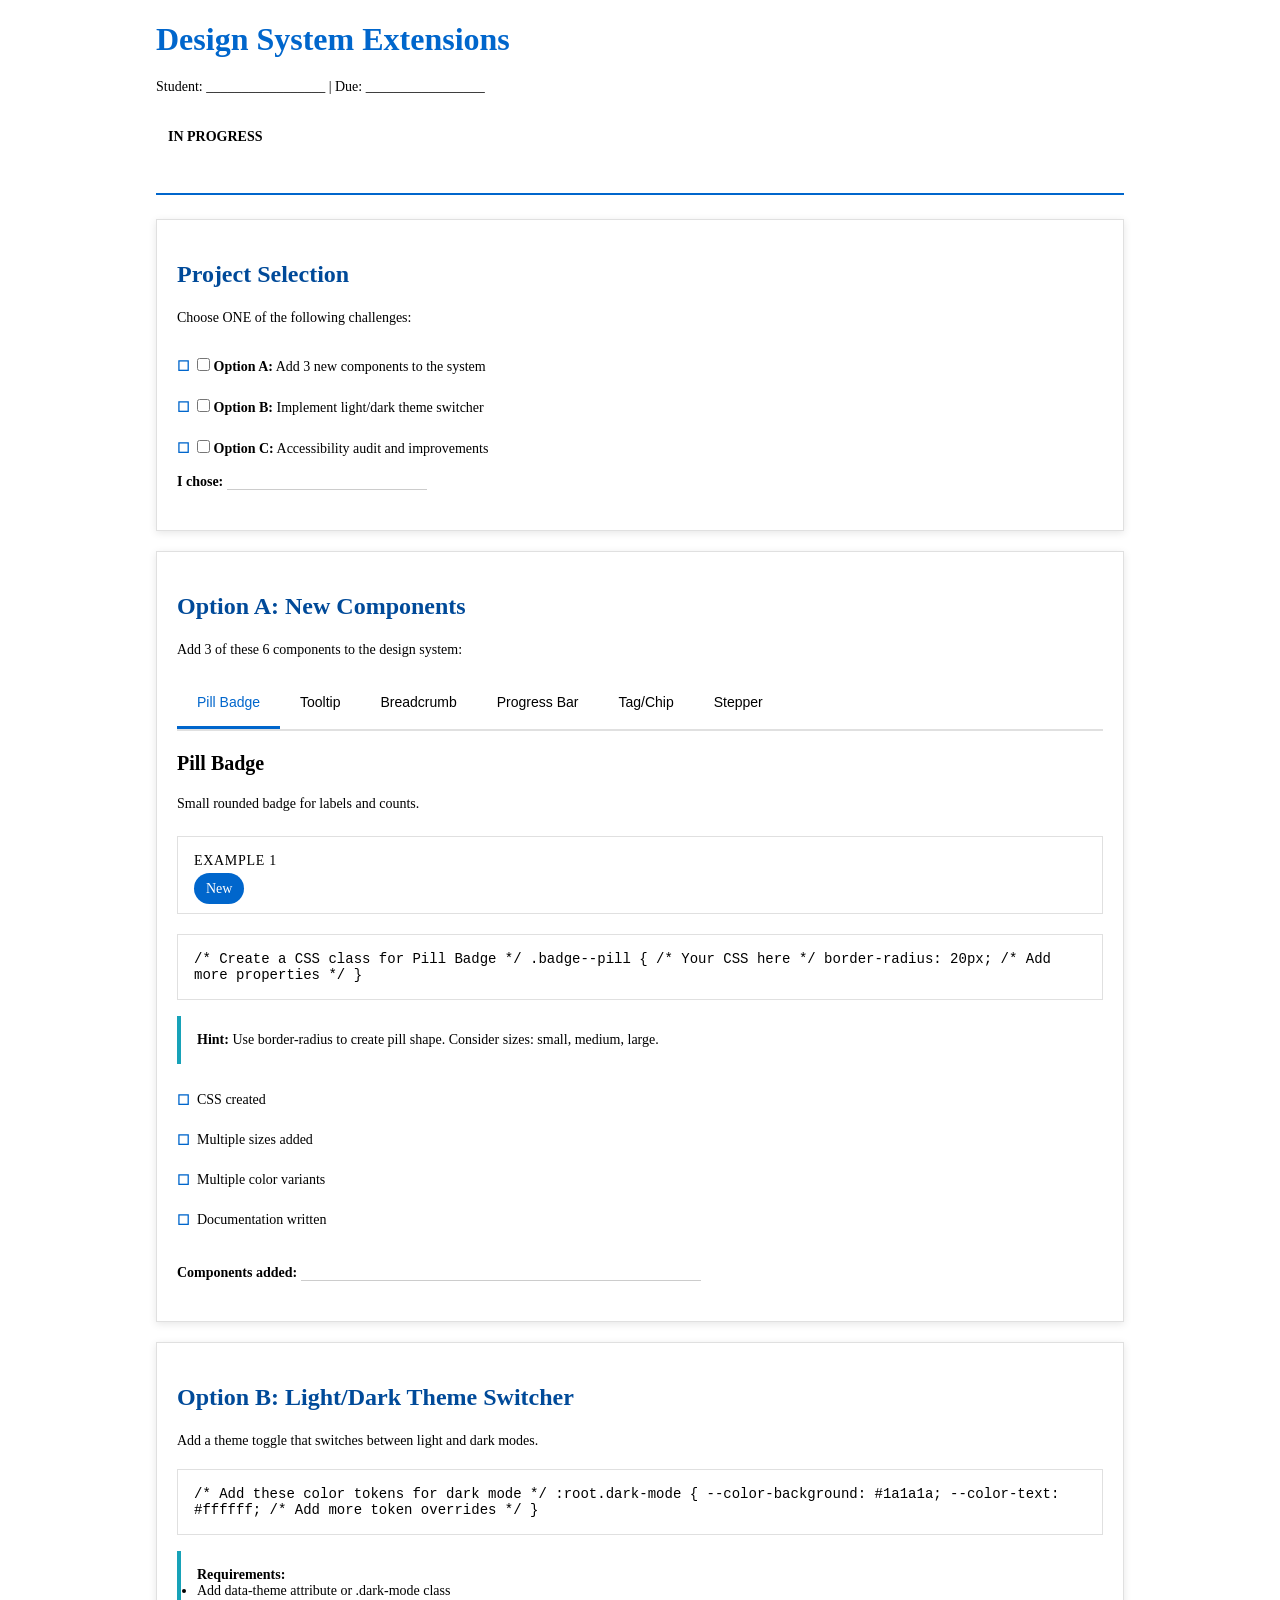
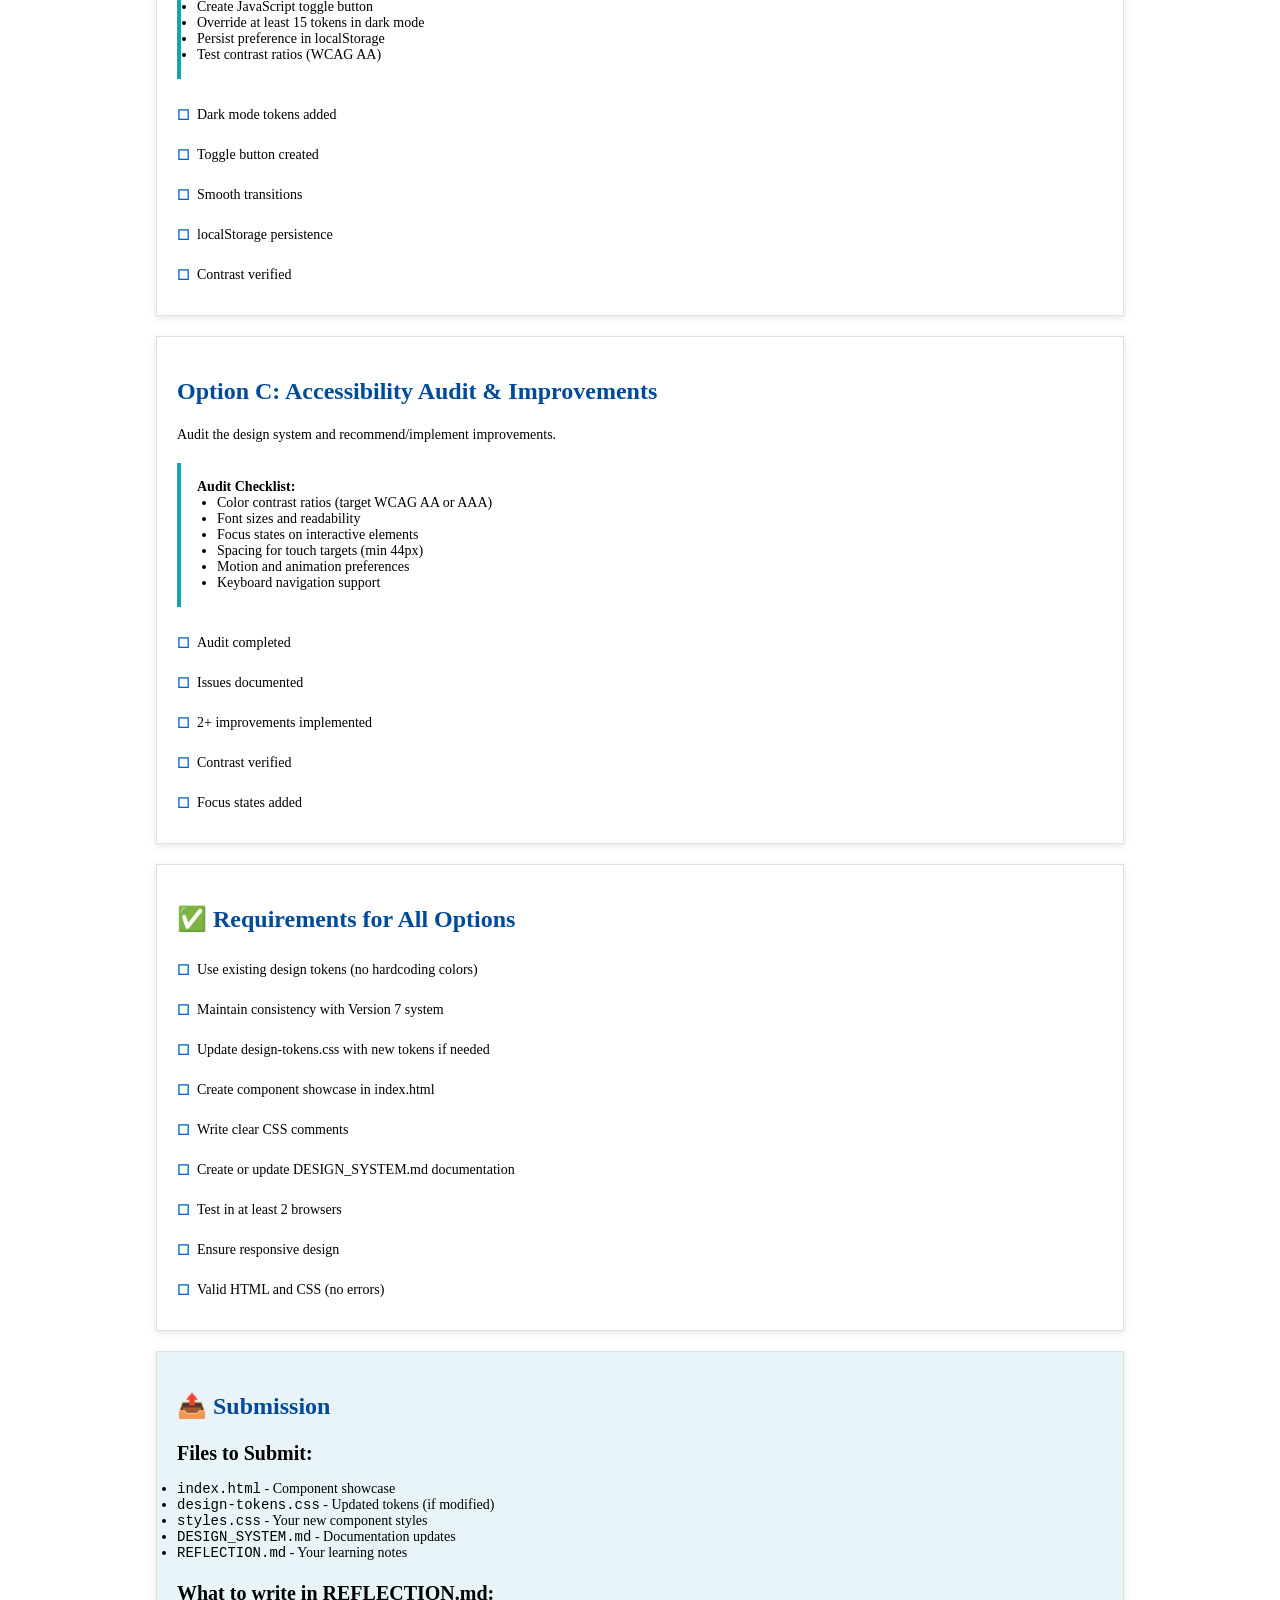
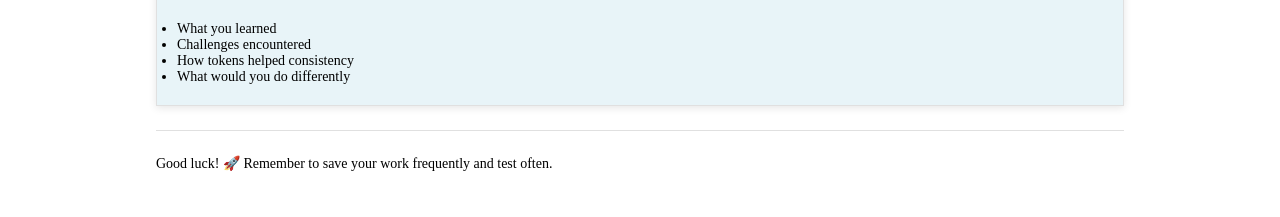
<file: assignments/02-intermediate/starter-template.html>
<!DOCTYPE html>
<html lang="en">
<head>
    <meta charset="UTF-8">
    <meta name="viewport" content="width=device-width, initial-scale=1.0">
    <title>My Design System Extensions - Intermediate</title>
    
    <!-- Link to the base design system tokens -->
    <link rel="stylesheet" href="../../07-design-system/design-tokens.css">
    
    <style>
        * {
            margin: 0;
            padding: 0;
            box-sizing: border-box;
        }

        body {
            font-family: var(--font-family);
            background-color: var(--color-background);
            color: var(--color-text);
            line-height: var(--line-height-body);
            padding: var(--space-lg);
        }

        .container {
            max-width: 1000px;
            margin: 0 auto;
        }

        header {
            margin-bottom: var(--space-xl);
            border-bottom: 2px solid var(--color-primary);
            padding-bottom: var(--space-lg);
        }

        h1 {
            color: var(--color-primary);
            font-size: var(--font-size-h1);
            margin-bottom: var(--space-md);
        }

        h2 {
            color: var(--color-primary-dark);
            font-size: var(--font-size-h2);
            margin-top: var(--space-lg);
            margin-bottom: var(--space-md);
        }

        h3 {
            color: var(--color-text);
            font-size: var(--font-size-h3);
            margin-top: var(--space-md);
            margin-bottom: var(--space-sm);
        }

        section {
            background-color: var(--color-white);
            border: 1px solid var(--color-border);
            border-radius: var(--border-radius);
            padding: var(--space-lg);
            margin-bottom: var(--space-lg);
            box-shadow: var(--shadow-sm);
        }

        .note {
            background-color: var(--color-info-light);
            border-left: 4px solid var(--color-info);
            padding: var(--space-md);
            margin: var(--space-md) 0;
            border-radius: var(--border-radius);
        }

        .code-block {
            background-color: var(--color-background);
            border: 1px solid var(--color-border);
            padding: var(--space-md);
            margin: var(--space-md) 0;
            border-radius: var(--border-radius);
            overflow-x: auto;
            font-family: 'Courier New', monospace;
            font-size: var(--font-size-sm);
        }

        /* COMPONENT SHOWCASE - Update these as you add components */
        .component-grid {
            display: grid;
            grid-template-columns: repeat(auto-fit, minmax(200px, 1fr));
            gap: var(--space-lg);
            margin: var(--space-lg) 0;
        }

        .component-card {
            border: 1px solid var(--color-border);
            padding: var(--space-md);
            border-radius: var(--border-radius);
            background-color: var(--color-white);
        }

        .component-name {
            font-size: var(--font-size-sm);
            color: var(--color-text-muted);
            text-transform: uppercase;
            letter-spacing: 0.05em;
            margin-bottom: var(--space-sm);
        }

        /* Checklist for progress tracking */
        .checklist {
            list-style: none;
            padding: 0;
        }

        .checklist li {
            padding: var(--space-sm) 0;
            padding-left: var(--space-lg);
            position: relative;
        }

        .checklist li:before {
            content: "☐";
            position: absolute;
            left: 0;
            color: var(--color-primary);
            font-weight: bold;
        }

        .checklist li.done:before {
            content: "☑";
        }

        /* Status badge */
        .status {
            display: inline-block;
            padding: var(--space-xs) var(--space-sm);
            border-radius: var(--border-radius);
            font-size: var(--font-size-xs);
            font-weight: bold;
            text-transform: uppercase;
        }

        .status.in-progress {
            background-color: var(--color-warning-light);
            color: var(--color-warning-dark);
        }

        .status.completed {
            background-color: var(--color-success-light);
            color: var(--color-success-dark);
        }

    
        .status.not-started {
            background-color: var(--color-neutral-light);
            color: var(--color-text);
        }

        .tabs {
            display: flex;
            gap: 0;
            border-bottom: 2px solid var(--color-border);
            margin: var(--space-md) 0;
        }

        .tab-button {
            padding: var(--space-md) var(--space-lg);
            background: none;
            border: none;
            color: var(--color-text-muted);
            font-size: var(--font-size-body);
            cursor: pointer;
            border-bottom: 3px solid transparent;
            transition: all var(--transition-normal);
        }

        .tab-button.active {
            color: var(--color-primary);
            border-bottom-color: var(--color-primary);
        }

        .tab-button:hover {
            color: var(--color-primary);
        }

        .tab-content {
            display: none;
            animation: slideIn var(--transition-normal);
        }

        .tab-content.active {
            display: block;
        }

        @keyframes slideIn {
            from {
                opacity: 0;
                transform: translateY(10px);
            }
            to {
                opacity: 1;
                transform: translateY(0);
            }
        }

        footer {
            margin-top: var(--space-xl);
            padding-top: var(--space-lg);
            border-top: 1px solid var(--color-border);
            color: var(--color-text-muted);
            font-size: var(--font-size-sm);
        }
    </style>
</head>
<body>
    <div class="container">
        <header>
            <h1>Design System Extensions</h1>
            <p>Student: _________________ | Due: _________________</p>
            <p><span class="status in-progress">In Progress</span></p>
        </header>

        <!-- Project Selection -->
        <section>
            <h2>Project Selection</h2>
            <p>Choose ONE of the following challenges:</p>
            <ul class="checklist">
                <li>
                    <input type="checkbox"> 
                    <strong>Option A:</strong> Add 3 new components to the system
                </li>
                <li>
                    <input type="checkbox"> 
                    <strong>Option B:</strong> Implement light/dark theme switcher
                </li>
                <li>
                    <input type="checkbox"> 
                    <strong>Option C:</strong> Accessibility audit and improvements
                </li>
            </ul>
            <p><strong>I chose:</strong> <input type="text" style="border: none; border-bottom: 1px solid #ccc; width: 200px;"></p>
        </section>

        <!-- Option A: New Components -->
        <section>
            <h2>Option A: New Components</h2>
            <p>Add 3 of these 6 components to the design system:</p>

            <div class="tabs">
                <button class="tab-button active" onclick="showTab('pill-badge')">Pill Badge</button>
                <button class="tab-button" onclick="showTab('tooltip')">Tooltip</button>
                <button class="tab-button" onclick="showTab('breadcrumb')">Breadcrumb</button>
                <button class="tab-button" onclick="showTab('progress-bar')">Progress Bar</button>
                <button class="tab-button" onclick="showTab('tag-chip')">Tag/Chip</button>
                <button class="tab-button" onclick="showTab('stepper')">Stepper</button>
            </div>

            <!-- Pill Badge Tab -->
            <div id="pill-badge" class="tab-content active">
                <h3>Pill Badge</h3>
                <p>Small rounded badge for labels and counts.</p>
                <div class="component-grid">
                    <div class="component-card">
                        <div class="component-name">Example 1</div>
                        <span style="background-color: var(--color-primary); color: white; padding: var(--space-xs) var(--space-sm); border-radius: 20px; font-size: var(--font-size-xs);">New</span>
                    </div>
                </div>
                <div class="code-block">
/* Create a CSS class for Pill Badge */
.badge--pill {
    /* Your CSS here */
    border-radius: 20px;
    /* Add more properties */
}
                </div>
                <div class="note">
                    <strong>Hint:</strong> Use border-radius to create pill shape. Consider sizes: small, medium, large.
                </div>
                <ul class="checklist">
                    <li>CSS created</li>
                    <li>Multiple sizes added</li>
                    <li>Multiple color variants</li>
                    <li>Documentation written</li>
                </ul>
            </div>

            <!-- Tooltip Tab -->
            <div id="tooltip" class="tab-content">
                <h3>Tooltip</h3>
                <p>Small text popup that appears on hover.</p>
                <div class="code-block">
/* Tooltip CSS */
.tooltip {
    /* Your CSS here */
    position: relative;
}
                </div>
                <div class="note">
                    <strong>Hint:</strong> Use CSS ::before or ::after pseudo-elements. Consider hover state.
                </div>
                <ul class="checklist">
                    <li>CSS created</li>
                    <li>Multiple positions (top, bottom, left, right)</li>
                    <li>Hover trigger works</li>
                    <li>Documentation written</li>
                </ul>
            </div>

            <!-- Similar structure for other components -->
            <div id="breadcrumb" class="tab-content">
                <h3>Breadcrumb</h3>
                <p>Navigation hierarchy showing current page location.</p>
                <ul class="checklist">
                    <li>CSS created</li>
                    <li>Multiple levels</li>
                    <li>Separators styled</li>
                    <li>Documentation written</li>
                </ul>
            </div>

            <div id="progress-bar" class="tab-content">
                <h3>Progress Bar</h3>
                <p>Visual indicator of progress through a process.</p>
                <ul class="checklist">
                    <li>CSS created</li>
                    <li>Multiple percentages</li>
                    <li>Animated option</li>
                    <li>Documentation written</li>
                </ul>
            </div>

            <div id="tag-chip" class="tab-content">
                <h3>Tag/Chip</h3>
                <p>Removable or readonly label component.</p>
                <ul class="checklist">
                    <li>CSS created</li>
                    <li>Removable variant with X</li>
                    <li>Readonly variant</li>
                    <li>Documentation written</li>
                </ul>
            </div>

            <div id="stepper" class="tab-content">
                <h3>Stepper</h3>
                <p>Multi-step process indicator.</p>
                <ul class="checklist">
                    <li>CSS created</li>
                    <li>Step indicators</li>
                    <li>Active state styling</li>
                    <li>Documentation written</li>
                </ul>
            </div>

            <p style="margin-top: var(--space-lg); color: var(--color-text-muted);">
                <strong>Components added:</strong> <input type="text" style="border: none; border-bottom: 1px solid #ccc; width: 400px;">
            </p>
        </section>

        <!-- Option B: Light/Dark Theme -->
        <section>
            <h2>Option B: Light/Dark Theme Switcher</h2>
            <p>Add a theme toggle that switches between light and dark modes.</p>

            <div class="code-block">
/* Add these color tokens for dark mode */
:root.dark-mode {
    --color-background: #1a1a1a;
    --color-text: #ffffff;
    /* Add more token overrides */
}
            </div>

            <div class="note">
                <strong>Requirements:</strong>
                <ul>
                    <li>Add data-theme attribute or .dark-mode class</li>
                    <li>Create JavaScript toggle button</li>
                    <li>Override at least 15 tokens in dark mode</li>
                    <li>Persist preference in localStorage</li>
                    <li>Test contrast ratios (WCAG AA)</li>
                </ul>
            </div>

            <ul class="checklist">
                <li>Dark mode tokens added</li>
                <li>Toggle button created</li>
                <li>Smooth transitions</li>
                <li>localStorage persistence</li>
                <li>Contrast verified</li>
            </ul>
        </section>

        <!-- Option C: Accessibility Improvements -->
        <section>
            <h2>Option C: Accessibility Audit & Improvements</h2>
            <p>Audit the design system and recommend/implement improvements.</p>

            <div class="note">
                <strong>Audit Checklist:</strong>
                <ul style="margin-left: var(--space-lg);">
                    <li>Color contrast ratios (target WCAG AA or AAA)</li>
                    <li>Font sizes and readability</li>
                    <li>Focus states on interactive elements</li>
                    <li>Spacing for touch targets (min 44px)</li>
                    <li>Motion and animation preferences</li>
                    <li>Keyboard navigation support</li>
                </ul>
            </div>

            <ul class="checklist">
                <li>Audit completed</li>
                <li>Issues documented</li>
                <li>2+ improvements implemented</li>
                <li>Contrast verified</li>
                <li>Focus states added</li>
            </ul>
        </section>

        <!-- Common Requirements -->
        <section>
            <h2>✅ Requirements for All Options</h2>
            <ul class="checklist">
                <li>Use existing design tokens (no hardcoding colors)</li>
                <li>Maintain consistency with Version 7 system</li>
                <li>Update design-tokens.css with new tokens if needed</li>
                <li>Create component showcase in index.html</li>
                <li>Write clear CSS comments</li>
                <li>Create or update DESIGN_SYSTEM.md documentation</li>
                <li>Test in at least 2 browsers</li>
                <li>Ensure responsive design</li>
                <li>Valid HTML and CSS (no errors)</li>
            </ul>
        </section>

        <!-- Submission -->
        <section style="background-color: #e8f4f8;">
            <h2>📤 Submission</h2>
            <h3>Files to Submit:</h3>
            <ul>
                <li><code>index.html</code> - Component showcase</li>
                <li><code>design-tokens.css</code> - Updated tokens (if modified)</li>
                <li><code>styles.css</code> - Your new component styles</li>
                <li><code>DESIGN_SYSTEM.md</code> - Documentation updates</li>
                <li><code>REFLECTION.md</code> - Your learning notes</li>
            </ul>
            <h3>What to write in REFLECTION.md:</h3>
            <ul>
                <li>What you learned</li>
                <li>Challenges encountered</li>
                <li>How tokens helped consistency</li>
                <li>What would you do differently</li>
            </ul>
        </section>

        <footer>
            <p>Good luck! 🚀 Remember to save your work frequently and test often.</p>
        </footer>
    </div>

    <script>
        function showTab(tabName) {
            // Hide all tabs
            const tabs = document.querySelectorAll('.tab-content');
            tabs.forEach(tab => tab.classList.remove('active'));

            // Remove active class from all buttons
            const buttons = document.querySelectorAll('.tab-button');
            buttons.forEach(btn => btn.classList.remove('active'));

            // Show selected tab
            document.getElementById(tabName).classList.add('active');

            // Mark button as active
            event.target.classList.add('active');
        }
    </script>
</body>
</html>
</file>
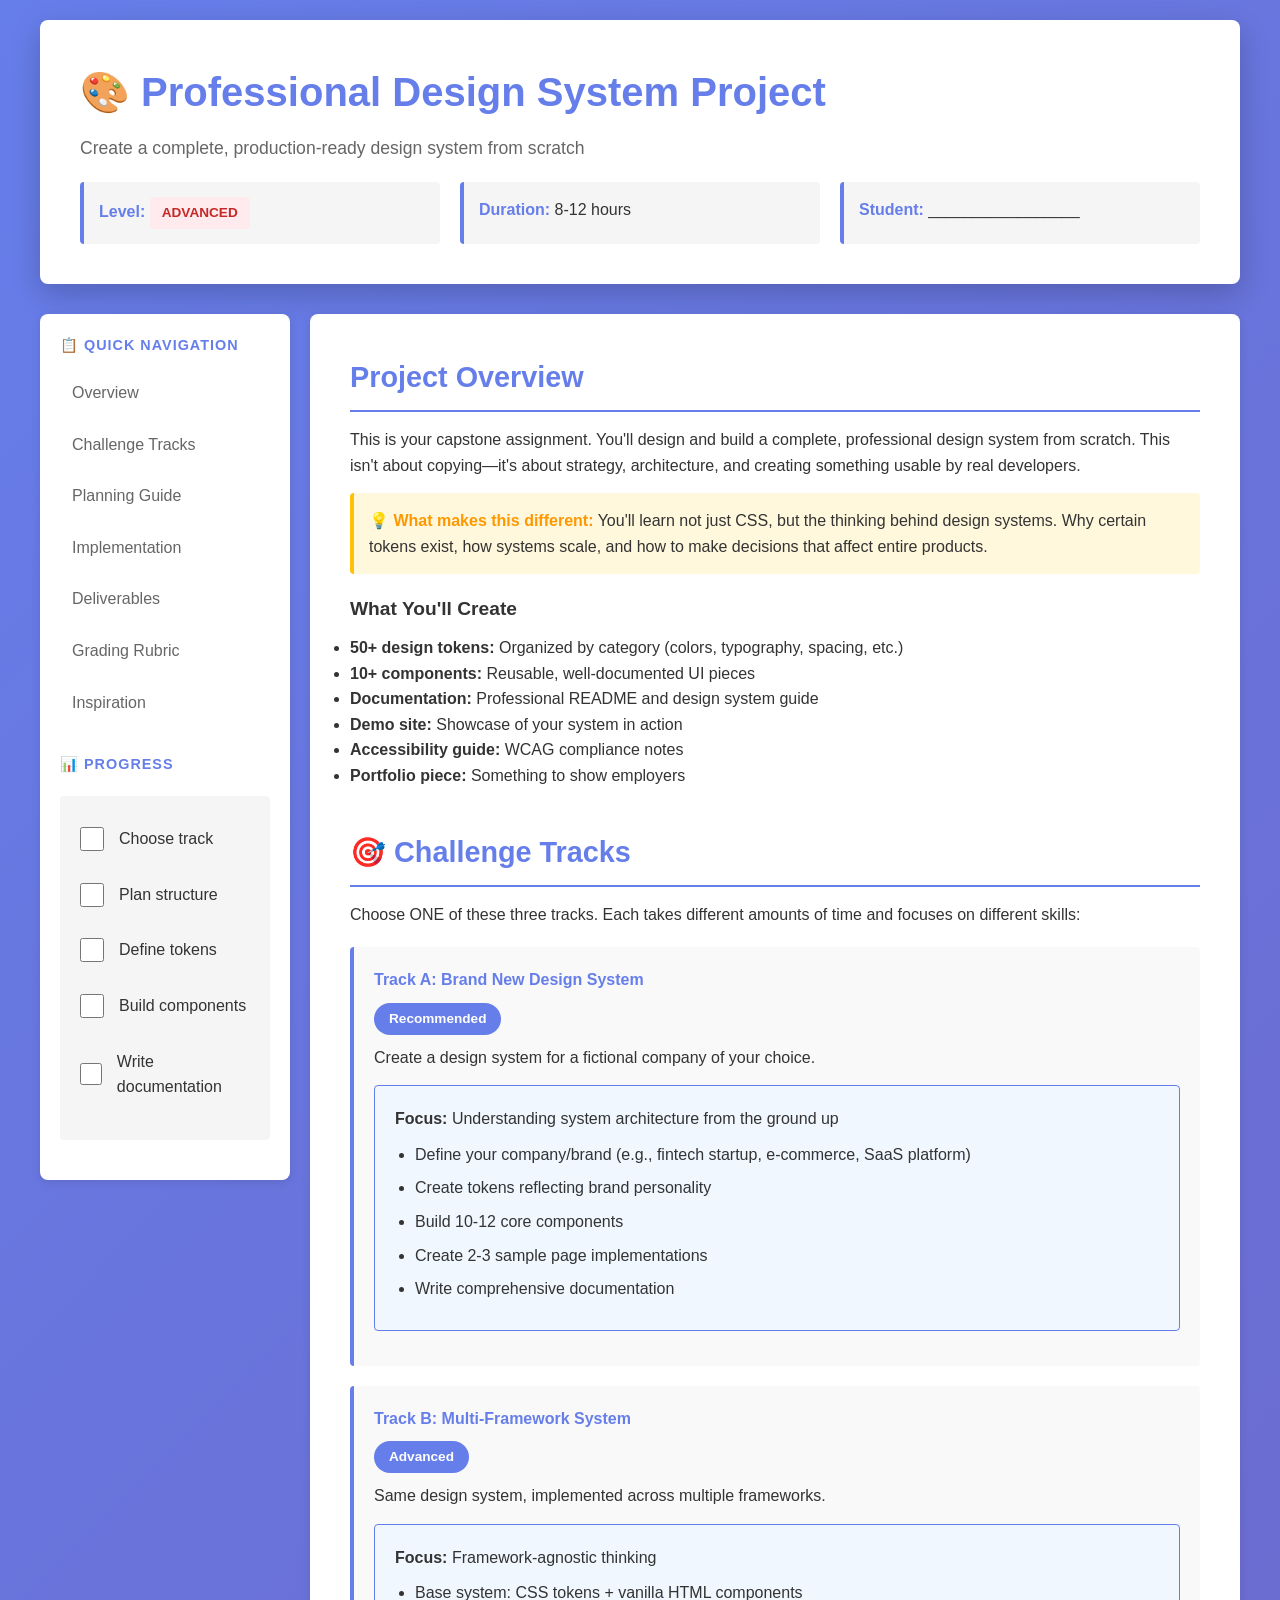
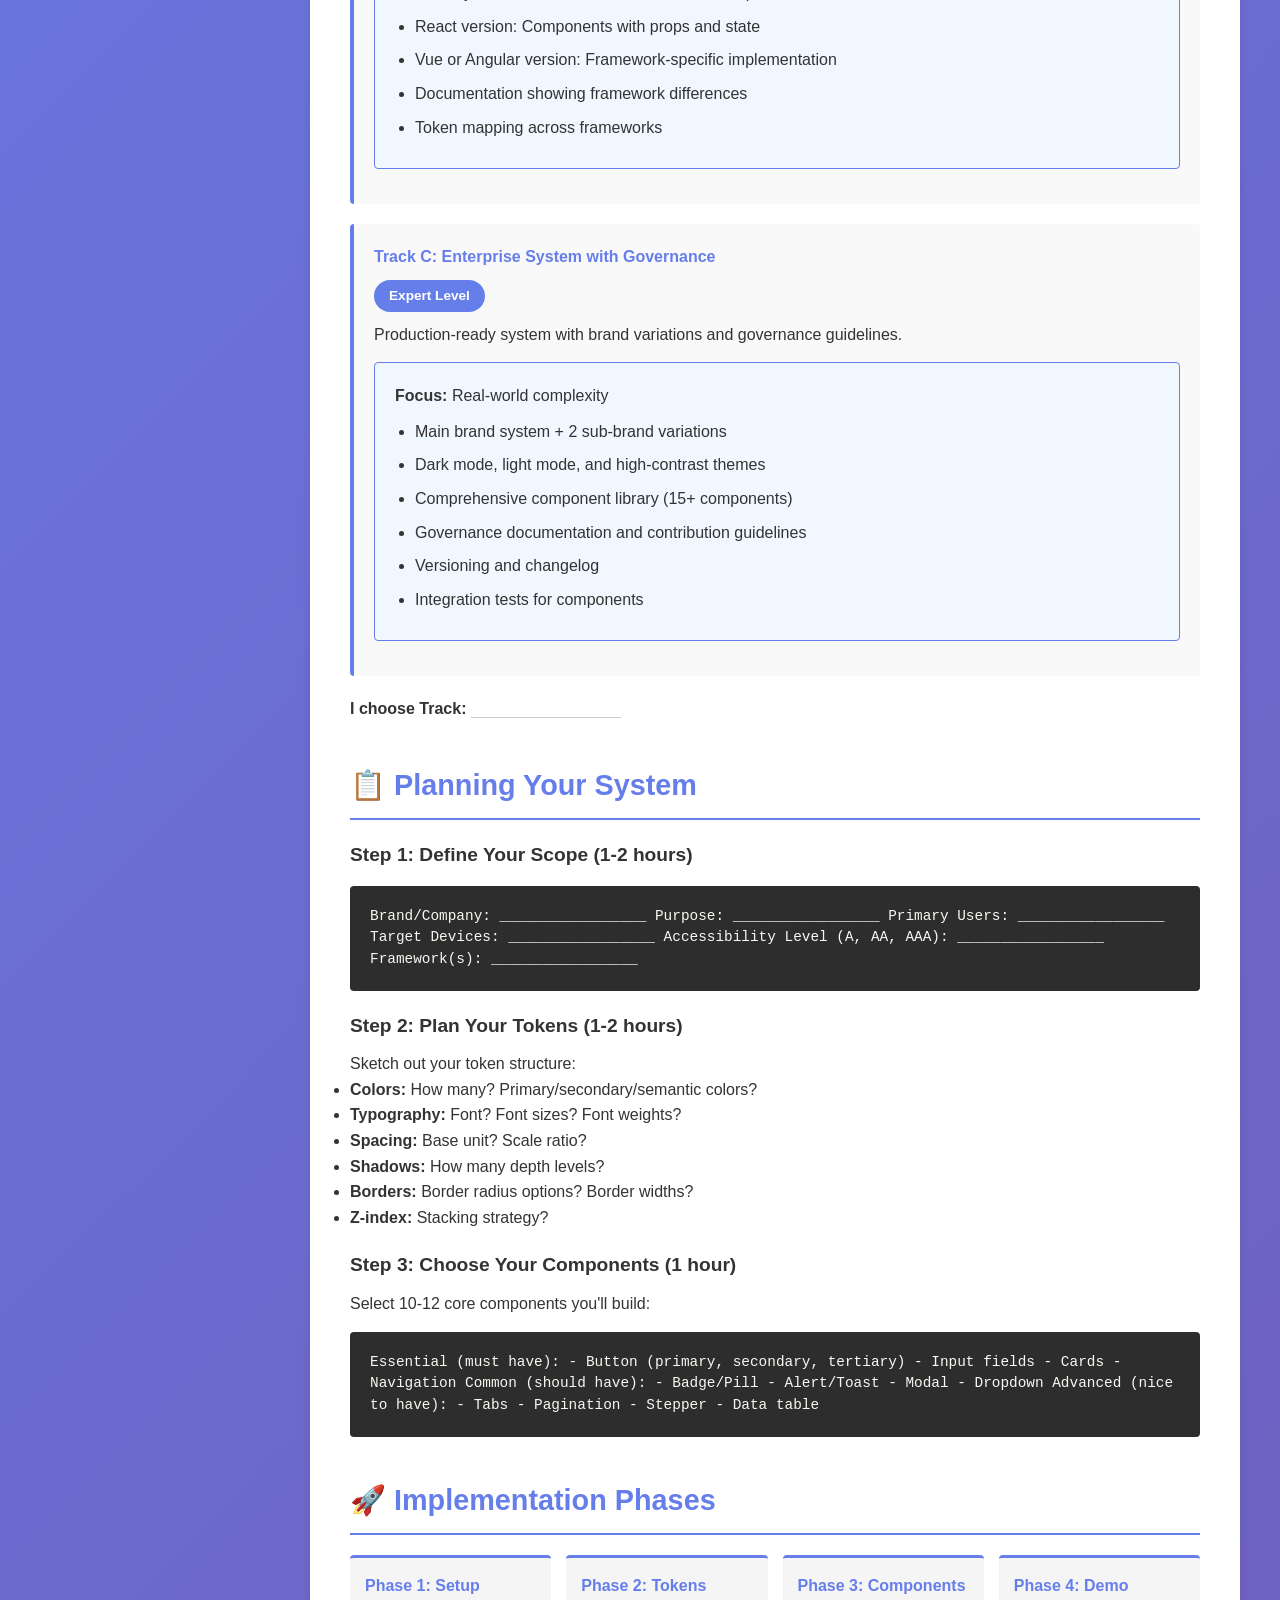
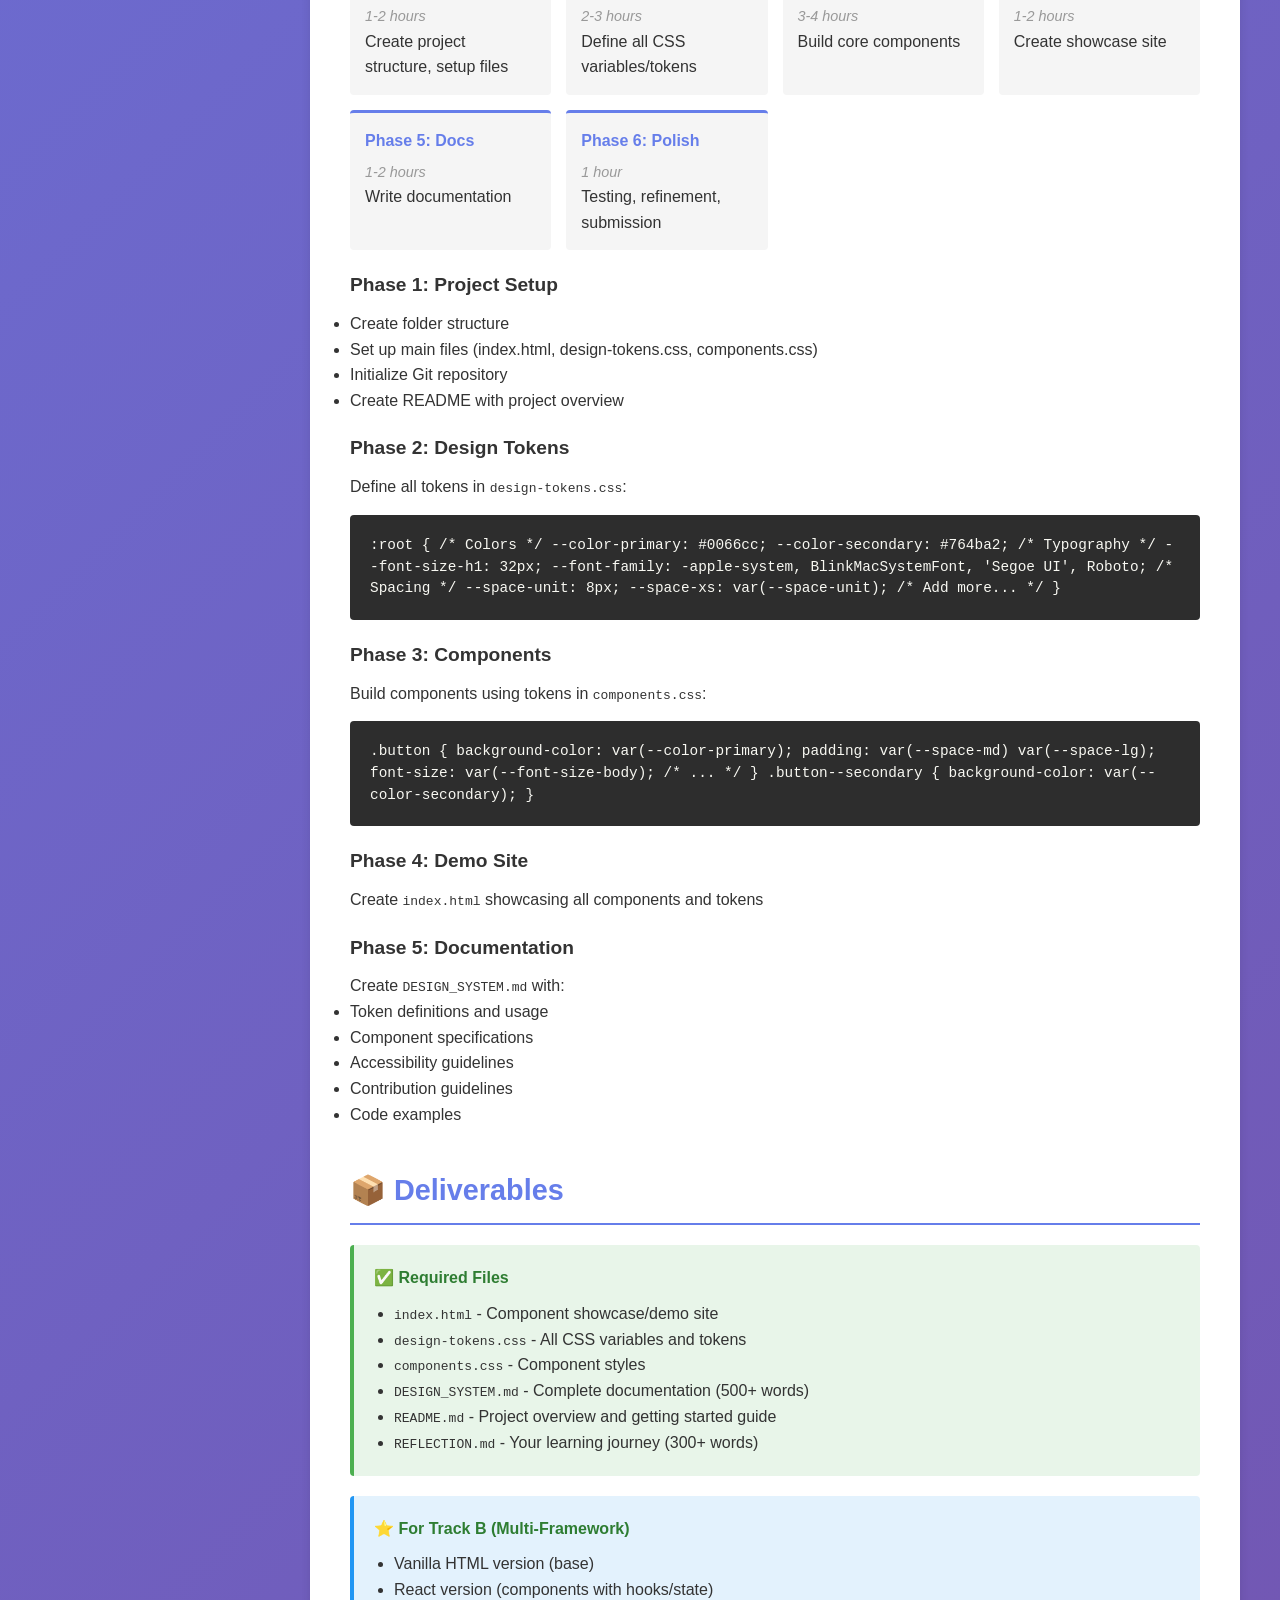
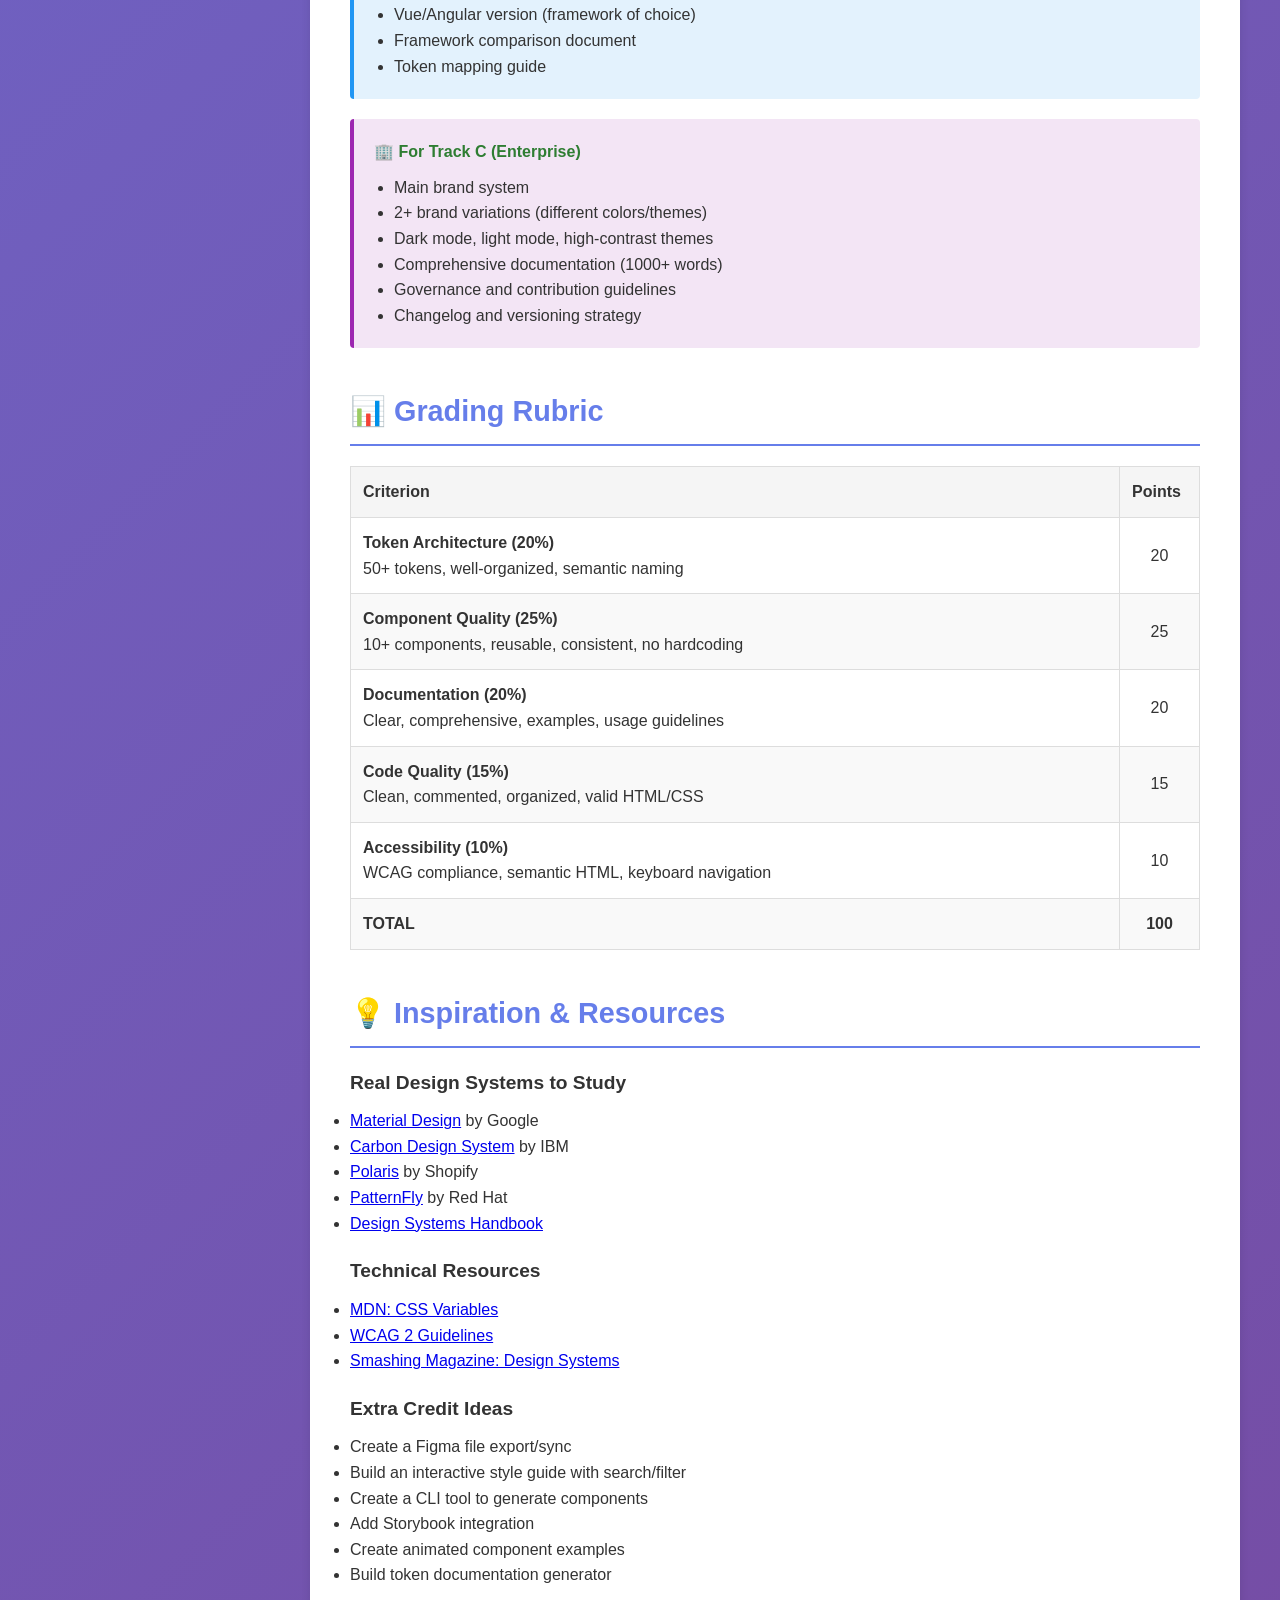
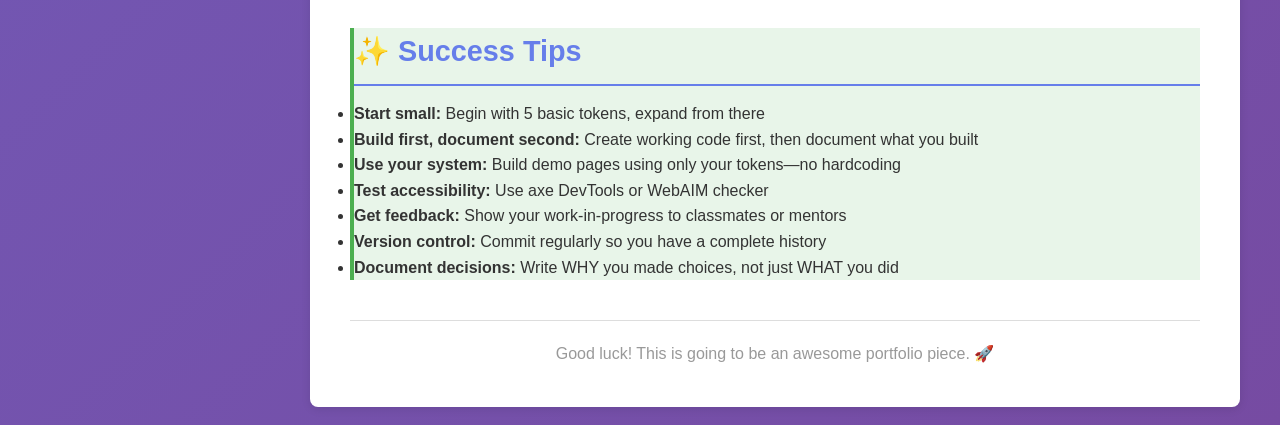
<file: assignments/03-advanced/starter-project.html>
<!DOCTYPE html>
<html lang="en">
<head>
    <meta charset="UTF-8">
    <meta name="viewport" content="width=device-width, initial-scale=1.0">
    <title>Professional Design System Project - Advanced</title>
    <style>
        * {
            margin: 0;
            padding: 0;
            box-sizing: border-box;
        }

        body {
            font-family: -apple-system, BlinkMacSystemFont, 'Segoe UI', Roboto, 'Helvetica Neue', Arial, sans-serif;
            background: linear-gradient(135deg, #667eea 0%, #764ba2 100%);
            color: #333;
            line-height: 1.6;
            min-height: 100vh;
            padding: 20px;
        }

        .container {
            max-width: 1200px;
            margin: 0 auto;
        }

        .header {
            background: white;
            padding: 40px;
            border-radius: 8px;
            box-shadow: 0 10px 30px rgba(0, 0, 0, 0.2);
            margin-bottom: 30px;
        }

        .header h1 {
            color: #667eea;
            font-size: 2.5em;
            margin-bottom: 10px;
        }

        .header p {
            color: #666;
            font-size: 1.1em;
        }

        .project-info {
            display: grid;
            grid-template-columns: repeat(3, 1fr);
            gap: 20px;
            margin-top: 20px;
        }

        .info-box {
            background: #f5f5f5;
            padding: 15px;
            border-radius: 4px;
            border-left: 4px solid #667eea;
        }

        .info-box strong {
            color: #667eea;
        }

        .workspace {
            display: grid;
            grid-template-columns: 250px 1fr;
            gap: 20px;
        }

        .sidebar {
            background: white;
            padding: 20px;
            border-radius: 8px;
            box-shadow: 0 2px 10px rgba(0, 0, 0, 0.1);
            height: fit-content;
            position: sticky;
            top: 20px;
        }

        .sidebar h3 {
            color: #667eea;
            margin-bottom: 15px;
            font-size: 0.9em;
            text-transform: uppercase;
            letter-spacing: 1px;
        }

        .sidebar ul {
            list-style: none;
        }

        .sidebar li {
            margin-bottom: 10px;
        }

        .sidebar a {
            color: #666;
            text-decoration: none;
            display: block;
            padding: 8px 12px;
            border-radius: 4px;
            transition: all 0.2s;
        }

        .sidebar a:hover {
            background: #f5f5f5;
            color: #667eea;
        }

        .sidebar a.active {
            background: #667eea;
            color: white;
        }

        .main-content {
            background: white;
            border-radius: 8px;
            box-shadow: 0 2px 10px rgba(0, 0, 0, 0.1);
            padding: 40px;
        }

        .section {
            margin-bottom: 40px;
        }

        .section h2 {
            color: #667eea;
            font-size: 1.8em;
            margin-bottom: 15px;
            border-bottom: 2px solid #667eea;
            padding-bottom: 10px;
        }

        .section h3 {
            color: #333;
            font-size: 1.2em;
            margin-top: 20px;
            margin-bottom: 10px;
        }

        .challenge-track {
            background: #f9f9f9;
            border-left: 4px solid #667eea;
            padding: 20px;
            margin: 20px 0;
            border-radius: 4px;
        }

        .challenge-track h4 {
            color: #667eea;
            margin-bottom: 10px;
        }

        .requirements {
            background: #f0f7ff;
            border: 1px solid #667eea;
            padding: 20px;
            border-radius: 4px;
            margin: 15px 0;
        }

        .requirements ul {
            margin-left: 20px;
            margin-top: 10px;
        }

        .requirements li {
            margin-bottom: 8px;
        }

        .timeline {
            display: grid;
            grid-template-columns: repeat(auto-fit, minmax(200px, 1fr));
            gap: 15px;
            margin: 20px 0;
        }

        .timeline-item {
            background: #f5f5f5;
            padding: 15px;
            border-radius: 4px;
            border-top: 3px solid #667eea;
        }

        .timeline-item strong {
            color: #667eea;
            display: block;
            margin-bottom: 5px;
        }

        .timeline-item em {
            color: #999;
            font-size: 0.9em;
        }

        .code-block {
            background: #2d2d2d;
            color: #f8f8f2;
            padding: 20px;
            border-radius: 4px;
            overflow-x: auto;
            margin: 15px 0;
            font-family: 'Monaco', 'Courier New', monospace;
            font-size: 0.9em;
            line-height: 1.5;
        }

        .tip {
            background: #fff8dc;
            border-left: 4px solid #ffc107;
            padding: 15px;
            border-radius: 4px;
            margin: 15px 0;
        }

        .tip strong {
            color: #ff9800;
        }

        .deliverables {
            background: #e8f5e9;
            border-left: 4px solid #4caf50;
            padding: 20px;
            border-radius: 4px;
            margin: 20px 0;
        }

        .deliverables h4 {
            color: #2e7d32;
            margin-bottom: 10px;
        }

        .deliverables ul {
            margin-left: 20px;
        }

        .progress-tracker {
            background: #f5f5f5;
            padding: 20px;
            border-radius: 4px;
            margin: 20px 0;
        }

        .progress-item {
            display: flex;
            align-items: center;
            margin-bottom: 10px;
            padding: 10px 0;
        }

        .progress-checkbox {
            width: 24px;
            height: 24px;
            margin-right: 15px;
            cursor: pointer;
        }

        .phase-badge {
            display: inline-block;
            background: #667eea;
            color: white;
            padding: 5px 15px;
            border-radius: 20px;
            font-size: 0.85em;
            font-weight: bold;
            margin-bottom: 10px;
        }

        .difficulty {
            display: inline-block;
            padding: 5px 12px;
            border-radius: 4px;
            font-size: 0.85em;
            font-weight: bold;
        }

        .difficulty.advanced {
            background: #ffebee;
            color: #c62828;
        }

        @media (max-width: 768px) {
            .workspace {
                grid-template-columns: 1fr;
            }

            .sidebar {
                position: static;
            }

            .project-info {
                grid-template-columns: 1fr;
            }

            .header h1 {
                font-size: 1.8em;
            }
        }
    </style>
</head>
<body>
    <div class="container">
        <div class="header">
            <h1>🎨 Professional Design System Project</h1>
            <p>Create a complete, production-ready design system from scratch</p>
            <div class="project-info">
                <div class="info-box">
                    <strong>Level:</strong> <span class="difficulty advanced">ADVANCED</span>
                </div>
                <div class="info-box">
                    <strong>Duration:</strong> 8-12 hours
                </div>
                <div class="info-box">
                    <strong>Student:</strong> _________________
                </div>
            </div>
        </div>

        <div class="workspace">
            <aside class="sidebar">
                <h3>📋 Quick Navigation</h3>
                <ul>
                    <li><a href="#overview" onclick="scrollToSection('overview')">Overview</a></li>
                    <li><a href="#challenges" onclick="scrollToSection('challenges')">Challenge Tracks</a></li>
                    <li><a href="#planning" onclick="scrollToSection('planning')">Planning Guide</a></li>
                    <li><a href="#phases" onclick="scrollToSection('phases')">Implementation</a></li>
                    <li><a href="#deliverables" onclick="scrollToSection('deliverables')">Deliverables</a></li>
                    <li><a href="#rubric" onclick="scrollToSection('rubric')">Grading Rubric</a></li>
                    <li><a href="#inspiration" onclick="scrollToSection('inspiration')">Inspiration</a></li>
                </ul>

                <h3 style="margin-top: 30px;">📊 Progress</h3>
                <div class="progress-tracker">
                    <div class="progress-item">
                        <input type="checkbox" class="progress-checkbox">
                        <span>Choose track</span>
                    </div>
                    <div class="progress-item">
                        <input type="checkbox" class="progress-checkbox">
                        <span>Plan structure</span>
                    </div>
                    <div class="progress-item">
                        <input type="checkbox" class="progress-checkbox">
                        <span>Define tokens</span>
                    </div>
                    <div class="progress-item">
                        <input type="checkbox" class="progress-checkbox">
                        <span>Build components</span>
                    </div>
                    <div class="progress-item">
                        <input type="checkbox" class="progress-checkbox">
                        <span>Write documentation</span>
                    </div>
                </div>
            </aside>

            <main class="main-content">
                <!-- Overview Section -->
                <section class="section" id="overview">
                    <h2>Project Overview</h2>
                    <p>This is your capstone assignment. You'll design and build a complete, professional design system from scratch. This isn't about copying—it's about strategy, architecture, and creating something usable by real developers.</p>

                    <div class="tip">
                        <strong>💡 What makes this different:</strong> You'll learn not just CSS, but the thinking behind design systems. Why certain tokens exist, how systems scale, and how to make decisions that affect entire products.
                    </div>

                    <h3>What You'll Create</h3>
                    <ul>
                        <li><strong>50+ design tokens:</strong> Organized by category (colors, typography, spacing, etc.)</li>
                        <li><strong>10+ components:</strong> Reusable, well-documented UI pieces</li>
                        <li><strong>Documentation:</strong> Professional README and design system guide</li>
                        <li><strong>Demo site:</strong> Showcase of your system in action</li>
                        <li><strong>Accessibility guide:</strong> WCAG compliance notes</li>
                        <li><strong>Portfolio piece:</strong> Something to show employers</li>
                    </ul>
                </section>

                <!-- Challenge Tracks -->
                <section class="section" id="challenges">
                    <h2>🎯 Challenge Tracks</h2>
                    <p>Choose ONE of these three tracks. Each takes different amounts of time and focuses on different skills:</p>

                    <div class="challenge-track">
                        <h4>Track A: Brand New Design System</h4>
                        <p><span class="phase-badge">Recommended</span></p>
                        <p>Create a design system for a fictional company of your choice.</p>
                        <div class="requirements">
                            <strong>Focus:</strong> Understanding system architecture from the ground up
                            <ul>
                                <li>Define your company/brand (e.g., fintech startup, e-commerce, SaaS platform)</li>
                                <li>Create tokens reflecting brand personality</li>
                                <li>Build 10-12 core components</li>
                                <li>Create 2-3 sample page implementations</li>
                                <li>Write comprehensive documentation</li>
                            </ul>
                        </div>
                    </div>

                    <div class="challenge-track">
                        <h4>Track B: Multi-Framework System</h4>
                        <p><span class="phase-badge">Advanced</span></p>
                        <p>Same design system, implemented across multiple frameworks.</p>
                        <div class="requirements">
                            <strong>Focus:</strong> Framework-agnostic thinking
                            <ul>
                                <li>Base system: CSS tokens + vanilla HTML components</li>
                                <li>React version: Components with props and state</li>
                                <li>Vue or Angular version: Framework-specific implementation</li>
                                <li>Documentation showing framework differences</li>
                                <li>Token mapping across frameworks</li>
                            </ul>
                        </div>
                    </div>

                    <div class="challenge-track">
                        <h4>Track C: Enterprise System with Governance</h4>
                        <p><span class="phase-badge">Expert Level</span></p>
                        <p>Production-ready system with brand variations and governance guidelines.</p>
                        <div class="requirements">
                            <strong>Focus:</strong> Real-world complexity
                            <ul>
                                <li>Main brand system + 2 sub-brand variations</li>
                                <li>Dark mode, light mode, and high-contrast themes</li>
                                <li>Comprehensive component library (15+ components)</li>
                                <li>Governance documentation and contribution guidelines</li>
                                <li>Versioning and changelog</li>
                                <li>Integration tests for components</li>
                            </ul>
                        </div>
                    </div>

                    <p><strong>I choose Track:</strong> <input type="text" style="border: none; border-bottom: 1px solid #ccc; width: 150px;"></p>
                </section>

                <!-- Planning Guide -->
                <section class="section" id="planning">
                    <h2>📋 Planning Your System</h2>

                    <h3>Step 1: Define Your Scope (1-2 hours)</h3>
                    <div class="code-block">
Brand/Company: _________________
Purpose: _________________
Primary Users: _________________
Target Devices: _________________
Accessibility Level (A, AA, AAA): _________________
Framework(s): _________________
                    </div>

                    <h3>Step 2: Plan Your Tokens (1-2 hours)</h3>
                    <p>Sketch out your token structure:</p>
                    <ul>
                        <li><strong>Colors:</strong> How many? Primary/secondary/semantic colors?</li>
                        <li><strong>Typography:</strong> Font? Font sizes? Font weights?</li>
                        <li><strong>Spacing:</strong> Base unit? Scale ratio?</li>
                        <li><strong>Shadows:</strong> How many depth levels?</li>
                        <li><strong>Borders:</strong> Border radius options? Border widths?</li>
                        <li><strong>Z-index:</strong> Stacking strategy?</li>
                    </ul>

                    <h3>Step 3: Choose Your Components (1 hour)</h3>
                    <p>Select 10-12 core components you'll build:</p>
                    <div class="code-block">
Essential (must have):
- Button (primary, secondary, tertiary)
- Input fields
- Cards
- Navigation

Common (should have):
- Badge/Pill
- Alert/Toast
- Modal
- Dropdown

Advanced (nice to have):
- Tabs
- Pagination
- Stepper
- Data table
                    </div>
                </section>

                <!-- Implementation Phases -->
                <section class="section" id="phases">
                    <h2>🚀 Implementation Phases</h2>

                    <div class="timeline">
                        <div class="timeline-item">
                            <strong>Phase 1: Setup</strong>
                            <em>1-2 hours</em>
                            <p>Create project structure, setup files</p>
                        </div>
                        <div class="timeline-item">
                            <strong>Phase 2: Tokens</strong>
                            <em>2-3 hours</em>
                            <p>Define all CSS variables/tokens</p>
                        </div>
                        <div class="timeline-item">
                            <strong>Phase 3: Components</strong>
                            <em>3-4 hours</em>
                            <p>Build core components</p>
                        </div>
                        <div class="timeline-item">
                            <strong>Phase 4: Demo</strong>
                            <em>1-2 hours</em>
                            <p>Create showcase site</p>
                        </div>
                        <div class="timeline-item">
                            <strong>Phase 5: Docs</strong>
                            <em>1-2 hours</em>
                            <p>Write documentation</p>
                        </div>
                        <div class="timeline-item">
                            <strong>Phase 6: Polish</strong>
                            <em>1 hour</em>
                            <p>Testing, refinement, submission</p>
                        </div>
                    </div>

                    <h3>Phase 1: Project Setup</h3>
                    <ul>
                        <li>Create folder structure</li>
                        <li>Set up main files (index.html, design-tokens.css, components.css)</li>
                        <li>Initialize Git repository</li>
                        <li>Create README with project overview</li>
                    </ul>

                    <h3>Phase 2: Design Tokens</h3>
                    <p>Define all tokens in <code>design-tokens.css</code>:</p>
                    <div class="code-block">
:root {
    /* Colors */
    --color-primary: #0066cc;
    --color-secondary: #764ba2;
    
    /* Typography */
    --font-size-h1: 32px;
    --font-family: -apple-system, BlinkMacSystemFont, 'Segoe UI', Roboto;
    
    /* Spacing */
    --space-unit: 8px;
    --space-xs: var(--space-unit);
    
    /* Add more... */
}
                    </div>

                    <h3>Phase 3: Components</h3>
                    <p>Build components using tokens in <code>components.css</code>:</p>
                    <div class="code-block">
.button {
    background-color: var(--color-primary);
    padding: var(--space-md) var(--space-lg);
    font-size: var(--font-size-body);
    /* ... */
}

.button--secondary {
    background-color: var(--color-secondary);
}
                    </div>

                    <h3>Phase 4: Demo Site</h3>
                    <p>Create <code>index.html</code> showcasing all components and tokens</p>

                    <h3>Phase 5: Documentation</h3>
                    <p>Create <code>DESIGN_SYSTEM.md</code> with:</p>
                    <ul>
                        <li>Token definitions and usage</li>
                        <li>Component specifications</li>
                        <li>Accessibility guidelines</li>
                        <li>Contribution guidelines</li>
                        <li>Code examples</li>
                    </ul>
                </section>

                <!-- Deliverables -->
                <section class="section" id="deliverables">
                    <h2>📦 Deliverables</h2>

                    <div class="deliverables">
                        <h4>✅ Required Files</h4>
                        <ul>
                            <li><code>index.html</code> - Component showcase/demo site</li>
                            <li><code>design-tokens.css</code> - All CSS variables and tokens</li>
                            <li><code>components.css</code> - Component styles</li>
                            <li><code>DESIGN_SYSTEM.md</code> - Complete documentation (500+ words)</li>
                            <li><code>README.md</code> - Project overview and getting started guide</li>
                            <li><code>REFLECTION.md</code> - Your learning journey (300+ words)</li>
                        </ul>
                    </div>

                    <div class="deliverables" style="background: #e3f2fd; border-left-color: #2196f3;">
                        <h4>⭐ For Track B (Multi-Framework)</h4>
                        <ul>
                            <li>Vanilla HTML version (base)</li>
                            <li>React version (components with hooks/state)</li>
                            <li>Vue/Angular version (framework of choice)</li>
                            <li>Framework comparison document</li>
                            <li>Token mapping guide</li>
                        </ul>
                    </div>

                    <div class="deliverables" style="background: #f3e5f5; border-left-color: #9c27b0;">
                        <h4>🏢 For Track C (Enterprise)</h4>
                        <ul>
                            <li>Main brand system</li>
                            <li>2+ brand variations (different colors/themes)</li>
                            <li>Dark mode, light mode, high-contrast themes</li>
                            <li>Comprehensive documentation (1000+ words)</li>
                            <li>Governance and contribution guidelines</li>
                            <li>Changelog and versioning strategy</li>
                        </ul>
                    </div>
                </section>

                <!-- Grading Rubric -->
                <section class="section" id="rubric">
                    <h2>📊 Grading Rubric</h2>

                    <table style="width: 100%; border-collapse: collapse; margin: 20px 0;">
                        <thead>
                            <tr style="background: #f5f5f5;">
                                <th style="padding: 12px; border: 1px solid #ddd; text-align: left;">Criterion</th>
                                <th style="padding: 12px; border: 1px solid #ddd; text-align: left; width: 80px;">Points</th>
                            </tr>
                        </thead>
                        <tbody>
                            <tr>
                                <td style="padding: 12px; border: 1px solid #ddd;"><strong>Token Architecture (20%)</strong><br>50+ tokens, well-organized, semantic naming</td>
                                <td style="padding: 12px; border: 1px solid #ddd; text-align: center;">20</td>
                            </tr>
                            <tr style="background: #f9f9f9;">
                                <td style="padding: 12px; border: 1px solid #ddd;"><strong>Component Quality (25%)</strong><br>10+ components, reusable, consistent, no hardcoding</td>
                                <td style="padding: 12px; border: 1px solid #ddd; text-align: center;">25</td>
                            </tr>
                            <tr>
                                <td style="padding: 12px; border: 1px solid #ddd;"><strong>Documentation (20%)</strong><br>Clear, comprehensive, examples, usage guidelines</td>
                                <td style="padding: 12px; border: 1px solid #ddd; text-align: center;">20</td>
                            </tr>
                            <tr style="background: #f9f9f9;">
                                <td style="padding: 12px; border: 1px solid #ddd;"><strong>Code Quality (15%)</strong><br>Clean, commented, organized, valid HTML/CSS</td>
                                <td style="padding: 12px; border: 1px solid #ddd; text-align: center;">15</td>
                            </tr>
                            <tr>
                                <td style="padding: 12px; border: 1px solid #ddd;"><strong>Accessibility (10%)</strong><br>WCAG compliance, semantic HTML, keyboard navigation</td>
                                <td style="padding: 12px; border: 1px solid #ddd; text-align: center;">10</td>
                            </tr>
                            <tr style="background: #f9f9f9; font-weight: bold;">
                                <td style="padding: 12px; border: 1px solid #ddd;">TOTAL</td>
                                <td style="padding: 12px; border: 1px solid #ddd; text-align: center;">100</td>
                            </tr>
                        </tbody>
                    </table>
                </section>

                <!-- Inspiration & Resources -->
                <section class="section" id="inspiration">
                    <h2>💡 Inspiration & Resources</h2>

                    <h3>Real Design Systems to Study</h3>
                    <ul>
                        <li><a href="https://material.io/design" target="_blank">Material Design</a> by Google</li>
                        <li><a href="https://www.carbondesignsystem.com/" target="_blank">Carbon Design System</a> by IBM</li>
                        <li><a href="https://polaris.shopify.com/" target="_blank">Polaris</a> by Shopify</li>
                        <li><a href="https://www.patternfly.org/" target="_blank">PatternFly</a> by Red Hat</li>
                        <li><a href="https://www.designsystems.com/" target="_blank">Design Systems Handbook</a></li>
                    </ul>

                    <h3>Technical Resources</h3>
                    <ul>
                        <li><a href="https://developer.mozilla.org/en-US/docs/Web/CSS/--*" target="_blank">MDN: CSS Variables</a></li>
                        <li><a href="https://webaim.org/articles/WCAG2/" target="_blank">WCAG 2 Guidelines</a></li>
                        <li><a href="https://www.smashingmagazine.com/design-systems/" target="_blank">Smashing Magazine: Design Systems</a></li>
                    </ul>

                    <h3>Extra Credit Ideas</h3>
                    <ul>
                        <li>Create a Figma file export/sync</li>
                        <li>Build an interactive style guide with search/filter</li>
                        <li>Create a CLI tool to generate components</li>
                        <li>Add Storybook integration</li>
                        <li>Create animated component examples</li>
                        <li>Build token documentation generator</li>
                    </ul>
                </section>

                <!-- Final Tips -->
                <section class="section" style="background: #e8f5e9; border-left: 4px solid #4caf50;">
                    <h2>✨ Success Tips</h2>
                    <ul>
                        <li><strong>Start small:</strong> Begin with 5 basic tokens, expand from there</li>
                        <li><strong>Build first, document second:</strong> Create working code first, then document what you built</li>
                        <li><strong>Use your system:</strong> Build demo pages using only your tokens—no hardcoding</li>
                        <li><strong>Test accessibility:</strong> Use axe DevTools or WebAIM checker</li>
                        <li><strong>Get feedback:</strong> Show your work-in-progress to classmates or mentors</li>
                        <li><strong>Version control:</strong> Commit regularly so you have a complete history</li>
                        <li><strong>Document decisions:</strong> Write WHY you made choices, not just WHAT you did</li>
                    </ul>
                </section>

                <div style="text-align: center; margin-top: 40px; padding-top: 20px; border-top: 1px solid #ddd;">
                    <p style="color: #999;">Good luck! This is going to be an awesome portfolio piece. 🚀</p>
                </div>
            </main>
        </div>
    </div>

    <script>
        function scrollToSection(sectionId) {
            event.preventDefault();
            const element = document.getElementById(sectionId);
            if (element) {
                element.scrollIntoView({ behavior: 'smooth' });
                // Update active link
                document.querySelectorAll('.sidebar a').forEach(a => a.classList.remove('active'));
                event.target.classList.add('active');
            }
        }
    </script>
</body>
</html>
</file>
<file: 03-css/style.css>
* {
  margin: 0;
  padding: 0;
  box-sizing: border-box;
}

body {
  font-family: Arial, sans-serif;
  line-height: 1.6;
  color: #333;
}

.container {
  display: flex;
  min-height: 100vh;
}

.sidebar {
  width: 200px;
  background-color: #f0f0f0;
  padding: 20px;
  border-right: 1px solid #ddd;
}

.sidebar h3 {
  margin-bottom: 15px;
  font-size: 18px;
}

.sidebar nav {
  display: flex;
  flex-direction: column;
  gap: 10px;
}

.sidebar nav a {
  color: #0066cc;
  text-decoration: none;
  padding: 8px;
  border-radius: 4px;
  transition: background-color 0.3s;
}

.sidebar nav a:hover {
  background-color: #e0e0e0;
}

.content {
  flex: 1;
  padding: 40px;
  max-width: 900px;
}

.hero {
  text-align: center;
  margin-bottom: 40px;
  padding: 40px 0;
  border-bottom: 2px solid #0066cc;
}

.hero h1 {
  font-size: 48px;
  margin-bottom: 10px;
  color: #0066cc;
}

.subtitle {
  font-size: 24px;
  color: #666;
}

section {
  margin-bottom: 40px;
}

section h2 {
  font-size: 32px;
  margin-bottom: 20px;
  color: #0066cc;
  border-bottom: 2px solid #0066cc;
  padding-bottom: 10px;
}

.skills-grid {
  display: grid;
  grid-template-columns: repeat(2, 1fr);
  gap: 15px;
  margin-top: 20px;
}

.skill-card {
  background-color: #f9f9f9;
  padding: 15px;
  border: 1px solid #ddd;
  border-radius: 8px;
  text-align: center;
  font-weight: bold;
  transition: all 0.3s;
}

.skill-card:hover {
  background-color: #0066cc;
  color: white;
  transform: translateY(-2px);
  box-shadow: 0 4px 8px rgba(0, 0, 0, 0.1);
}

.projects-grid {
  display: grid;
  grid-template-columns: repeat(2, 1fr);
  gap: 20px;
  margin-top: 20px;
}

.project-card {
  background-color: #f9f9f9;
  padding: 20px;
  border: 1px solid #ddd;
  border-radius: 8px;
  transition: all 0.3s;
}

.project-card:hover {
  background-color: white;
  box-shadow: 0 8px 16px rgba(0, 0, 0, 0.1);
  transform: translateY(-5px);
}

.project-card h3 {
  color: #0066cc;
  margin-bottom: 10px;
}

footer {
  margin-top: 60px;
  padding-top: 20px;
  border-top: 1px solid #ddd;
  text-align: center;
  color: #666;
}
</file>
<file: 04-javascript/style.css>
* {
  margin: 0;
  padding: 0;
  box-sizing: border-box;
}

body {
  font-family: Arial, sans-serif;
  line-height: 1.6;
  color: #333;
}

.container {
  display: flex;
  min-height: 100vh;
}

.sidebar {
  width: 200px;
  background-color: #f0f0f0;
  padding: 20px;
  border-right: 1px solid #ddd;
  position: fixed;
  height: 100vh;
  left: 0;
  top: 0;
}

.sidebar h3 {
  margin-bottom: 15px;
  font-size: 18px;
}

.sidebar nav {
  display: flex;
  flex-direction: column;
  gap: 10px;
}

.sidebar nav a {
  color: #0066cc;
  text-decoration: none;
  padding: 8px;
  border-radius: 4px;
  cursor: pointer;
  transition: background-color 0.3s;
}

.sidebar nav a:hover {
  background-color: #e0e0e0;
}

.content {
  flex: 1;
  padding: 40px;
  margin-left: 200px;
  max-width: 900px;
}

.hero {
  text-align: center;
  margin-bottom: 40px;
  padding: 40px 0;
  border-bottom: 2px solid #0066cc;
}

.hero h1 {
  font-size: 48px;
  margin-bottom: 10px;
  color: #0066cc;
}

.subtitle {
  font-size: 24px;
  color: #666;
}

section {
  margin-bottom: 40px;
}

section h2 {
  font-size: 32px;
  margin-bottom: 20px;
  color: #0066cc;
  border-bottom: 2px solid #0066cc;
  padding-bottom: 10px;
}

.skills-grid {
  display: grid;
  grid-template-columns: repeat(2, 1fr);
  gap: 15px;
  margin-top: 20px;
}

.skill-card {
  background-color: #f9f9f9;
  padding: 15px;
  border: 1px solid #ddd;
  border-radius: 8px;
  text-align: center;
  font-weight: bold;
  transition: all 0.3s;
  cursor: pointer;
}

.skill-card.highlight {
  background-color: #0066cc;
  color: white;
  transform: translateY(-2px);
  box-shadow: 0 4px 8px rgba(0, 0, 0, 0.1);
}

.projects-grid {
  display: grid;
  grid-template-columns: repeat(2, 1fr);
  gap: 20px;
  margin-top: 20px;
}

.project-card {
  background-color: #f9f9f9;
  padding: 20px;
  border: 1px solid #ddd;
  border-radius: 8px;
  transition: all 0.3s;
  cursor: pointer;
}

.project-card:hover {
  background-color: white;
  box-shadow: 0 8px 16px rgba(0, 0, 0, 0.1);
  transform: translateY(-5px);
}

.project-card h3 {
  color: #0066cc;
  margin-bottom: 10px;
}

.project-details {
  margin-top: 10px;
  padding-top: 10px;
  border-top: 1px solid #ddd;
  font-size: 14px;
}

form {
  display: flex;
  flex-direction: column;
  gap: 10px;
  margin-top: 20px;
  max-width: 500px;
}

input, textarea {
  padding: 10px;
  border: 1px solid #ddd;
  border-radius: 4px;
  font-family: Arial, sans-serif;
}

input:focus, textarea:focus {
  outline: none;
  border-color: #0066cc;
  box-shadow: 0 0 5px rgba(0, 102, 204, 0.3);
}

button {
  padding: 10px 20px;
  background-color: #0066cc;
  color: white;
  border: none;
  border-radius: 4px;
  cursor: pointer;
  font-size: 16px;
  transition: background-color 0.3s;
}

button:hover {
  background-color: #0052a3;
}

footer {
  margin-top: 60px;
  padding-top: 20px;
  border-top: 1px solid #ddd;
  text-align: center;
  color: #666;
}
</file>
<file: 05-jquery/style.css>
* {
  margin: 0;
  padding: 0;
  box-sizing: border-box;
}

body {
  font-family: Arial, sans-serif;
  line-height: 1.6;
  color: #333;
}

.container {
  display: flex;
  min-height: 100vh;
}

.sidebar {
  width: 200px;
  background-color: #f0f0f0;
  padding: 20px;
  border-right: 1px solid #ddd;
  position: fixed;
  height: 100vh;
  left: 0;
  top: 0;
  overflow-y: auto;
}

.sidebar h3 {
  margin-bottom: 15px;
  font-size: 18px;
}

.sidebar nav {
  display: flex;
  flex-direction: column;
  gap: 10px;
}

.sidebar nav a {
  color: #0066cc;
  text-decoration: none;
  padding: 8px;
  border-radius: 4px;
  cursor: pointer;
  transition: all 0.3s;
}

.sidebar nav a:hover,
.sidebar nav a.active {
  background-color: #0066cc;
  color: white;
}

.content {
  flex: 1;
  padding: 40px;
  margin-left: 200px;
}

.hero {
  text-align: center;
  margin-bottom: 40px;
  padding: 40px 0;
  border-bottom: 2px solid #0066cc;
}

.hero h1 {
  font-size: 48px;
  margin-bottom: 10px;
  color: #0066cc;
}

.subtitle {
  font-size: 24px;
  color: #666;
}

section {
  margin-bottom: 40px;
}

section h2 {
  font-size: 32px;
  margin-bottom: 20px;
  color: #0066cc;
  border-bottom: 2px solid #0066cc;
  padding-bottom: 10px;
}

.skills-grid {
  display: grid;
  grid-template-columns: repeat(2, 1fr);
  gap: 15px;
  margin-top: 20px;
}

.skill-card {
  background-color: #f9f9f9;
  padding: 15px;
  border: 1px solid #ddd;
  border-radius: 8px;
  text-align: center;
  font-weight: bold;
  transition: all 0.3s;
  cursor: pointer;
}

.skill-card:hover {
  background-color: #0066cc;
  color: white;
  transform: translateY(-2px);
  box-shadow: 0 4px 8px rgba(0, 0, 0, 0.1);
}

.projects-grid {
  display: grid;
  grid-template-columns: repeat(2, 1fr);
  gap: 20px;
  margin-top: 20px;
}

.project-card {
  background-color: #f9f9f9;
  padding: 20px;
  border: 1px solid #ddd;
  border-radius: 8px;
  transition: all 0.3s;
}

.project-card:hover {
  background-color: white;
  box-shadow: 0 8px 16px rgba(0, 0, 0, 0.1);
  transform: translateY(-5px);
}

.project-card h3 {
  color: #0066cc;
  margin-bottom: 10px;
}

.project-details {
  margin-top: 10px;
  padding-top: 10px;
  border-top: 1px solid #ddd;
  font-size: 14px;
}

.toggle-details {
  color: #666;
  cursor: pointer;
  display: inline-block;
  margin-top: 10px;
}

.toggle-details:hover {
  color: #0066cc;
}

form {
  display: flex;
  flex-direction: column;
  gap: 10px;
  margin-top: 20px;
  max-width: 500px;
}

input, textarea {
  padding: 10px;
  border: 1px solid #ddd;
  border-radius: 4px;
  font-family: Arial, sans-serif;
}

input:focus, textarea:focus {
  outline: none;
  border-color: #0066cc;
  box-shadow: 0 0 5px rgba(0, 102, 204, 0.3);
}

button {
  padding: 10px 20px;
  background-color: #0066cc;
  color: white;
  border: none;
  border-radius: 4px;
  cursor: pointer;
  font-size: 16px;
  transition: background-color 0.3s;
}

button:hover {
  background-color: #0052a3;
}

footer {
  margin-top: 60px;
  padding-top: 20px;
  border-top: 1px solid #ddd;
  text-align: center;
  color: #666;
}
</file>
<file: 07-design-system/design-tokens.css>
/* ========================================
   DESIGN SYSTEM - CSS TOKENS & COMPONENTS
   ======================================== */

/* ========== ROOT VARIABLES - TOKENS ========== */

:root {
  /* Colors - Primary Palette */
  --color-primary: #0066cc;
  --color-primary-dark: #004a99;
  --color-primary-light: #cce5ff;
  --color-primary-lighter: #e6f2ff;

  /* Colors - Neutral */
  --color-charcoal: #1a1a1a;
  --color-dark-gray: #333333;
  --color-gray: #666666;
  --color-light-gray: #f0f0f0;
  --color-lighter-gray: #f9f9f9;
  --color-white: #ffffff;
  --color-border: #e0e0e0;

  /* Colors - Semantic */
  --color-success: #10b981;
  --color-success-dark: #059669;
  --color-warning: #ffc107;
  --color-error: #dc3545;
  --color-info: #17a2b8;

  /* Gradients */
  --gradient-primary: linear-gradient(135deg, #0066cc 0%, #004a99 100%);
  --gradient-success: linear-gradient(135deg, #10b981 0%, #059669 100%);

  /* Typography */
  --font-family-base: 'Segoe UI', Tahoma, Geneva, Verdana, sans-serif;
  --font-family-mono: 'Monaco', 'Courier New', monospace;

  /* Font Sizes */
  --font-size-display: 48px;
  --font-size-h1: 32px;
  --font-size-h2: 24px;
  --font-size-h3: 20px;
  --font-size-body-lg: 16px;
  --font-size-body: 14px;
  --font-size-body-sm: 12px;
  --font-size-label: 13px;

  /* Font Weights */
  --font-weight-light: 300;
  --font-weight-regular: 400;
  --font-weight-semibold: 600;
  --font-weight-bold: 700;

  /* Line Heights */
  --line-height-tight: 1.2;
  --line-height-normal: 1.6;
  --line-height-loose: 1.8;

  /* Spacing Scale (8px base) */
  --space-2xs: 4px;
  --space-xs: 8px;
  --space-sm: 12px;
  --space-md: 16px;
  --space-lg: 20px;
  --space-xl: 24px;
  --space-2xl: 32px;
  --space-3xl: 40px;
  --space-4xl: 48px;
  --space-5xl: 60px;

  /* Border Radius */
  --radius-sharp: 0;
  --radius-sm: 4px;
  --radius-md: 6px;
  --radius-lg: 8px;
  --radius-xl: 12px;
  --radius-round: 16px;
  --radius-full: 50%;

  /* Shadows */
  --shadow-none: 0;
  --shadow-sm: 0 2px 8px rgba(0, 0, 0, 0.1);
  --shadow-md: 0 8px 16px rgba(0, 0, 0, 0.1);
  --shadow-lg: 0 12px 32px rgba(0, 0, 0, 0.15);
  --shadow-xl: 0 20px 60px rgba(0, 0, 0, 0.3);
  --shadow-primary: 0 4px 12px rgba(0, 102, 204, 0.3);

  /* Transitions */
  --transition-quick: 150ms cubic-bezier(0.4, 0, 0.6, 1);
  --transition-normal: 300ms cubic-bezier(0.4, 0, 0.2, 1);
  --transition-smooth: 500ms cubic-bezier(0.4, 0, 0.2, 1);
  --transition-slow: 800ms cubic-bezier(0.4, 0, 0, 1);

  /* Z-Index Scale */
  --z-dropdown: 100;
  --z-sticky: 200;
  --z-fixed: 300;
  --z-modal: 400;
  --z-tooltip: 500;
}

/* ========== GLOBAL STYLES ========== */

* {
  margin: 0;
  padding: 0;
  box-sizing: border-box;
}

html {
  scroll-behavior: smooth;
}

body {
  font-family: var(--font-family-base);
  font-size: var(--font-size-body);
  font-weight: var(--font-weight-regular);
  line-height: var(--line-height-normal);
  color: var(--color-dark-gray);
  background-color: var(--color-white);
  -webkit-font-smoothing: antialiased;
  -moz-osx-font-smoothing: grayscale;
}

/* ========== TYPOGRAPHY ========== */

h1 {
  font-size: var(--font-size-h1);
  font-weight: var(--font-weight-bold);
  line-height: var(--line-height-tight);
  color: var(--color-charcoal);
  margin-bottom: var(--space-md);
}

h2 {
  font-size: var(--font-size-h2);
  font-weight: var(--font-weight-semibold);
  line-height: var(--line-height-tight);
  color: var(--color-charcoal);
  margin-bottom: var(--space-sm);
}

h3 {
  font-size: var(--font-size-h3);
  font-weight: var(--font-weight-semibold);
  line-height: var(--line-height-normal);
  color: var(--color-charcoal);
  margin-bottom: var(--space-sm);
}

p {
  line-height: var(--line-height-loose);
  margin-bottom: var(--space-md);
}

a {
  color: var(--color-primary);
  text-decoration: none;
  transition: color var(--transition-quick);
}

a:hover {
  color: var(--color-primary-dark);
}

/* ========== BUTTONS ========== */

.btn {
  display: inline-block;
  padding: var(--space-md) var(--space-xl);
  border: none;
  border-radius: var(--radius-md);
  font-size: var(--font-size-body);
  font-weight: var(--font-weight-semibold);
  cursor: pointer;
  transition: all var(--transition-normal);
  text-decoration: none;
  outline: none;
  font-family: var(--font-family-base);
}

/* Primary Button */
.btn--primary {
  background: var(--gradient-primary);
  color: var(--color-white);
  box-shadow: var(--shadow-primary);
}

.btn--primary:hover {
  transform: translateY(-2px);
  box-shadow: 0 6px 20px rgba(0, 102, 204, 0.4);
}

.btn--primary:active {
  transform: translateY(0);
}

.btn--primary:focus {
  outline: 2px solid var(--color-primary);
  outline-offset: 2px;
}

.btn--primary:disabled {
  opacity: 0.5;
  cursor: not-allowed;
  transform: none;
}

/* Secondary Button */
.btn--secondary {
  background: var(--color-light-gray);
  color: var(--color-dark-gray);
  border: 1px solid var(--color-border);
}

.btn--secondary:hover {
  background: var(--color-border);
}

/* Success Button */
.btn--success {
  background: var(--gradient-success);
  color: var(--color-white);
  box-shadow: 0 4px 12px rgba(16, 185, 129, 0.3);
}

.btn--success:hover {
  transform: translateY(-2px);
}

/* ========== CARDS ========== */

.card {
  background: var(--color-lighter-gray);
  padding: var(--space-xl);
  border: 1px solid var(--color-border);
  border-radius: var(--radius-xl);
  box-shadow: var(--shadow-sm);
  transition: all var(--transition-normal);
  cursor: pointer;
}

.card:hover {
  box-shadow: var(--shadow-lg);
  transform: translateY(-4px);
  border-color: var(--color-primary);
}

.card--white {
  background: var(--color-white);
}

.card--elevated {
  box-shadow: var(--shadow-md);
}

.card--elevated:hover {
  box-shadow: var(--shadow-lg);
}

/* ========== INPUTS ========== */

.input {
  display: block;
  width: 100%;
  padding: var(--space-md);
  border: 2px solid var(--color-border);
  border-radius: var(--radius-md);
  font-size: var(--font-size-body);
  font-family: var(--font-family-base);
  transition: all var(--transition-quick);
  background-color: var(--color-white);
}

.input:focus {
  outline: none;
  border-color: var(--color-primary);
  box-shadow: 0 0 0 3px rgba(0, 102, 204, 0.1);
}

.input:disabled {
  background-color: var(--color-light-gray);
  cursor: not-allowed;
  opacity: 0.6;
}

.input--error {
  border-color: var(--color-error);
}

.input--error:focus {
  box-shadow: 0 0 0 3px rgba(220, 53, 69, 0.1);
}

textarea.input {
  resize: vertical;
  min-height: 100px;
}

/* ========== BADGES ========== */

.badge {
  display: inline-block;
  padding: var(--space-2xs) var(--space-sm);
  border-radius: var(--radius-round);
  font-size: var(--font-size-body-sm);
  font-weight: var(--font-weight-semibold);
  white-space: nowrap;
}

.badge--primary {
  background: var(--color-primary-light);
  color: var(--color-primary);
}

.badge--success {
  background: #d4edda;
  color: var(--color-success);
}

.badge--warning {
  background: #fff3cd;
  color: #856404;
}

.badge--error {
  background: #f8d7da;
  color: var(--color-error);
}

/* ========== ALERTS ========== */

.alert {
  padding: var(--space-md);
  border-radius: var(--radius-md);
  border-left: 4px solid;
  margin-bottom: var(--space-md);
  animation: slideDown var(--transition-normal);
}

.alert--success {
  background: #ecfdf5;
  border-color: var(--color-success);
  color: var(--color-success-dark);
}

.alert--warning {
  background: #fffbeb;
  border-color: var(--color-warning);
  color: #92400e;
}

.alert--error {
  background: #fef2f2;
  border-color: var(--color-error);
  color: #991b1b;
}

.alert--info {
  background: #eff6ff;
  border-color: var(--color-info);
  color: #164e63;
}

/* ========== GRID & LAYOUT ========== */

.container {
  max-width: 1200px;
  margin: 0 auto;
  padding: 0 var(--space-md);
}

.container--fluid {
  max-width: 100%;
}

.grid {
  display: grid;
  gap: var(--space-md);
}

.grid--cols-2 {
  grid-template-columns: repeat(2, 1fr);
}

.grid--cols-3 {
  grid-template-columns: repeat(3, 1fr);
}

.grid--cols-4 {
  grid-template-columns: repeat(4, 1fr);
}

.grid--auto {
  grid-template-columns: repeat(auto-fit, minmax(250px, 1fr));
}

.flex {
  display: flex;
  gap: var(--space-md);
}

.flex--center {
  align-items: center;
  justify-content: center;
}

.flex--between {
  justify-content: space-between;
}

.flex--column {
  flex-direction: column;
}

/* ========== SPACING UTILITIES ========== */

.p-xs { padding: var(--space-xs); }
.p-sm { padding: var(--space-sm); }
.p-md { padding: var(--space-md); }
.p-lg { padding: var(--space-lg); }
.p-xl { padding: var(--space-xl); }

.m-xs { margin: var(--space-xs); }
.m-sm { margin: var(--space-sm); }
.m-md { margin: var(--space-md); }
.m-lg { margin: var(--space-lg); }
.m-xl { margin: var(--space-xl); }

.mb-md { margin-bottom: var(--space-md); }
.mb-lg { margin-bottom: var(--space-lg); }
.mt-md { margin-top: var(--space-md); }
.mt-lg { margin-top: var(--space-lg); }

/* ========== ANIMATIONS ========== */

@keyframes slideDown {
  from {
    opacity: 0;
    transform: translateY(-10px);
  }
  to {
    opacity: 1;
    transform: translateY(0);
  }
}

@keyframes fadeIn {
  from {
    opacity: 0;
  }
  to {
    opacity: 1;
  }
}

@keyframes pulse {
  0%, 100% {
    opacity: 1;
  }
  50% {
    opacity: 0.5;
  }
}

/* ========== RESPONSIVE ========== */

@media (max-width: 768px) {
  :root {
    --font-size-display: 36px;
    --font-size-h1: 24px;
    --font-size-h2: 20px;
  }

  .grid--cols-2,
  .grid--cols-3,
  .grid--cols-4 {
    grid-template-columns: 1fr;
  }

  .hide-mobile {
    display: none;
  }
}

/* ========== FOCUS VISIBLE (Keyboard Navigation) ========== */

:focus-visible {
  outline: 2px solid var(--color-primary);
  outline-offset: 2px;
}

button:focus-visible,
a:focus-visible,
input:focus-visible {
  outline: 2px solid var(--color-primary);
  outline-offset: 2px;
}

/* ========== REDUCED MOTION ========== */

@media (prefers-reduced-motion: reduce) {
  * {
    animation-duration: 0.01ms !important;
    animation-iteration-count: 1 !important;
    transition-duration: 0.01ms !important;
  }
}
</file>
<file: assignments/02-intermediate/design-tokens.css>
/* ========================================
   EXTENDED DESIGN SYSTEM TOKENS
   Option A: New Components + Option B: Dark Mode
   ======================================== */

/* Import base tokens from version 7 */
@import url("../../07-design-system/design-tokens.css");

/* ========== DARK MODE THEME ========== */
:root.dark-mode {
  /* Dark Background Colors */
  --color-background: #1a1a1a;
  --color-white: #0d0d0d;
  --color-lighter-gray: #1f1f1f;
  --color-light-gray: #2a2a2a;
  --color-border: #404040;

  /* Dark Text Colors */
  --color-charcoal: #e0e0e0;
  --color-dark-gray: #d0d0d0;
  --color-gray: #909090;
  --color-text-muted: #707070;

  /* Primary Colors - Adjusted for dark mode */
  --color-primary: #5ba3ff;
  --color-primary-dark: #3d82dd;
  --color-primary-light: #1a3a5c;
  --color-primary-lighter: #0f1f2e;

  /* Semantic Colors - Dark Mode */
  --color-success: #4ade80;
  --color-success-dark: #22c55e;
  --color-success-light: #1a3a24;
  --color-success-bg: #0f2818;
  --color-success-text: #4ade80;

  --color-error: #ff6b6b;
  --color-error-dark: #ff5252;
  --color-error-light: #3a1f1f;
  --color-error-bg: #2a0f0f;
  --color-error-text: #ff8787;

  --color-warning: #fbbf24;
  --color-warning-dark: #f59e0b;
  --color-warning-light: #3a2f1f;
  --color-warning-bg: #2a1f0f;
  --color-warning-text: #fcd34d;

  --color-info: #38bdf8;
  --color-info-dark: #0ea5e9;
  --color-info-light: #1a2f3a;
  --color-info-bg: #0f1f2a;
  --color-info-text: #38bdf8;

  /* Light Variants */
  --color-success-lighter: #051612;
  --color-error-lighter: #250909;
  --color-warning-lighter: #250f00;
  --color-info-lighter: #0a161f;
  --color-neutral-light: #2a2a2a;

  /* Shadows - Adjusted for dark mode (more subtle) */
  --shadow-sm: 0 2px 8px rgba(0, 0, 0, 0.5);
  --shadow-md: 0 8px 16px rgba(0, 0, 0, 0.6);
  --shadow-lg: 0 12px 32px rgba(0, 0, 0, 0.7);
  --shadow-xl: 0 20px 60px rgba(0, 0, 0, 0.8);
  --shadow-primary: 0 4px 12px rgba(91, 163, 255, 0.3);
}

/* ========== NEW TOKENS FOR COMPONENTS ========== */

:root {
  /* ===== NOTIFICATION/TOAST TOKENS ===== */
  --notification-width: 320px;
  --notification-padding: var(--space-md);
  --notification-border-radius: var(--radius-md);
  --notification-shadow: var(--shadow-lg);
  --notification-z-index: 500;
  --notification-animation-duration: var(--transition-normal);

  /* Toast specific timings */
  --toast-auto-hide-duration: 5000ms;
  --toast-animation-distance: 20px;

  /* Semantic colors for notifications */
  --color-success-bg: #d4edda;
  --color-success-border: #c3e6cb;
  --color-success-text: #155724;

  --color-error-bg: #f8d7da;
  --color-error-border: #f5c6cb;
  --color-error-text: #721c24;

  --color-warning-bg: #fff3cd;
  --color-warning-border: #ffeeba;
  --color-warning-text: #856404;

  --color-info-bg: #d1ecf1;
  --color-info-border: #bee5eb;
  --color-info-text: #0c5460;

  /* ===== MODAL/DIALOG TOKENS ===== */
  --modal-backdrop-bg: rgba(0, 0, 0, 0.5);
  --modal-backdrop-blur: 0;
  --modal-border-radius: var(--radius-lg);
  --modal-shadow: var(--shadow-xl);
  --modal-z-index: 400;
  --modal-width-sm: 400px;
  --modal-width-md: 600px;
  --modal-width-lg: 800px;
  --modal-max-width: 90vw;
  --modal-animation-duration: var(--transition-normal);

  /* Modal spacing */
  --modal-header-padding: var(--space-lg);
  --modal-body-padding: var(--space-lg);
  --modal-footer-padding: var(--space-lg);

  /* ===== TOOLTIP TOKENS ===== */
  --tooltip-max-width: 200px;
  --tooltip-padding: var(--space-sm) var(--space-md);
  --tooltip-border-radius: var(--radius-md);
  --tooltip-bg: var(--color-charcoal);
  --tooltip-text: var(--color-white);
  --tooltip-shadow: var(--shadow-md);
  --tooltip-z-index: 500;
  --tooltip-arrow-size: 6px;
  --tooltip-animation-duration: var(--transition-quick);
  --tooltip-offset: 8px;
  --tooltip-font-size: var(--font-size-body-sm);
}

/* ========== SEMANTIC COLOR LIGHT VARIANTS ===== */
:root {
  --color-success-light: #d4edda;
  --color-success-lighter: #f0f7f4;
  --color-error-light: #f8d7da;
  --color-error-lighter: #fef5f6;
  --color-warning-light: #fff3cd;
  --color-warning-lighter: #fffbf0;
  --color-info-light: #d1ecf1;
  --color-info-lighter: #f0f8fa;

  --color-neutral-light: #f5f5f5;
  --color-text-muted: #999999;
}
</file>
<file: assignments/02-intermediate/components.css>
/* ========================================
   COMPONENT STYLES
   Notification, Modal, and Tooltip Components
   ======================================== */

/* ========================================
   1. NOTIFICATION/TOAST COMPONENT
   ======================================== */

.notification {
  position: fixed;
  display: flex;
  align-items: flex-start;
  gap: var(--space-md);
  width: var(--notification-width);
  padding: var(--notification-padding);
  background-color: var(--color-white);
  border-radius: var(--notification-border-radius);
  box-shadow: var(--notification-shadow);
  z-index: var(--notification-z-index);
  animation: slideInRight var(--notification-animation-duration) ease-out;
}

/* Position variants */
.notification--top-right {
  top: var(--space-lg);
  right: var(--space-lg);
}

.notification--top-left {
  top: var(--space-lg);
  left: var(--space-lg);
}

.notification--bottom-right {
  bottom: var(--space-lg);
  right: var(--space-lg);
}

.notification--bottom-left {
  bottom: var(--space-lg);
  left: var(--space-lg);
}

/* Exit animation */
.notification.closing {
  animation: slideOutRight var(--notification-animation-duration) ease-in;
}

/* Type variants - Success */
.notification--success {
  border-left: 4px solid var(--color-success);
  background-color: var(--color-success-bg);
  color: var(--color-success-text);
}

.notification--success .notification__icon {
  color: var(--color-success);
}

/* Type variants - Error */
.notification--error {
  border-left: 4px solid var(--color-error);
  background-color: var(--color-error-bg);
  color: var(--color-error-text);
}

.notification--error .notification__icon {
  color: var(--color-error);
}

/* Type variants - Warning */
.notification--warning {
  border-left: 4px solid var(--color-warning);
  background-color: var(--color-warning-bg);
  color: var(--color-warning-text);
}

.notification--warning .notification__icon {
  color: var(--color-warning);
}

/* Type variants - Info */
.notification--info {
  border-left: 4px solid var(--color-info);
  background-color: var(--color-info-bg);
  color: var(--color-info-text);
}

.notification--info .notification__icon {
  color: var(--color-info);
}

/* Notification content */
.notification__content {
  flex: 1;
}

.notification__title {
  font-weight: var(--font-weight-semibold);
  font-size: var(--font-size-body);
  margin-bottom: var(--space-xs);
}

.notification__message {
  font-size: var(--font-size-body-sm);
  line-height: var(--line-height-normal);
}

/* Close button */
.notification__close {
  flex-shrink: 0;
  background: none;
  border: none;
  cursor: pointer;
  font-size: 20px;
  opacity: 0.7;
  transition: opacity var(--transition-quick);
  padding: 0;
  line-height: 1;
}

.notification__close:hover {
  opacity: 1;
}

/* Icon area */
.notification__icon {
  flex-shrink: 0;
  font-size: 20px;
  width: 24px;
  height: 24px;
  display: flex;
  align-items: center;
  justify-content: center;
  margin-top: 2px;
}

/* Animations */
@keyframes slideInRight {
  from {
    transform: translateX(100%);
    opacity: 0;
  }
  to {
    transform: translateX(0);
    opacity: 1;
  }
}

@keyframes slideOutRight {
  from {
    transform: translateX(0);
    opacity: 1;
  }
  to {
    transform: translateX(100%);
    opacity: 0;
  }
}

/* ========================================
   2. MODAL/DIALOG COMPONENT
   ======================================== */

/* Modal backdrop/overlay */
.modal-overlay {
  position: fixed;
  top: 0;
  left: 0;
  width: 100%;
  height: 100%;
  background-color: var(--modal-backdrop-bg);
  display: flex;
  align-items: center;
  justify-content: center;
  z-index: var(--modal-z-index);
  opacity: 0;
  visibility: hidden;
  transition: opacity var(--modal-animation-duration),
              visibility var(--modal-animation-duration);
}

.modal-overlay.active {
  opacity: 1;
  visibility: visible;
}

/* Modal container */
.modal {
  background-color: var(--color-white);
  border-radius: var(--modal-border-radius);
  box-shadow: var(--modal-shadow);
  width: var(--modal-width-md);
  max-width: var(--modal-max-width);
  max-height: 90vh;
  display: flex;
  flex-direction: column;
  transform: scale(0.95);
  opacity: 0;
  transition: transform var(--modal-animation-duration),
              opacity var(--modal-animation-duration);
}

.modal-overlay.active .modal {
  transform: scale(1);
  opacity: 1;
}

/* Modal size variants */
.modal--sm {
  width: var(--modal-width-sm);
}

.modal--lg {
  width: var(--modal-width-lg);
}

/* Modal header */
.modal__header {
  display: flex;
  align-items: center;
  justify-content: space-between;
  padding: var(--modal-header-padding);
  border-bottom: 1px solid var(--color-border);
  flex-shrink: 0;
}

.modal__title {
  font-size: var(--font-size-h2);
  font-weight: var(--font-weight-bold);
  color: var(--color-charcoal);
  margin: 0;
}

.modal__close {
  background: none;
  border: none;
  cursor: pointer;
  font-size: 24px;
  color: var(--color-gray);
  padding: 0;
  width: 32px;
  height: 32px;
  display: flex;
  align-items: center;
  justify-content: center;
  border-radius: var(--radius-md);
  transition: all var(--transition-quick);
}

.modal__close:hover {
  background-color: var(--color-light-gray);
  color: var(--color-charcoal);
}

/* Modal body */
.modal__body {
  padding: var(--modal-body-padding);
  overflow-y: auto;
  flex: 1;
}

/* Modal footer */
.modal__footer {
  padding: var(--modal-footer-padding);
  border-top: 1px solid var(--color-border);
  display: flex;
  gap: var(--space-md);
  justify-content: flex-end;
  flex-shrink: 0;
  background-color: var(--color-lighter-gray);
}

/* Footer buttons */
.modal__footer .btn {
  margin: 0;
}

/* ========================================
   3. TOOLTIP COMPONENT
   ======================================== */

/* Tooltip trigger wrapper */
.tooltip-container {
  position: relative;
  display: inline-block;
}

/* Tooltip text element */
.tooltip {
  position: absolute;
  background-color: var(--tooltip-bg);
  color: var(--tooltip-text);
  padding: var(--tooltip-padding);
  border-radius: var(--tooltip-border-radius);
  font-size: var(--tooltip-font-size);
  white-space: nowrap;
  z-index: var(--tooltip-z-index);
  box-shadow: var(--tooltip-shadow);
  opacity: 0;
  visibility: hidden;
  transition: opacity var(--tooltip-animation-duration),
              visibility var(--tooltip-animation-duration);
  pointer-events: none;
  max-width: var(--tooltip-max-width);
  word-wrap: break-word;
  white-space: normal;
}

/* Tooltip arrow (pseudo-element) */
.tooltip::before {
  content: '';
  position: absolute;
  width: 0;
  height: 0;
  border-style: solid;
}

/* Tooltip active state */
.tooltip-container:hover .tooltip,
.tooltip.active {
  opacity: 1;
  visibility: visible;
}

/* ===== Position Variants ===== */

/* Top position */
.tooltip--top {
  bottom: 100%;
  left: 50%;
  transform: translateX(-50%) translateY(-var(--tooltip-offset));
  margin-bottom: var(--tooltip-arrow-size);
}

.tooltip--top::before {
  bottom: calc(-1 * var(--tooltip-arrow-size));
  left: 50%;
  transform: translateX(-50%);
  border-width: var(--tooltip-arrow-size) var(--tooltip-arrow-size) 0 var(--tooltip-arrow-size);
  border-color: var(--tooltip-bg) transparent transparent transparent;
}

.tooltip-container:hover .tooltip--top {
  transform: translateX(-50%) translateY(0);
}

/* Bottom position */
.tooltip--bottom {
  top: 100%;
  left: 50%;
  transform: translateX(-50%) translateY(var(--tooltip-offset));
  margin-top: var(--tooltip-arrow-size);
}

.tooltip--bottom::before {
  top: calc(-1 * var(--tooltip-arrow-size));
  left: 50%;
  transform: translateX(-50%);
  border-width: 0 var(--tooltip-arrow-size) var(--tooltip-arrow-size) var(--tooltip-arrow-size);
  border-color: transparent transparent var(--tooltip-bg) transparent;
}

.tooltip-container:hover .tooltip--bottom {
  transform: translateX(-50%) translateY(0);
}

/* Left position */
.tooltip--left {
  right: 100%;
  top: 50%;
  transform: translateY(-50%) translateX(-var(--tooltip-offset));
  margin-right: var(--tooltip-arrow-size);
}

.tooltip--left::before {
  right: calc(-1 * var(--tooltip-arrow-size));
  top: 50%;
  transform: translateY(-50%);
  border-width: var(--tooltip-arrow-size) 0 var(--tooltip-arrow-size) var(--tooltip-arrow-size);
  border-color: transparent transparent transparent var(--tooltip-bg);
}

.tooltip-container:hover .tooltip--left {
  transform: translateY(-50%) translateX(0);
}

/* Right position */
.tooltip--right {
  left: 100%;
  top: 50%;
  transform: translateY(-50%) translateX(var(--tooltip-offset));
  margin-left: var(--tooltip-arrow-size);
}

.tooltip--right::before {
  left: calc(-1 * var(--tooltip-arrow-size));
  top: 50%;
  transform: translateY(-50%);
  border-width: var(--tooltip-arrow-size) var(--tooltip-arrow-size) var(--tooltip-arrow-size) 0;
  border-color: transparent var(--tooltip-bg) transparent transparent;
}

.tooltip-container:hover .tooltip--right {
  transform: translateY(-50%) translateX(0);
}

/* ===== Color Variants for Tooltips ===== */

.tooltip--light {
  background-color: var(--color-white);
  color: var(--color-charcoal);
  border: 1px solid var(--color-border);
}

.tooltip--light::before {
  border-color: var(--color-white) transparent transparent transparent;
}

.tooltip--light.tooltip--bottom::before {
  border-color: transparent transparent var(--color-white) transparent;
}

.tooltip--light.tooltip--left::before {
  border-color: transparent transparent transparent var(--color-white);
}

.tooltip--light.tooltip--right::before {
  border-color: transparent var(--color-white) transparent transparent;
}

.tooltip--success {
  background-color: var(--color-success);
  color: var(--color-white);
}

.tooltip--error {
  background-color: var(--color-error);
  color: var(--color-white);
}

.tooltip--warning {
  background-color: var(--color-warning);
  color: var(--color-charcoal);
}

.tooltip--info {
  background-color: var(--color-info);
  color: var(--color-white);
}

/* ========================================
   HELPER UTILITIES
   ======================================== */

/* Container for demo purposes */
.component-showcase {
  padding: var(--space-lg);
  background-color: var(--color-lighter-gray);
  border-radius: var(--radius-md);
  margin: var(--space-lg) 0;
  display: flex;
  align-items: center;
  justify-content: center;
  gap: var(--space-lg);
  flex-wrap: wrap;
  min-height: 200px;
}

.component-showcase--tall {
  min-height: 400px;
}

/* Documentation helper */
.code-example {
  background-color: var(--color-dark-gray);
  color: var(--color-white);
  padding: var(--space-lg);
  border-radius: var(--radius-md);
  overflow-x: auto;
  font-family: var(--font-family-mono);
  font-size: var(--font-size-body-sm);
  line-height: 1.5;
  margin: var(--space-md) 0;
}

.code-example code {
  color: var(--color-white);
}

/* Section spacing */
.component-section {
  margin: var(--space-2xl) 0;
  padding: var(--space-lg);
  background-color: var(--color-white);
  border-radius: var(--radius-md);
  border: 1px solid var(--color-border);
}

.component-section h2 {
  margin-top: 0;
}

/* Responsive adjustments */
@media (max-width: 768px) {
  .modal {
    width: 90vw;
    max-height: 80vh;
  }

  .notification {
    width: calc(100vw - 2 * var(--space-lg));
    max-width: var(--notification-width);
  }

  .modal__footer {
    flex-direction: column-reverse;
  }

  .modal__footer .btn {
    width: 100%;
  }

  .tooltip {
    max-width: 150px;
  }
}

/* Print styles */
@media print {
  .notification,
  .modal-overlay,
  .tooltip {
    display: none !important;
  }
}
</file>
